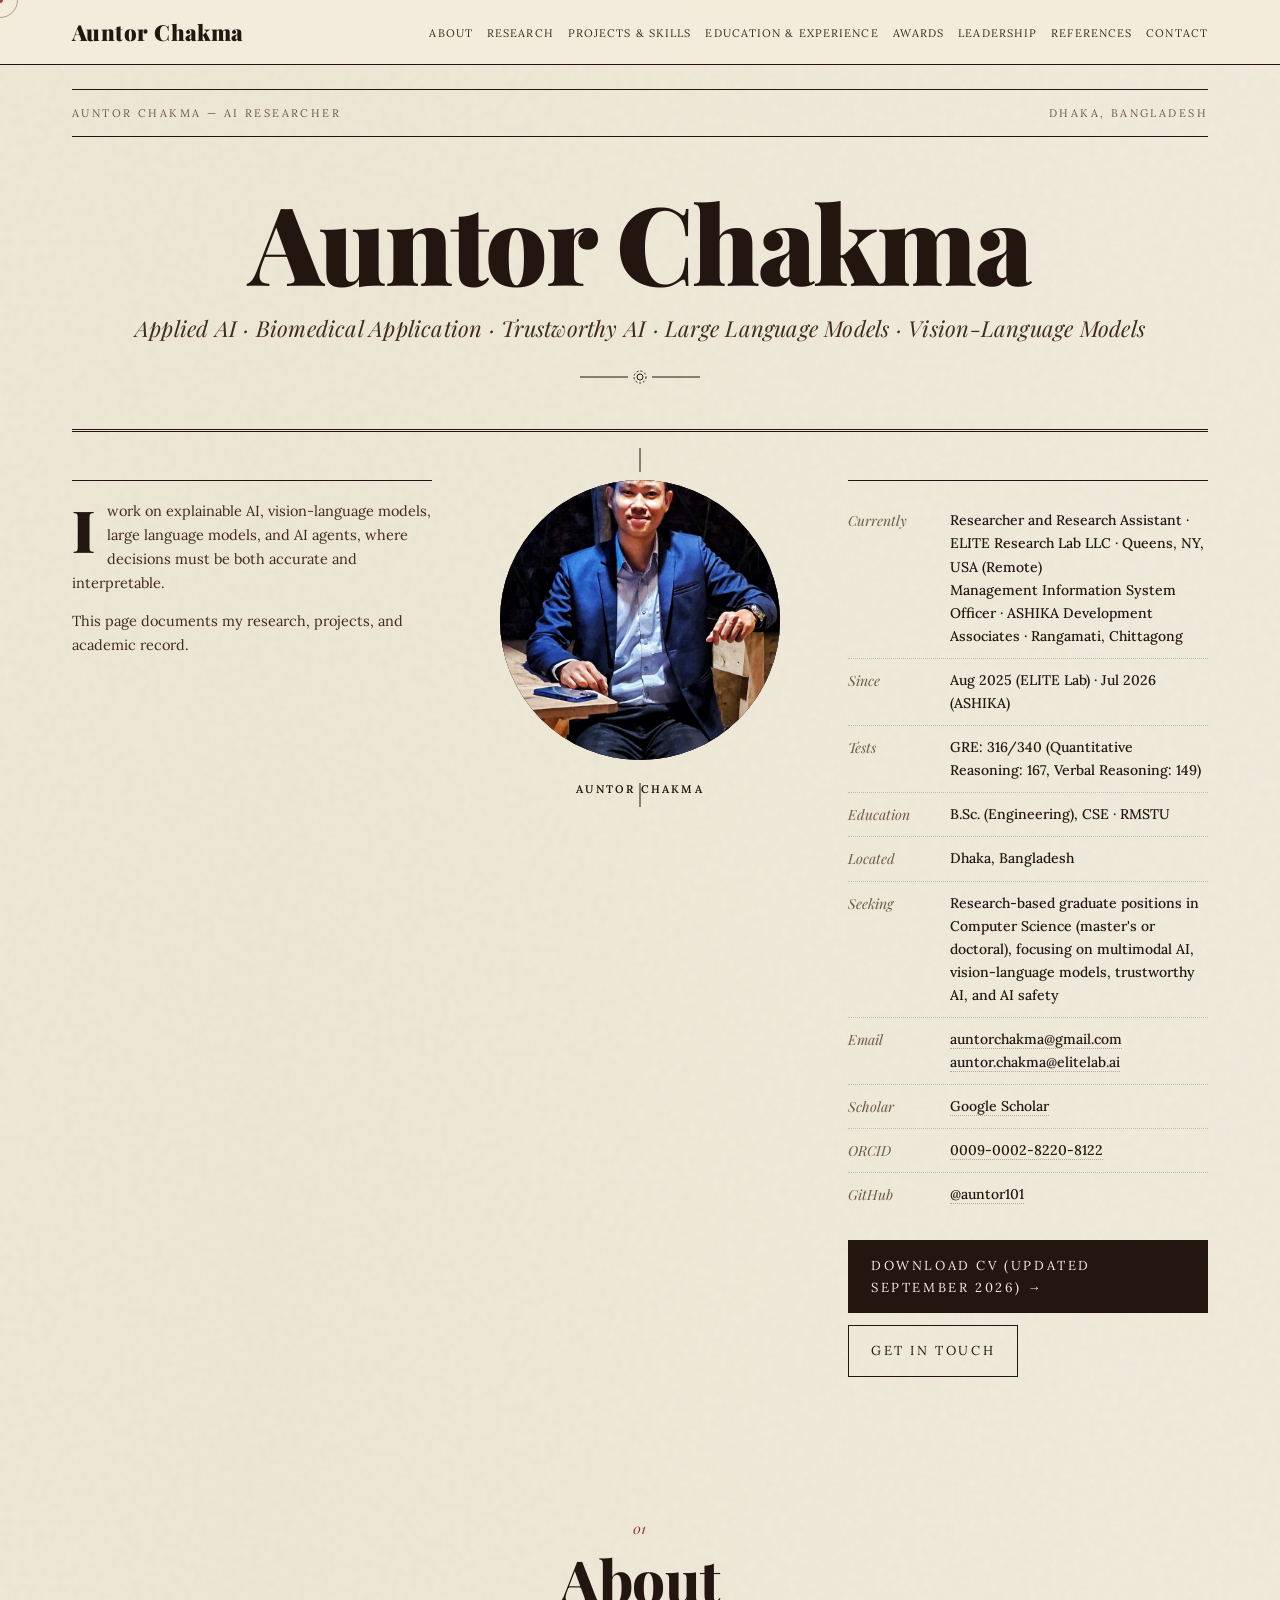
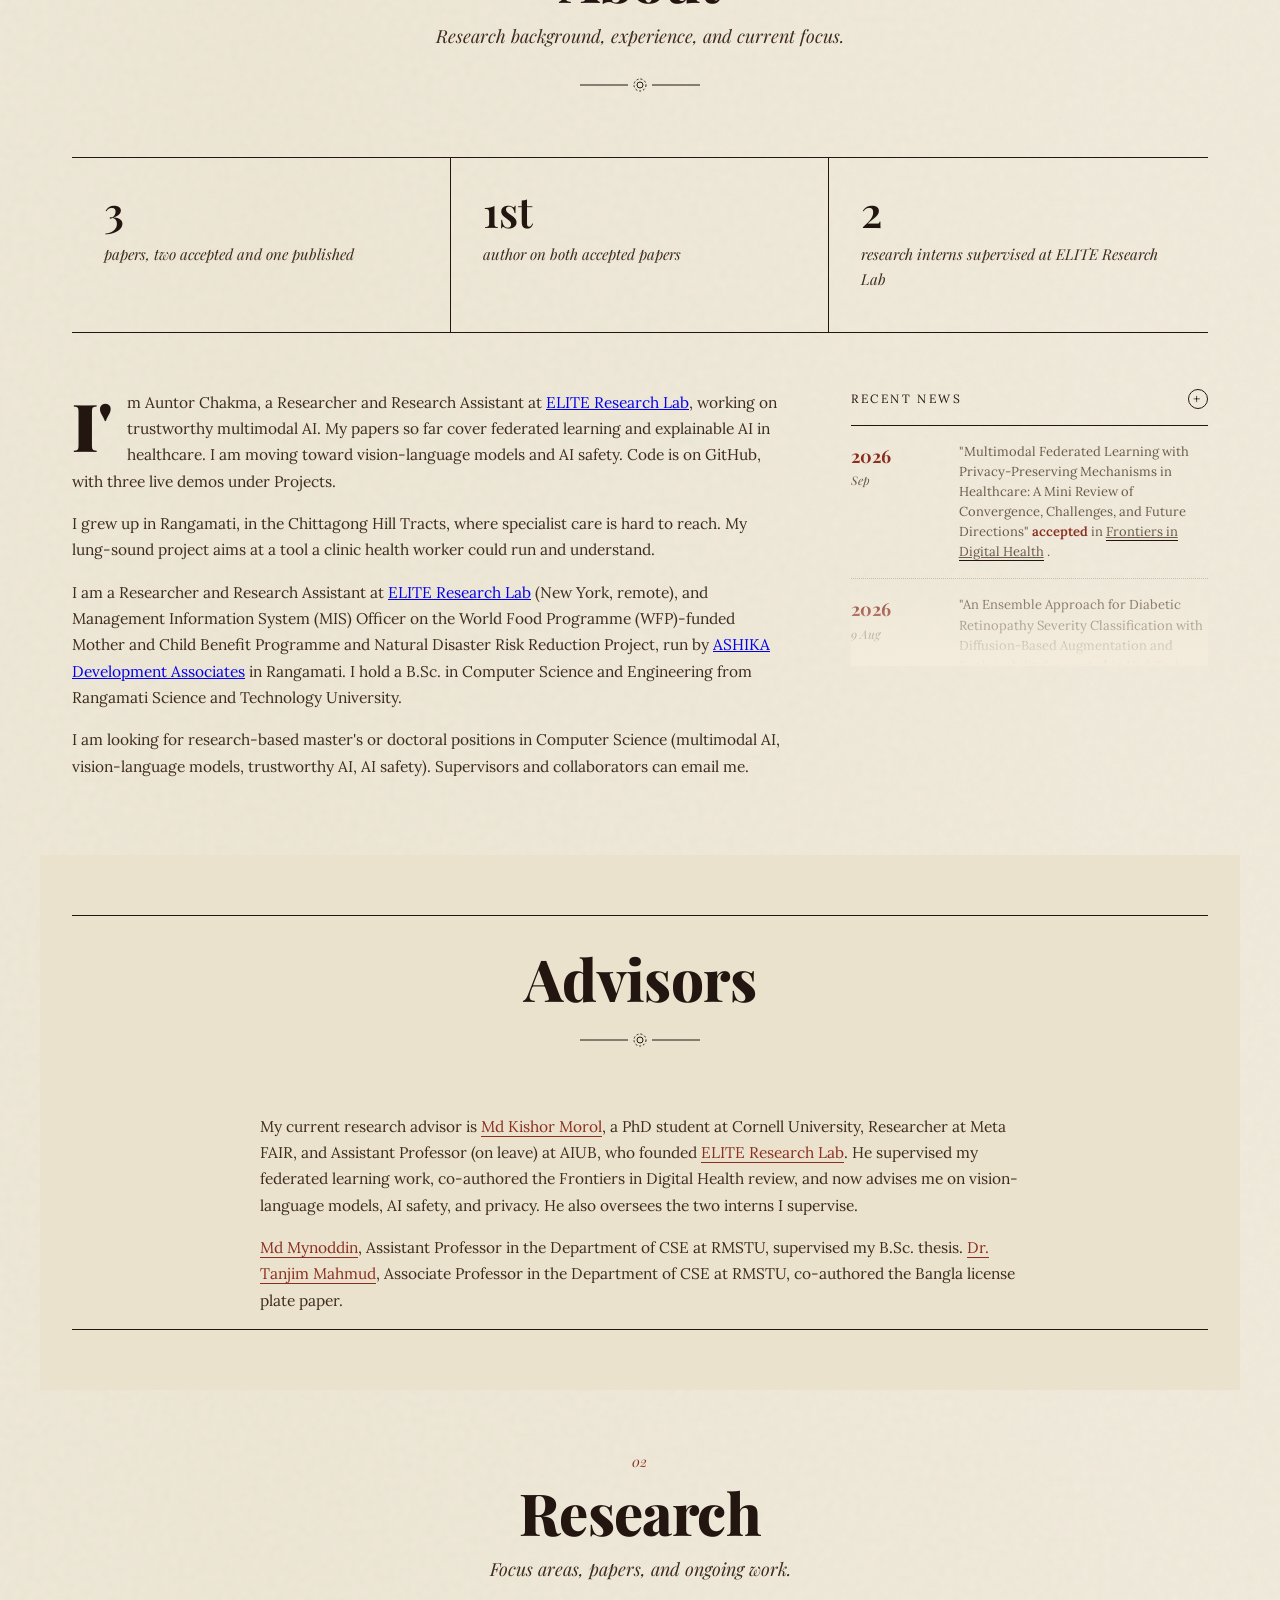
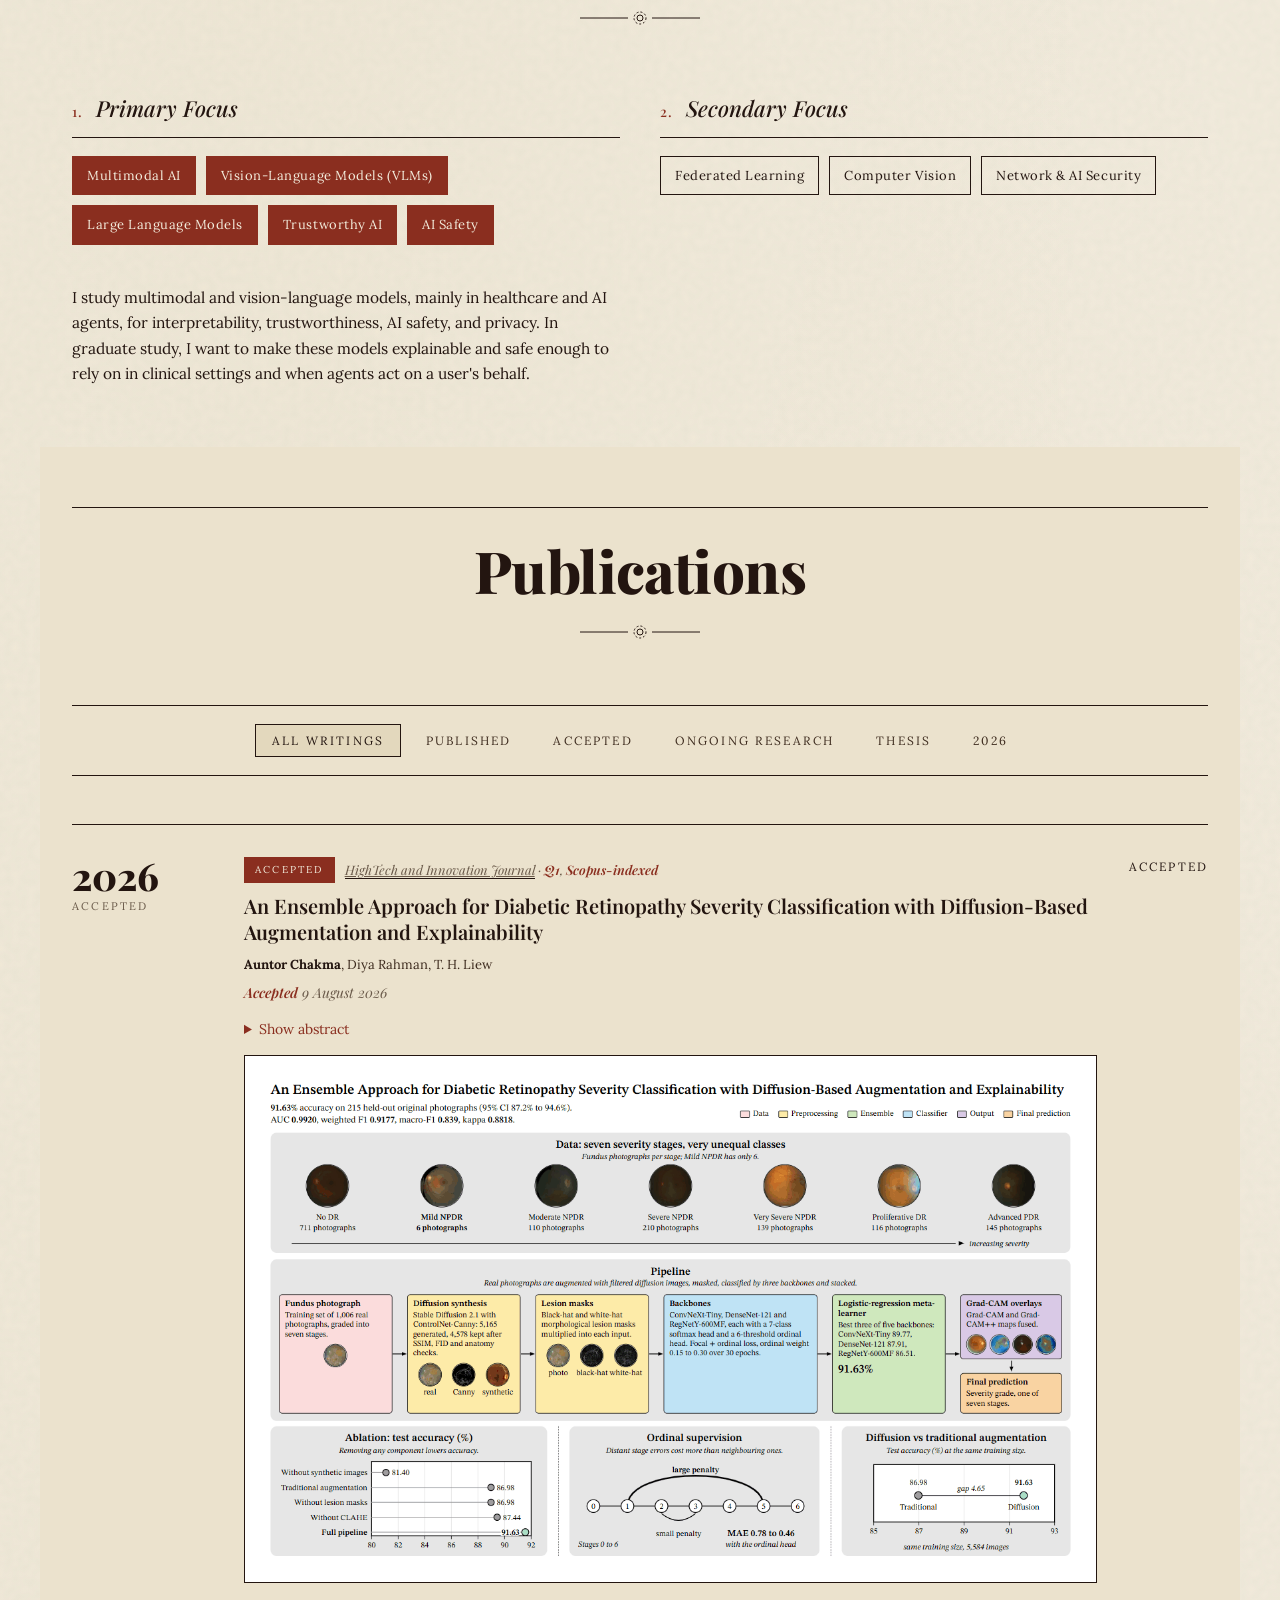
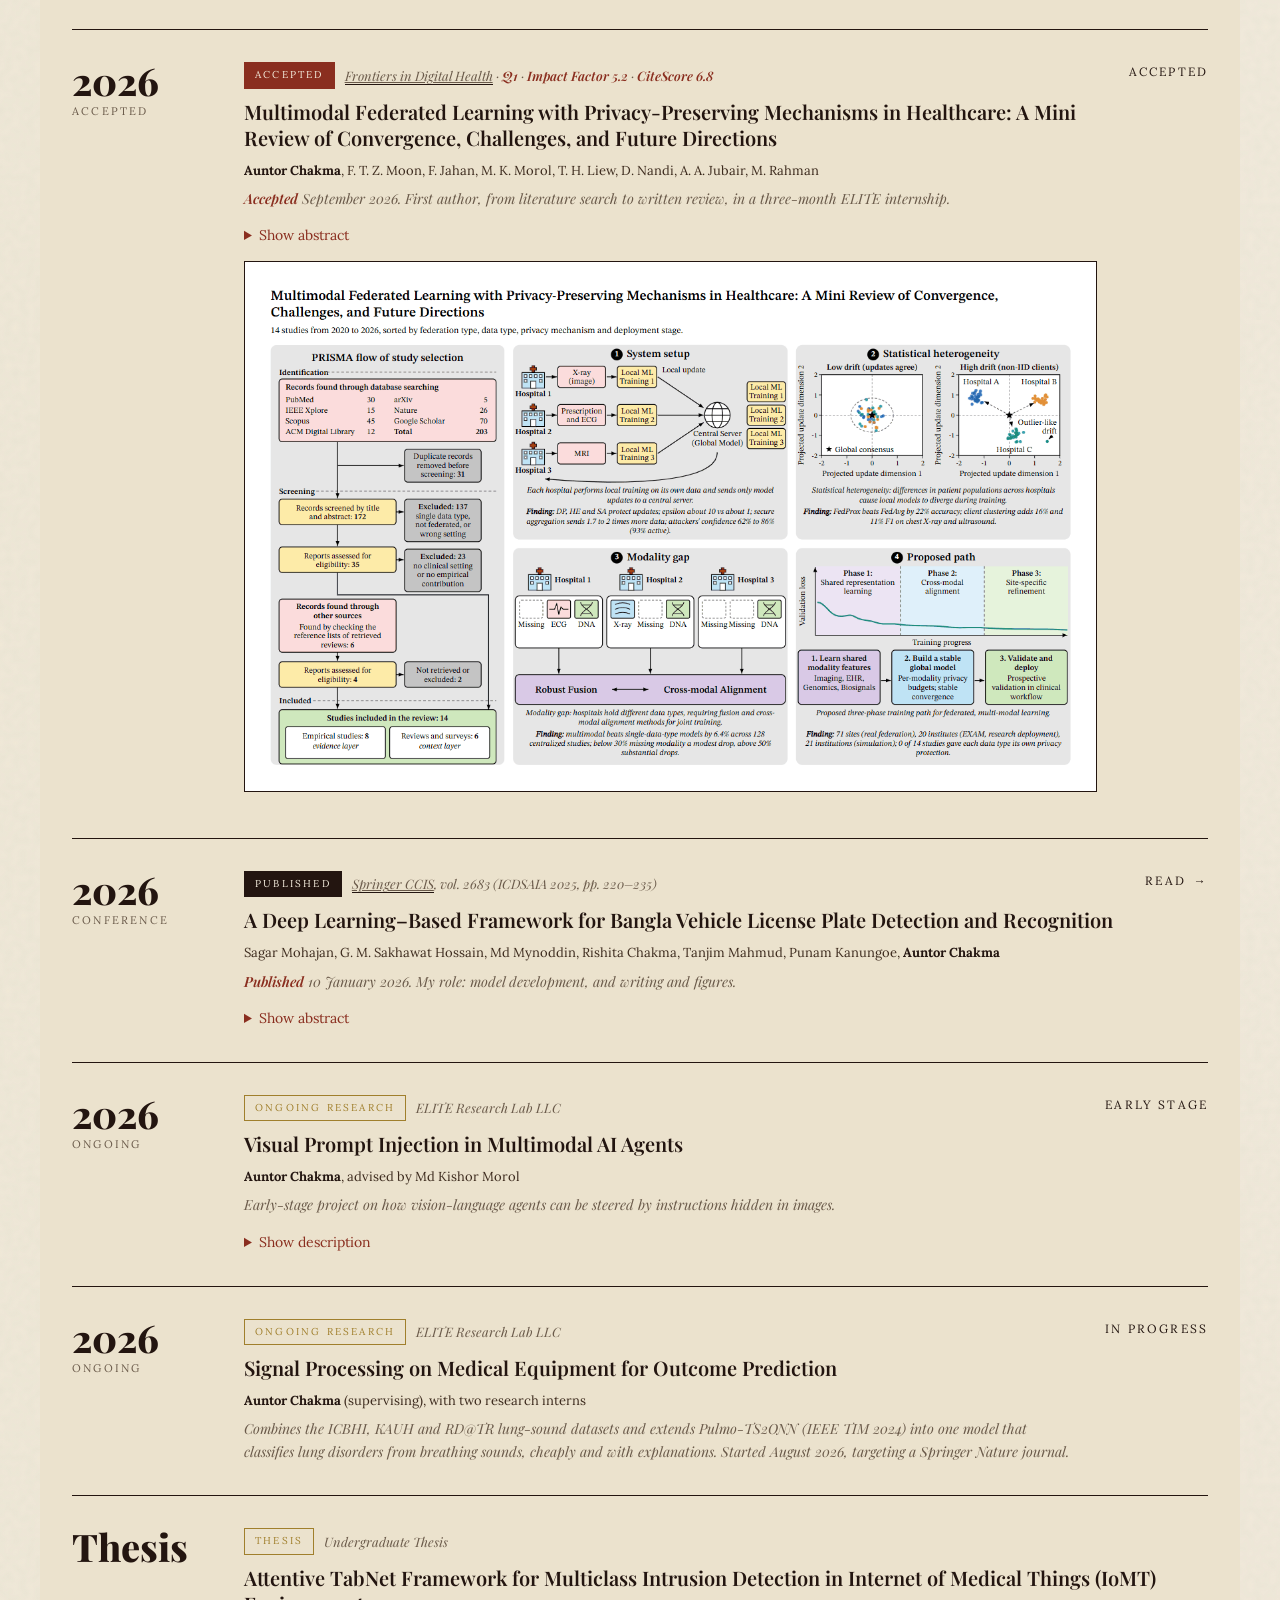
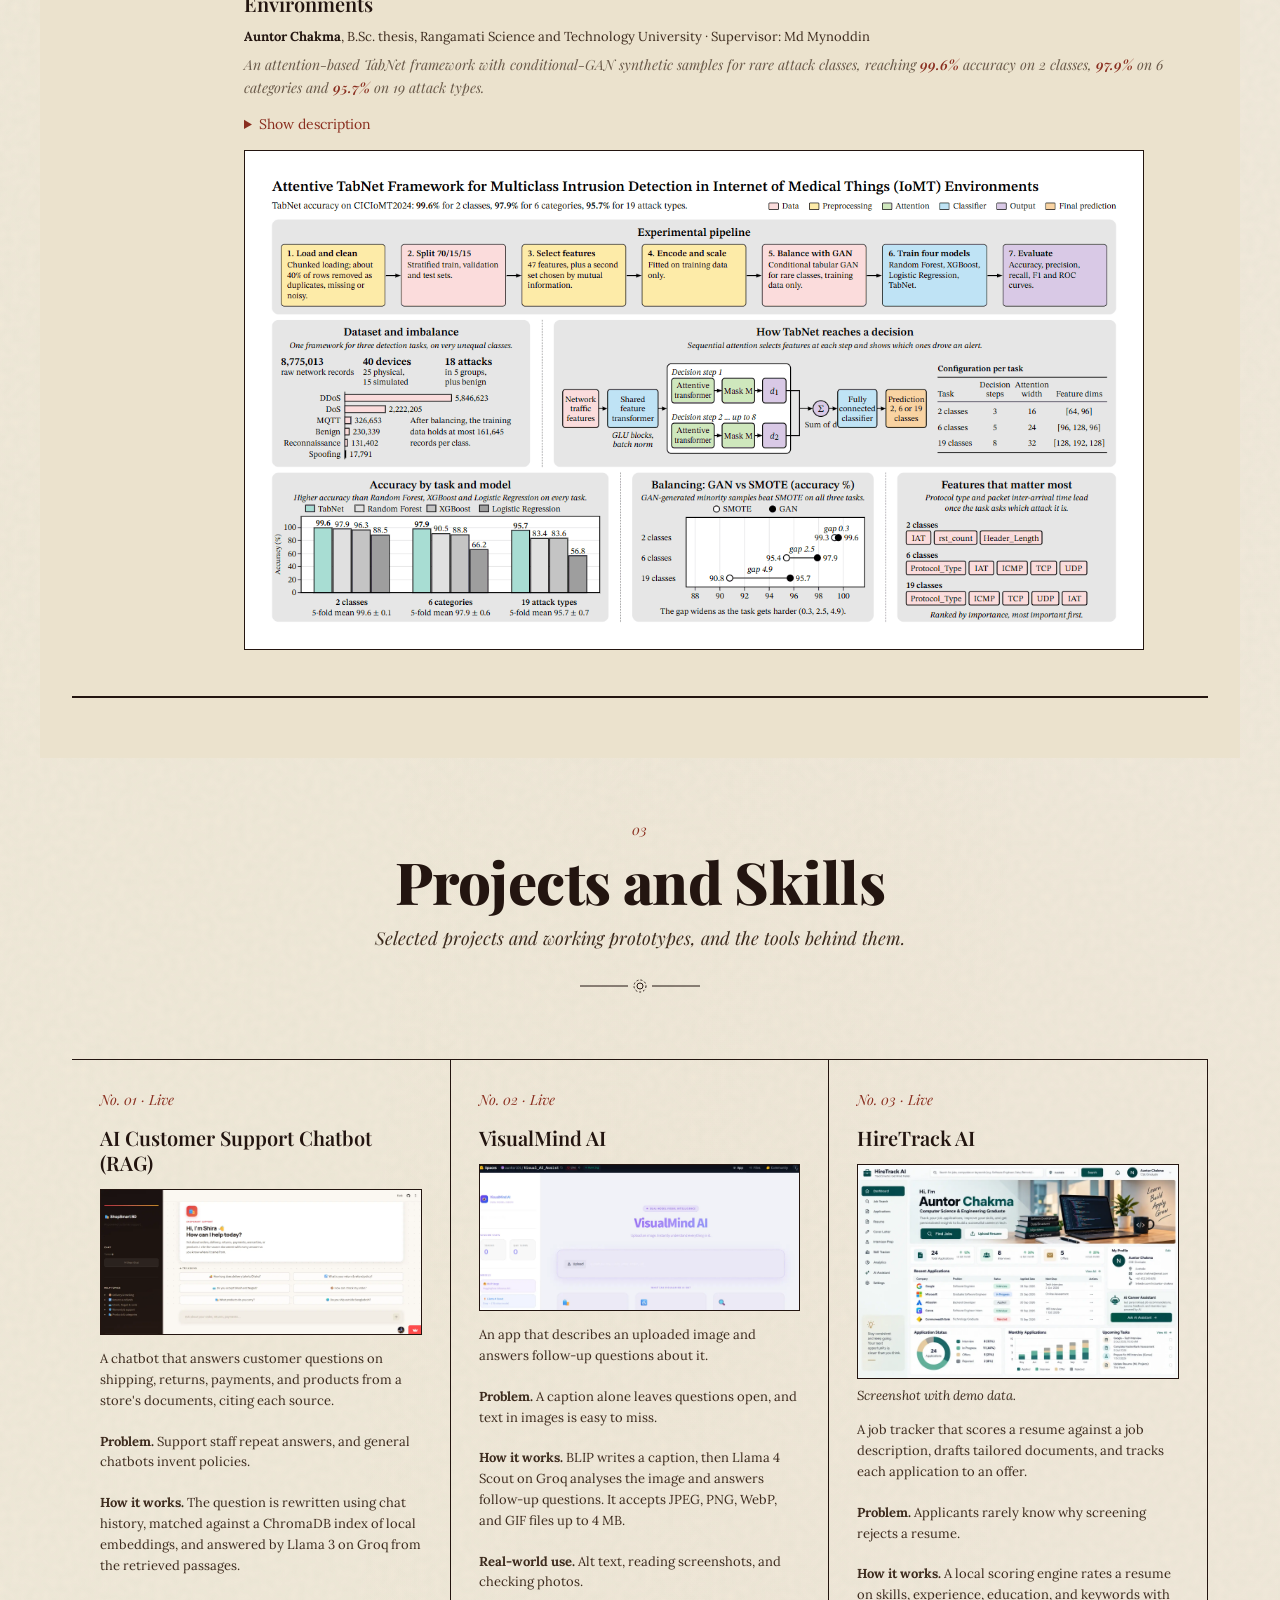
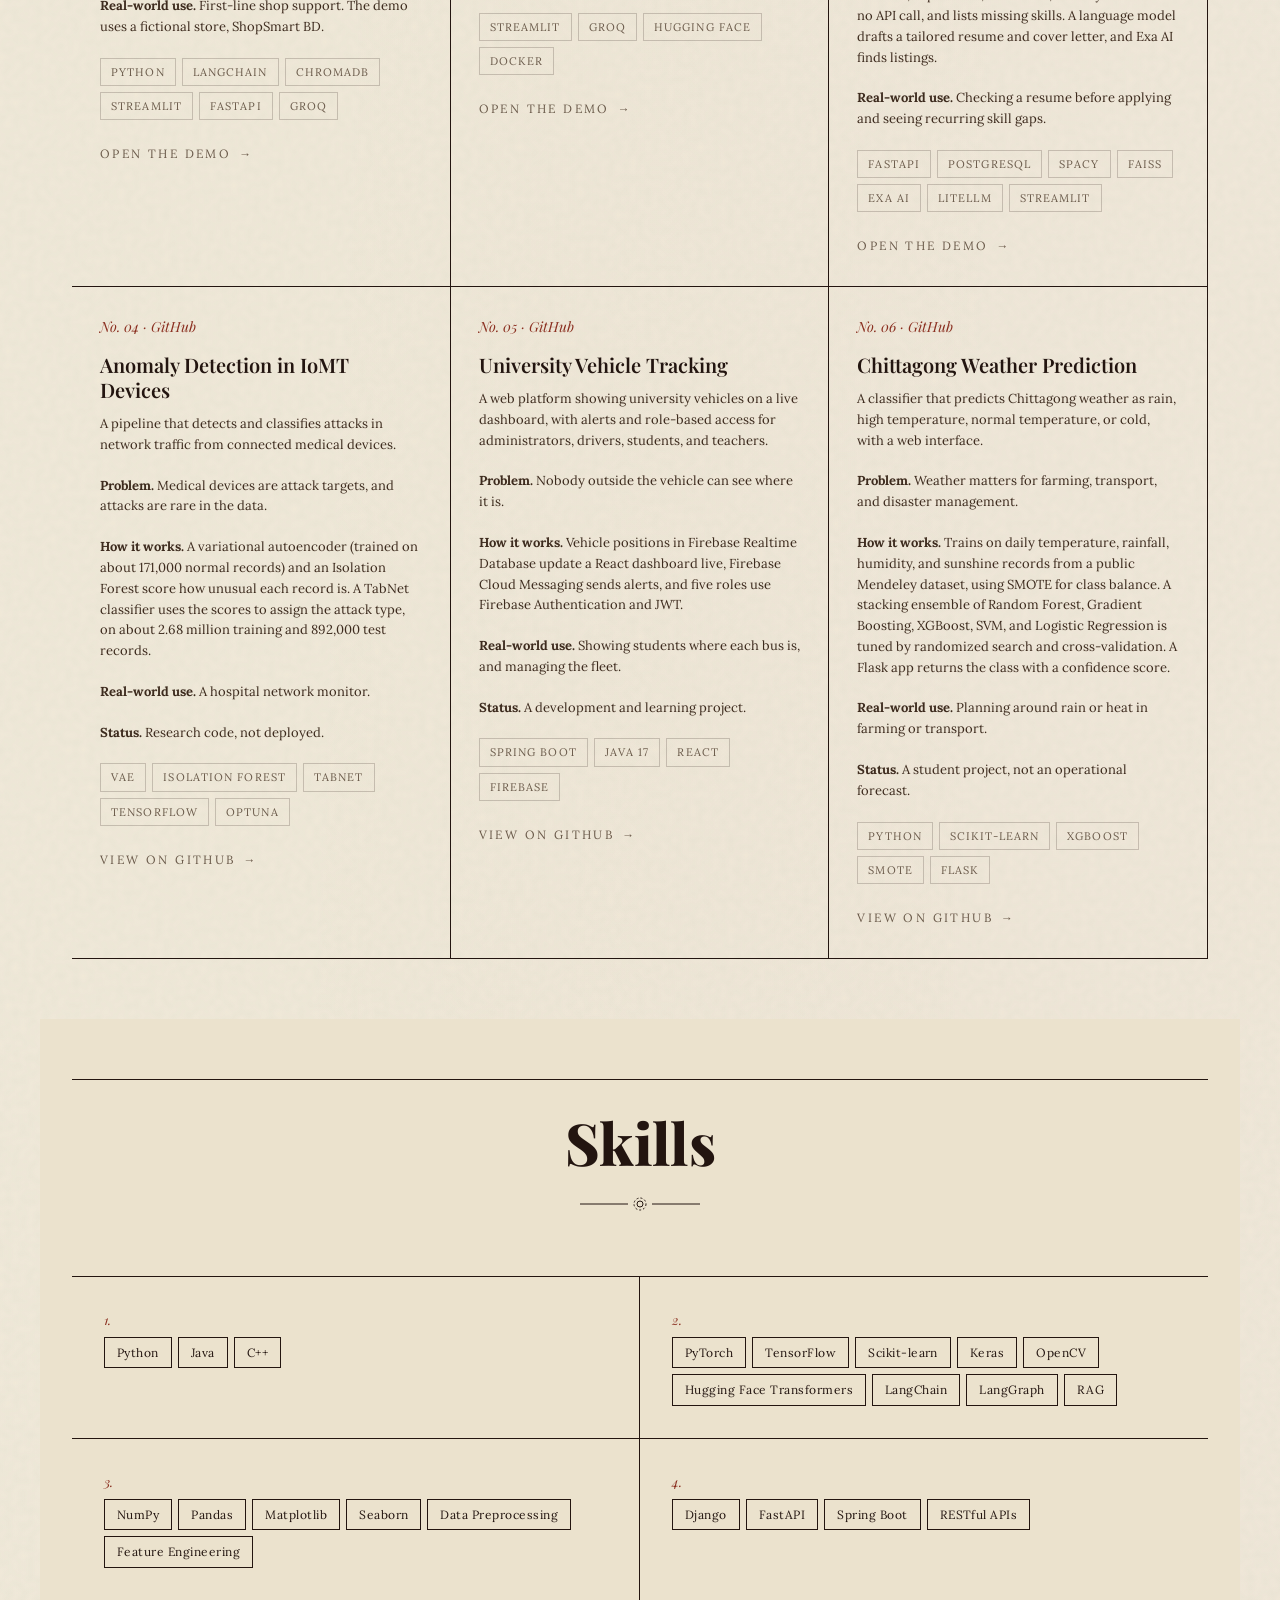
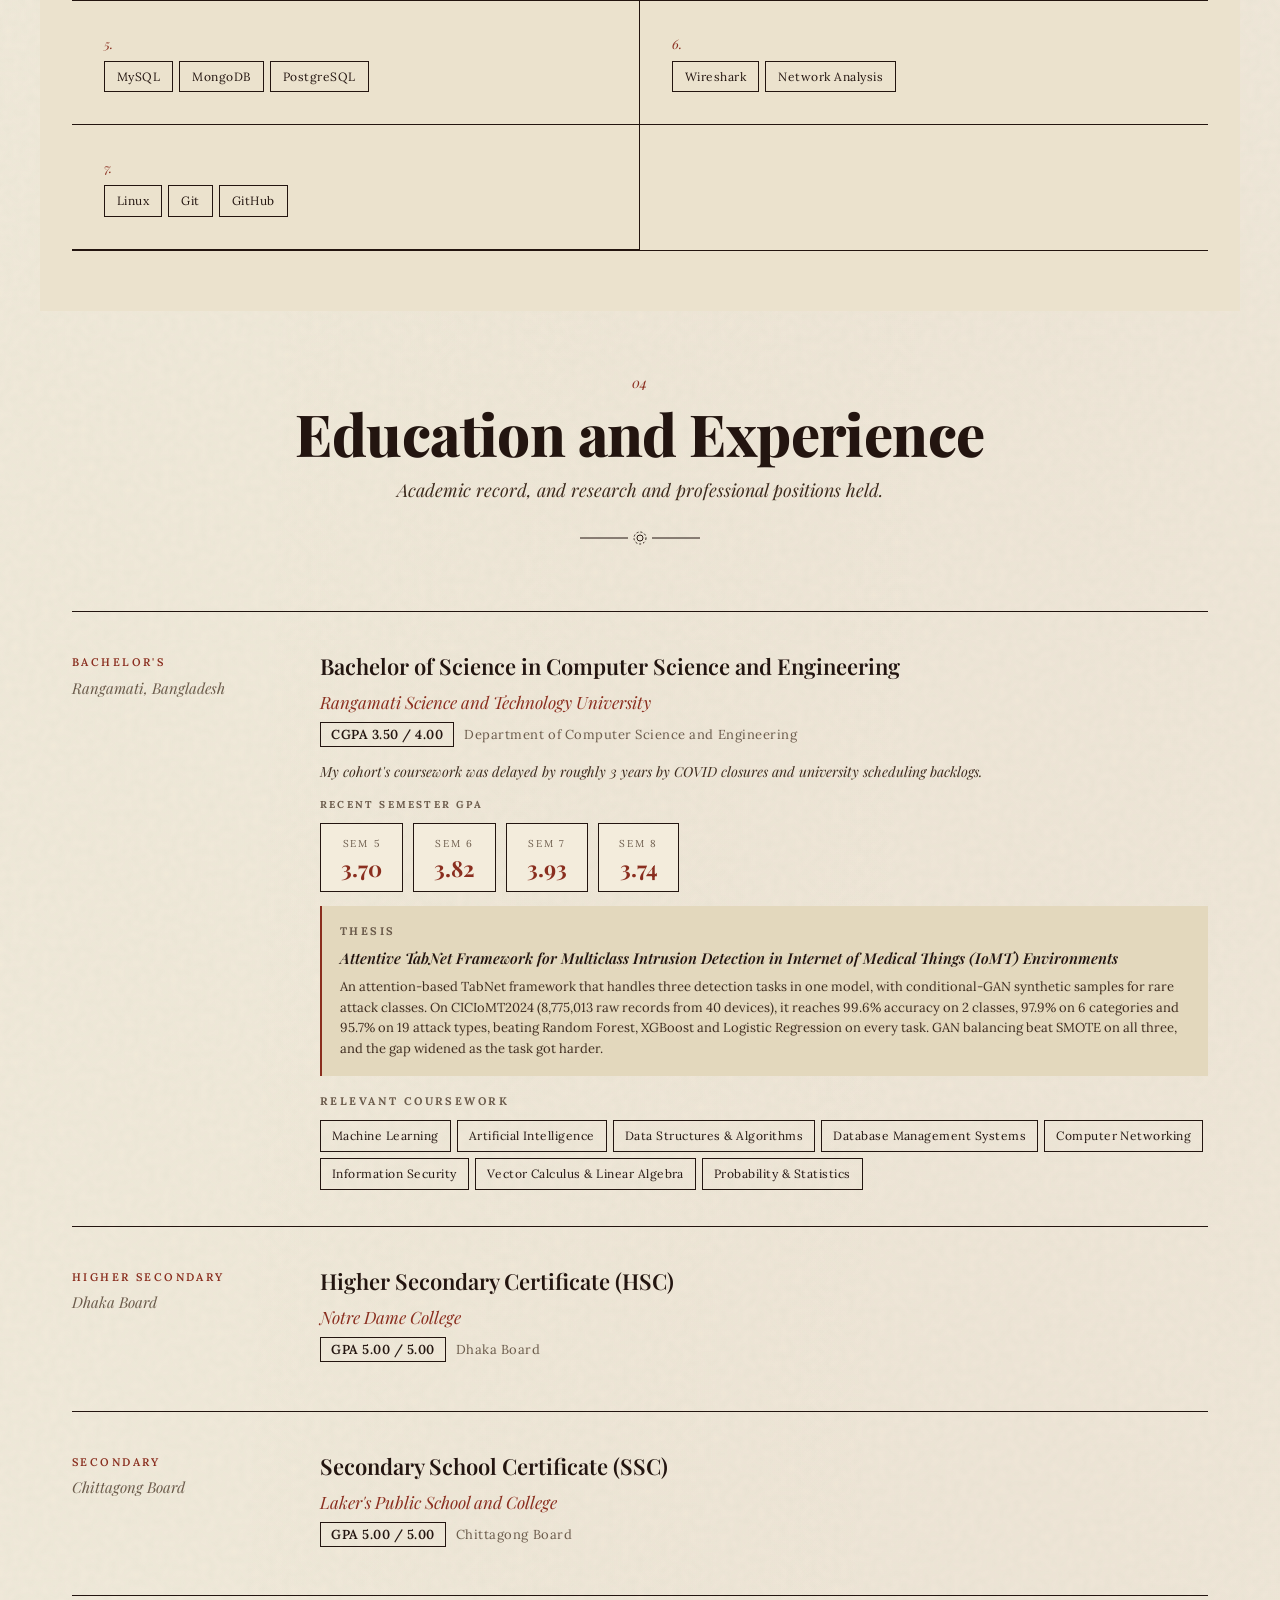
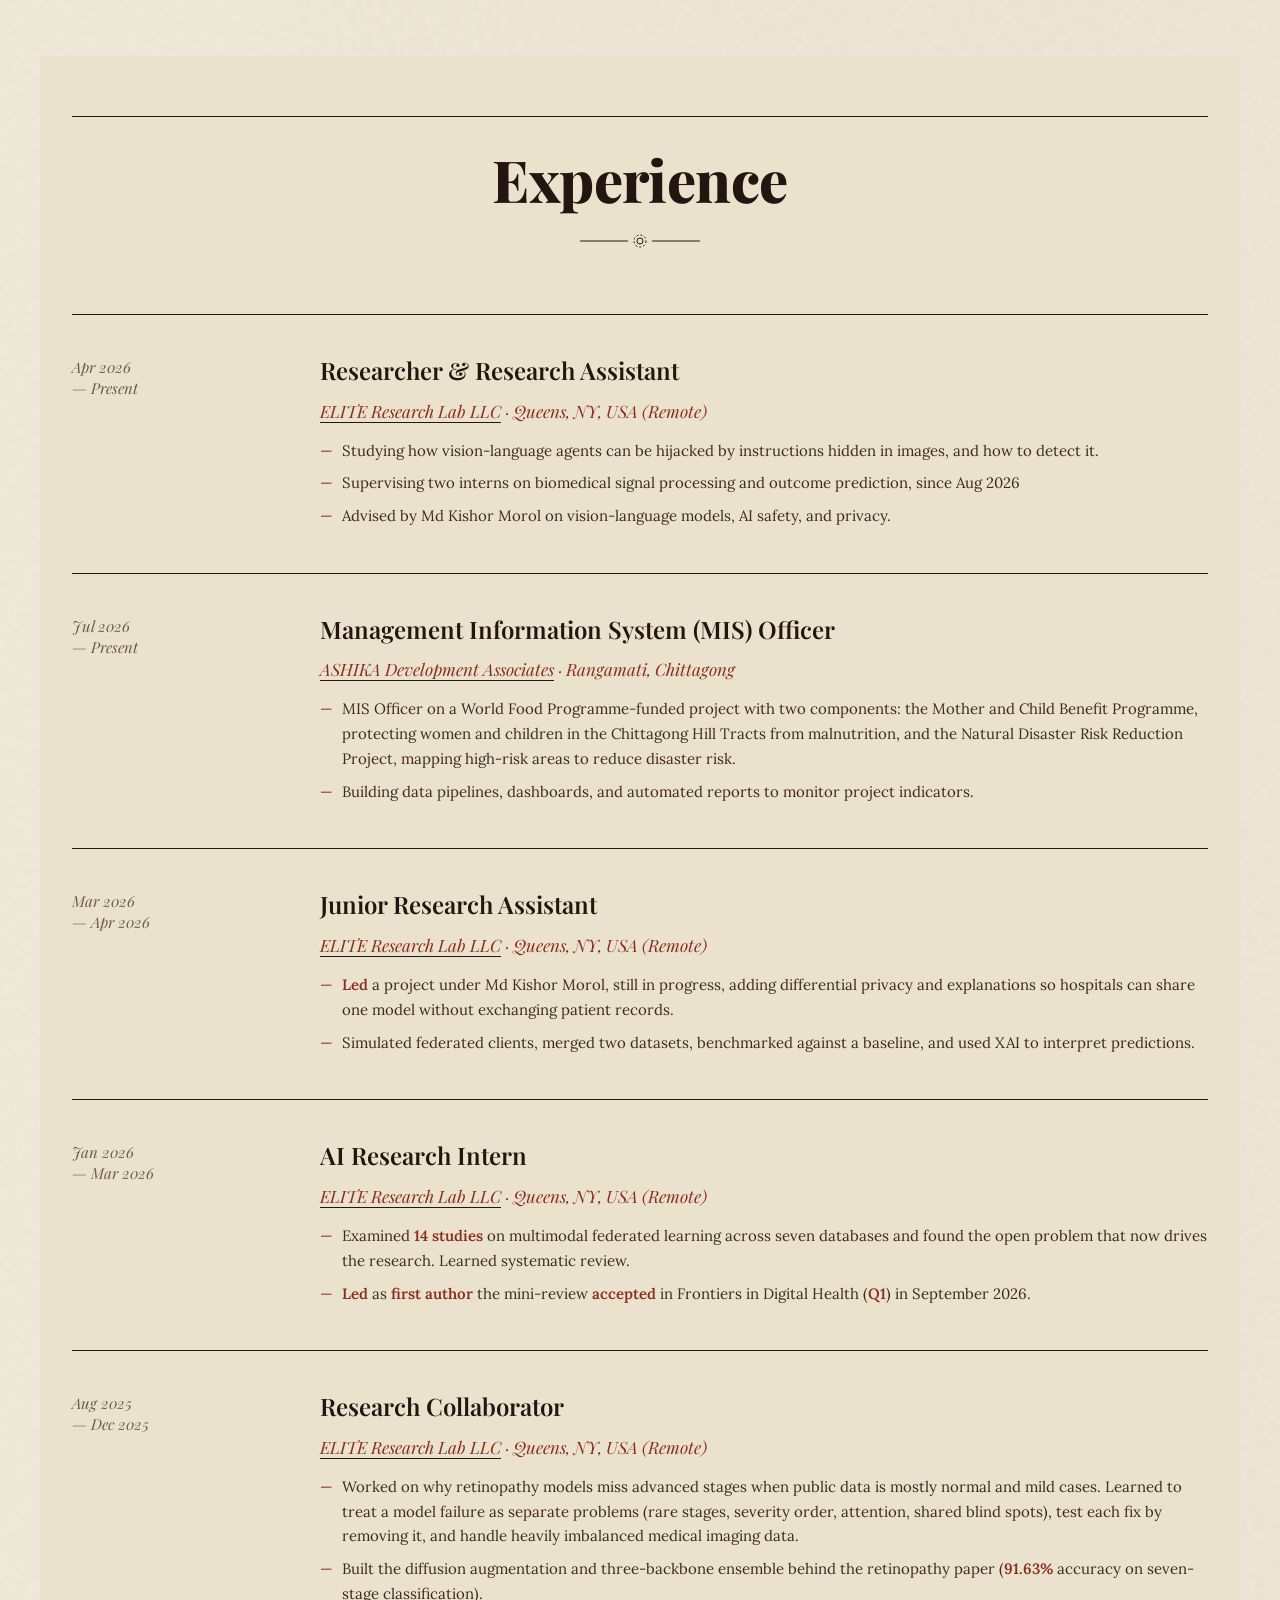
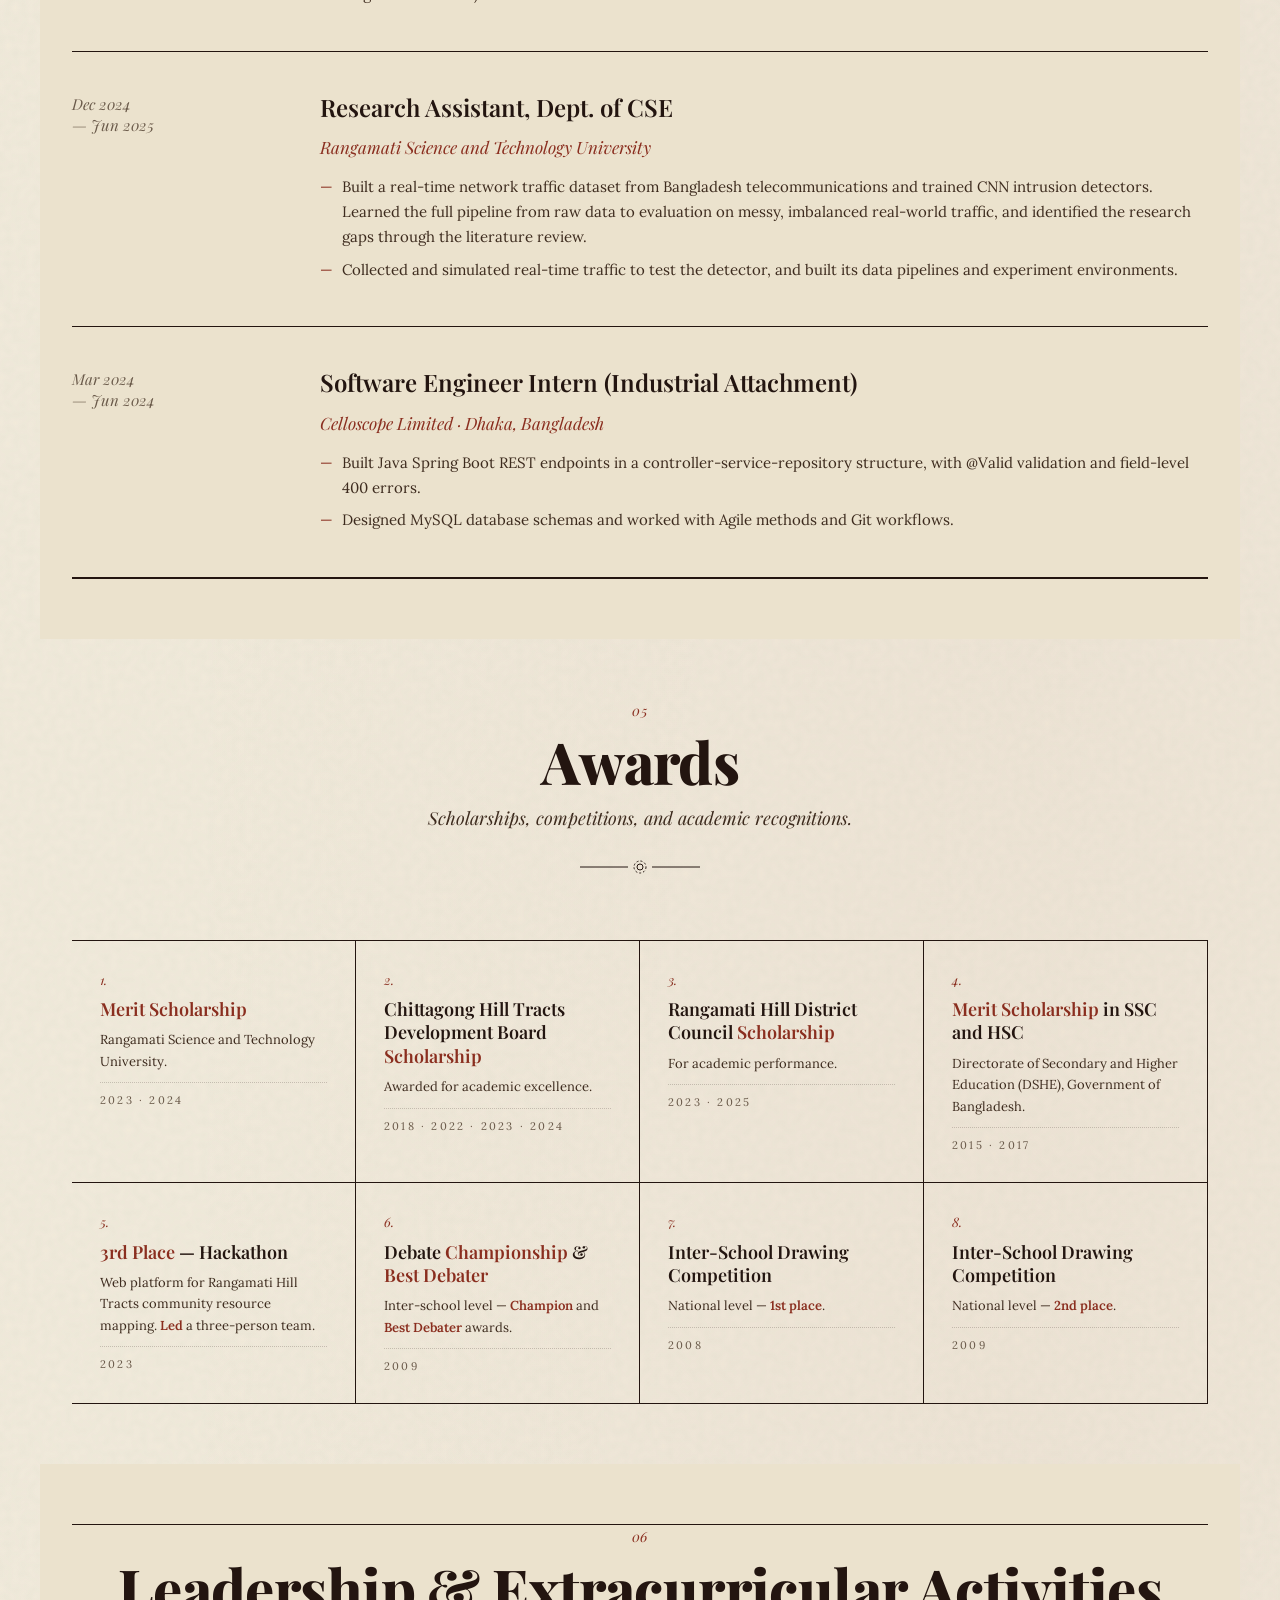
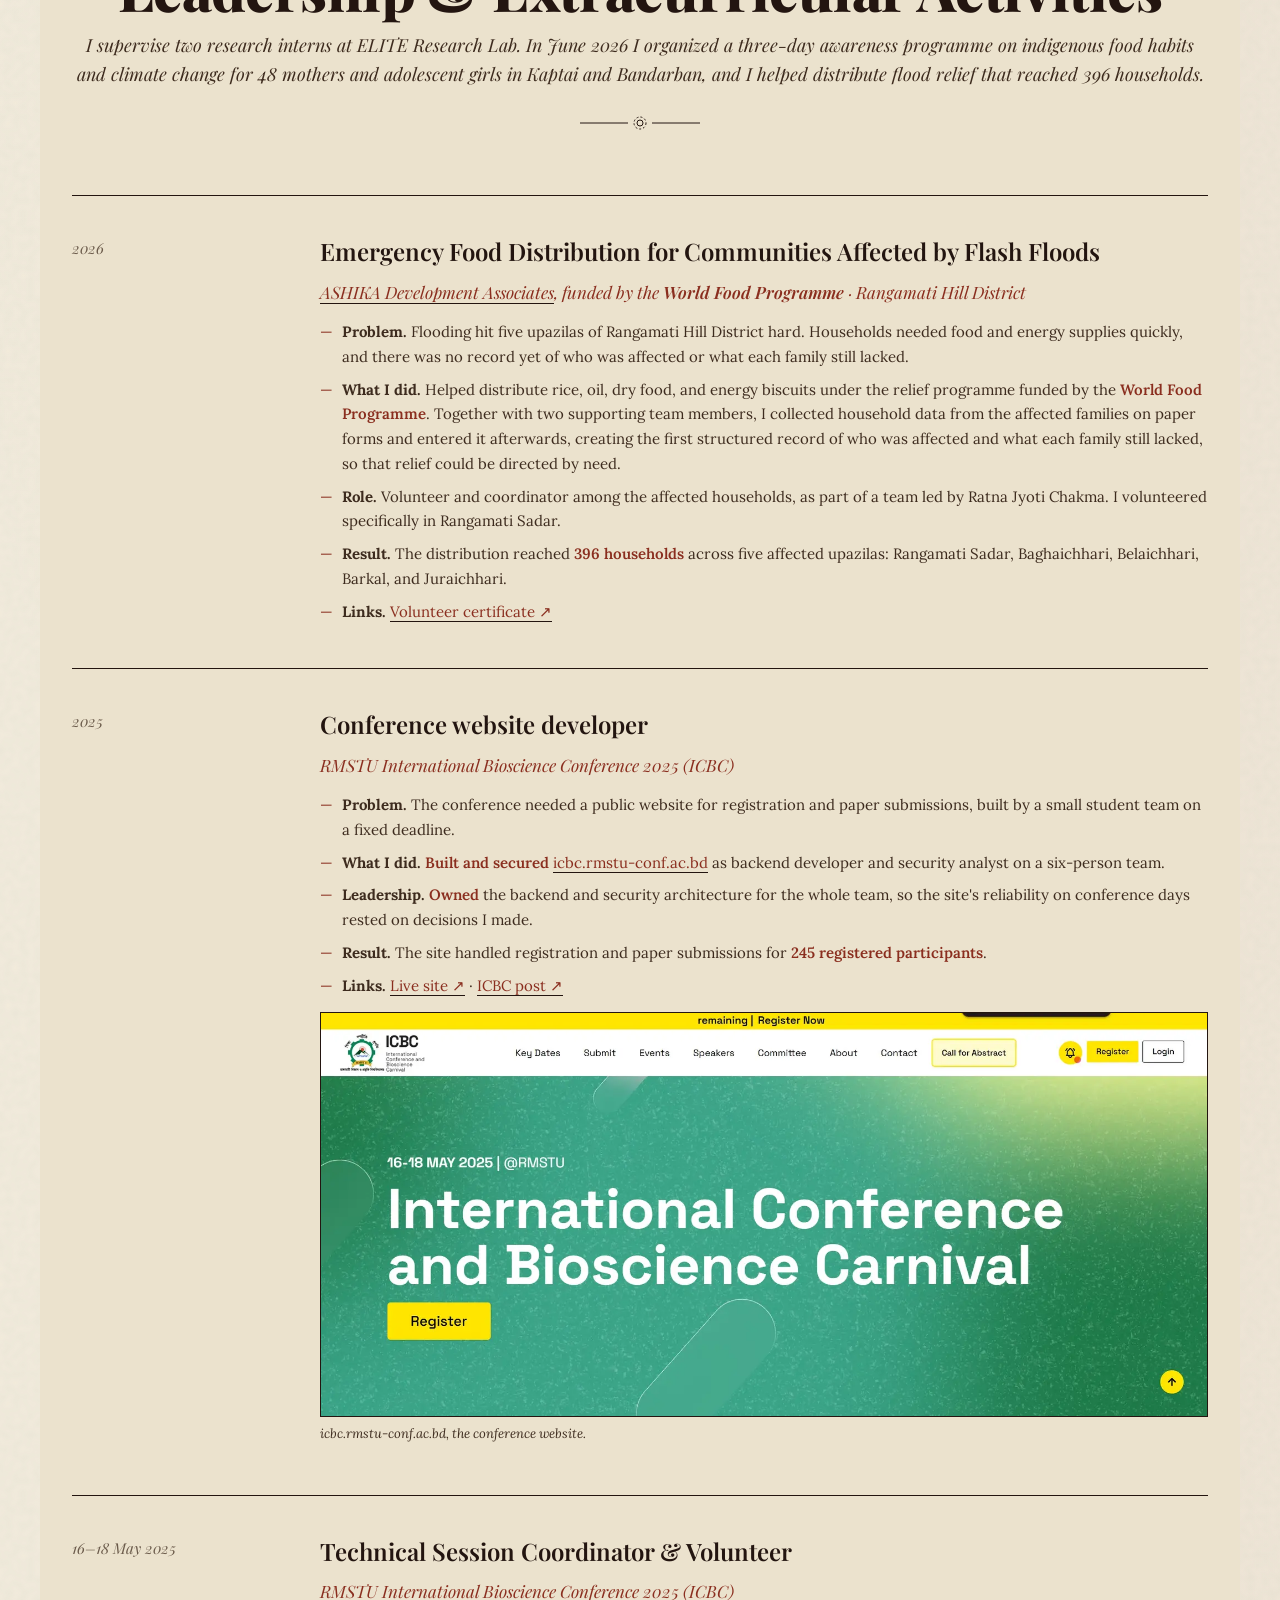
<file: index.html>
<!DOCTYPE html>

<html lang="en"><head>
<meta charset="utf-8"/>
<meta content="width=device-width, initial-scale=1.0" name="viewport"/>
<title>Auntor Chakma · AI Researcher</title>
<link href="https://fonts.googleapis.com" rel="preconnect"/>
<link crossorigin="" href="https://fonts.gstatic.com" rel="preconnect"/>
<link href="https://fonts.googleapis.com/css2?family=Lora:ital,wght@0,400;0,500;0,600;0,700;1,400;1,500;1,600&amp;family=Playfair+Display:ital,wght@0,400;0,500;0,600;0,700;0,800;0,900;1,400;1,700&amp;display=swap" rel="stylesheet"/>
<link href="assets/css/main.css?v=4" rel="stylesheet"/>
</head>
<body>
<!-- Cursor -->
<div class="cursor-ring" id="cursorRing"></div>
<div class="cursor-dot" id="cursorDot"></div>
<!-- Progress -->
<div class="progress" id="progress"></div>
<nav aria-label="Primary" class="masthead">
<div class="masthead-inner">
<a class="brand" href="index.html">Auntor Chakma</a>
<button aria-label="Toggle menu" class="nav-toggle" data-hover="" id="navToggle"><span></span><span></span><span></span></button>
<ul class="nav-links" id="navLinks"><li><a data-nav="" href="#about">About</a></li><li><a data-nav="" href="#research">Research</a></li><li><a data-nav="" href="#projects">Projects &amp; Skills</a></li><li><a data-nav="" href="#education">Education &amp; Experience</a></li><li><a data-nav="" href="#awards">Awards</a></li><li><a data-nav="" href="#leadership">Leadership</a></li><li><a data-nav="" href="#references">References</a></li><li><a data-nav="" href="#contact">Contact</a></li></ul>
</div>
</nav>
<header class="hero" id="top">
<div class="dateline">
<span>Auntor Chakma — AI Researcher</span>
<span>Dhaka, Bangladesh</span>
</div>
<div class="nameplate">
<h1>Auntor Chakma</h1>
<div class="subhead">Applied AI · Biomedical Application · Trustworthy AI · Large Language Models · Vision-Language Models</div>
<svg class="ornament" fill="none" stroke="currentColor" stroke-width="1" viewbox="0 0 120 18">
<line x1="0" x2="48" y1="9" y2="9"></line>
<circle cx="60" cy="9" r="3"></circle>
<circle cx="60" cy="9" r="6" stroke-dasharray="2 2"></circle>
<line x1="72" x2="120" y1="9" y2="9"></line>
</svg>
</div>
<div class="hero-grid">
<div class="lede">
<p>I work on explainable AI, vision-language models, large language models, and AI agents, where decisions must be both accurate and interpretable.</p>
<p>This page documents my research, projects, and academic record.</p>
</div>
<div class="portrait" data-hover="">
<div class="portrait-frame">
<img alt="Auntor Chakma" src="assets/uploads/Auntor.PNG.jpeg"/>
</div>
<div class="portrait-cap">
<strong>Auntor Chakma</strong>
</div>
</div>
<div class="details">
<dl>
<div class="detail-row"><dt>Currently</dt><dd>Researcher and Research Assistant · ELITE Research Lab LLC · Queens, NY, USA (Remote)<br/>Management Information System Officer · ASHIKA Development Associates · Rangamati, Chittagong</dd></div>
<div class="detail-row"><dt>Since</dt><dd>Aug 2025 (ELITE Lab) · Jul 2026 (ASHIKA)</dd></div>
<div class="detail-row"><dt>Tests</dt><dd>GRE: 316/340 (Quantitative Reasoning: 167, Verbal Reasoning: 149)</dd></div>
<div class="detail-row"><dt>Education</dt><dd>B.Sc. (Engineering), CSE · RMSTU</dd></div>
<div class="detail-row"><dt>Located</dt><dd>Dhaka, Bangladesh</dd></div>
<div class="detail-row"><dt>Seeking</dt><dd>Research-based graduate positions in Computer Science (master's or doctoral), focusing on multimodal AI, vision-language models, trustworthy AI, and AI safety</dd></div>
<div class="detail-row"><dt>Email</dt><dd><a href="mailto:auntorchakma@gmail.com">auntorchakma@gmail.com</a><br/><a href="mailto:auntor.chakma@elitelab.ai">auntor.chakma@elitelab.ai</a></dd></div>
<div class="detail-row"><dt>Scholar</dt><dd><a href="https://scholar.google.com/citations?user=zhwU8sUAAAAJ&amp;hl=en" rel="noopener" target="_blank">Google Scholar</a></dd></div>
<div class="detail-row"><dt>ORCID</dt><dd><a href="https://orcid.org/0009-0002-8220-8122" rel="noopener" target="_blank">0009-0002-8220-8122</a></dd></div>
<div class="detail-row"><dt>GitHub</dt><dd><a href="https://github.com/auntor101" rel="noopener" target="_blank">@auntor101</a></dd></div>
</dl>
<div class="hero-cta">
<a class="btn solid" data-hover="" href="assets/uploads/Auntor_Chakma.pdf" rel="noopener" target="_blank"><span>Download CV (Updated September 2026) →</span></a>
<a class="btn" data-hover="" href="#contact"><span>Get in Touch</span></a>
</div>
</div>
</div>
</header>
<section class="chapter" id="about">
<div class="chapter-header reveal">
<div class="chapter-no">01</div>
<h2 class="chapter-title">About</h2>
<div class="chapter-sub">Research background, experience, and current focus.</div>
<svg class="ornament" fill="none" stroke="currentColor" stroke-width="1" viewbox="0 0 120 18">
<line x1="0" x2="48" y1="9" y2="9"></line><circle cx="60" cy="9" r="3"></circle><circle cx="60" cy="9" r="6" stroke-dasharray="2 2"></circle><line x1="72" x2="120" y1="9" y2="9"></line>
</svg>
</div>
<div class="refs-grid stats">
<div class="ref-card reveal"><h4>3</h4><div class="ttl">papers, two accepted and one published</div></div>
<div class="ref-card reveal reveal-delay-1"><h4>1st</h4><div class="ttl">author on both accepted papers</div></div>
<div class="ref-card reveal reveal-delay-2"><h4>2</h4><div class="ttl">research interns supervised at ELITE Research Lab</div></div>
</div>
<div class="about-grid">
<div class="bio-prose reveal">
<p>I'm Auntor Chakma, a Researcher and Research Assistant at <a href="https://elitelab.ai/" rel="noopener" target="_blank">ELITE Research Lab</a>, working on trustworthy multimodal AI. My papers so far cover federated learning and explainable AI in healthcare. I am moving toward vision-language models and AI safety. Code is on GitHub, with three live demos under Projects.</p>
<p>I grew up in Rangamati, in the Chittagong Hill Tracts, where specialist care is hard to reach. My lung-sound project aims at a tool a clinic health worker could run and understand.</p>

<p>I am a Researcher and Research Assistant at <a href="https://elitelab.ai/" rel="noopener" target="_blank">ELITE Research Lab</a> (New York, remote), and Management Information System (MIS) Officer on the World Food Programme (WFP)-funded Mother and Child Benefit Programme and Natural Disaster Risk Reduction Project, run by <a href="https://ashikacht.org/" rel="noopener" target="_blank">ASHIKA Development Associates</a> in Rangamati. I hold a B.Sc. in Computer Science and Engineering from Rangamati Science and Technology University.</p>
<p>I am looking for research-based master's or doctoral positions in Computer Science (multimodal AI, vision-language models, trustworthy AI, AI safety). Supervisors and collaborators can email me.</p>
</div>
<aside class="reveal reveal-delay-1">
<button class="timeline-toggle" data-hover="" id="tlToggle">
<span>Recent News</span>
<span aria-hidden="true" class="plus">+</span>
</button>
<div class="timeline" id="timeline">
<div class="timeline-item"><div class="yr">2026<small>Sep</small></div><div><p>"Multimodal Federated Learning with Privacy-Preserving Mechanisms in Healthcare: A Mini Review of Convergence, Challenges, and Future Directions" <span class="hl">accepted</span> in <a href="https://www.frontiersin.org/journals/digital-health" rel="noopener" style="color:inherit;border-bottom:1px solid var(--rule);" target="_blank">Frontiers in Digital Health</a> .</p></div></div>
<div class="timeline-item"><div class="yr">2026<small>9 Aug</small></div><div><p>"An Ensemble Approach for Diabetic Retinopathy Severity Classification with Diffusion-Based Augmentation and Explainability" <span class="hl">accepted</span> in <a href="https://hightechjournal.org/" rel="noopener" style="color:inherit;border-bottom:1px solid var(--rule);" target="_blank">HighTech and Innovation Journal</a> (<span class="hl">Q1</span>, <span class="hl">Scopus-indexed</span>).</p></div></div>
<div class="timeline-item"><div class="yr">2026<small>Aug</small></div><div><p>Started supervising two research interns on biomedical signal processing at <a href="https://elitelab.ai/" rel="noopener" style="color:inherit;border-bottom:1px solid var(--rule);" target="_blank">ELITE Research Lab</a>.</p></div></div>
<div class="timeline-item"><div class="yr">2026<small>Jul</small></div><div><p>Joined <a href="https://ashikacht.org/" rel="noopener" style="color:inherit;border-bottom:1px solid var(--rule);" target="_blank">ASHIKA Development Associates</a> as MIS Officer on a World Food Programme-funded project with two components, the Mother and Child Benefit Programme and the Natural Disaster Risk Reduction Project, in Rangamati.</p></div></div>
<div class="timeline-item"><div class="yr">2026<small>Apr</small></div><div><p><span class="hl">Promoted</span> to Researcher &amp; Research Assistant at <a href="https://elitelab.ai/" rel="noopener" style="color:inherit;border-bottom:1px solid var(--rule);" target="_blank">ELITE Research Lab</a>.</p></div></div>
<div class="timeline-item"><div class="yr">2026<small>10 Jan</small></div><div><p>"A Deep Learning-Based Framework for Bangla Vehicle License Plate Detection and Recognition" <span class="hl">published</span> in <a href="https://link.springer.com/book/10.1007/978-3-032-11355-9" rel="noopener" style="color:inherit;border-bottom:1px solid var(--rule);" target="_blank">Springer CCIS</a>, vol. 2683.</p></div></div>
<div class="timeline-item"><div class="yr">2026<small>Jan</small></div><div><p>Joined <a href="https://elitelab.ai/" rel="noopener" style="color:inherit;border-bottom:1px solid var(--rule);" target="_blank">ELITE Research Lab</a> as AI Research Intern.</p></div></div>
<div class="timeline-item"><div class="yr">2025<small>Aug – Dec</small></div><div><p>Joined <a href="https://elitelab.ai/" rel="noopener" style="color:inherit;border-bottom:1px solid var(--rule);" target="_blank">ELITE Research Lab</a> as a Research Collaborator.</p></div></div>
<div class="timeline-item"><div class="yr">2025<small>Jun</small></div><div><p>Left my research assistant role at Rangamati Science and Technology University after defending my B.Sc. thesis.</p></div></div>
<div class="timeline-item"><div class="yr">2024<small>Dec</small></div><div><p>Joined Rangamati Science and Technology University as a Research Assistant, building a Bangladeshi telecom traffic dataset to detect malicious traffic.</p></div></div>
</div>
</aside>
</div>
</section>
<section class="chapter alt-bg" id="mentors">
<div class="chapter-header reveal">
<div class="chapter-no"> </div>
<h2 class="chapter-title">Advisors</h2>
<svg class="ornament" fill="none" stroke="currentColor" stroke-width="1" viewbox="0 0 120 18">
<line x1="0" x2="48" y1="9" y2="9"></line><circle cx="60" cy="9" r="3"></circle><circle cx="60" cy="9" r="6" stroke-dasharray="2 2"></circle><line x1="72" x2="120" y1="9" y2="9"></line>
</svg>
</div>
<div class="prose reveal">
<p>My current research advisor is <a href="https://kishormorol.github.io/" rel="noopener" target="_blank">Md Kishor Morol</a>, a PhD student at Cornell University, Researcher at Meta FAIR, and Assistant Professor (on leave) at AIUB, who founded <a href="https://elitelab.ai/" rel="noopener" target="_blank">ELITE Research Lab</a>. He supervised my federated learning work, co-authored the Frontiers in Digital Health review, and now advises me on vision-language models, AI safety, and privacy. He also oversees the two interns I supervise.</p>
<p><a href="https://rmstu.ac.bd/profile/mynoddin" rel="noopener" target="_blank">Md Mynoddin</a>, Assistant Professor in the Department of CSE at RMSTU, supervised my B.Sc. thesis. <a href="https://rmstu.ac.bd/profile/tanjim" rel="noopener" target="_blank">Dr. Tanjim Mahmud</a>, Associate Professor in the Department of CSE at RMSTU, co-authored the Bangla license plate paper.</p>
</div>
</section>
<section class="chapter" id="research">
<div class="chapter-header reveal">
<div class="chapter-no">02</div>
<h2 class="chapter-title">Research</h2>
<div class="chapter-sub">Focus areas, papers, and ongoing work.</div>
<svg class="ornament" fill="none" stroke="currentColor" stroke-width="1" viewbox="0 0 120 18">
<line x1="0" x2="48" y1="9" y2="9"></line><circle cx="60" cy="9" r="3"></circle><circle cx="60" cy="9" r="6" stroke-dasharray="2 2"></circle><line x1="72" x2="120" y1="9" y2="9"></line>
</svg>
</div>
<div class="interests">
<div class="interest-block reveal">
<h3><span class="sn">1.</span> Primary Focus</h3>
<div class="tag-list">
<span class="tag primary" data-hover="">Multimodal AI</span>
<span class="tag primary" data-hover="">Vision-Language Models (VLMs)</span>
<span class="tag primary" data-hover="">Large Language Models</span>
<span class="tag primary" data-hover="">Trustworthy AI</span>
<span class="tag primary" data-hover="">AI Safety</span>
</div>
</div>
<div class="interest-block reveal reveal-delay-1">
<h3><span class="sn">2.</span> Secondary Focus</h3>
<div class="tag-list">
<span class="tag" data-hover="">Federated Learning</span>
<span class="tag" data-hover="">Computer Vision</span>
<span class="tag" data-hover="">Network &amp; AI Security</span>
</div>
</div>
<div class="interest-block reveal">
<p>I study multimodal and vision-language models, mainly in healthcare and AI agents, for interpretability, trustworthiness, AI safety, and privacy. In graduate study, I want to make these models explainable and safe enough to rely on in clinical settings and when agents act on a user's behalf.</p>
</div>
</div>
</section><section class="chapter alt-bg" id="publications">
<div class="chapter-header reveal">
<div class="chapter-no"> </div>
<h2 class="chapter-title">Publications</h2>

<svg class="ornament" fill="none" stroke="currentColor" stroke-width="1" viewbox="0 0 120 18">
<line x1="0" x2="48" y1="9" y2="9"></line><circle cx="60" cy="9" r="3"></circle><circle cx="60" cy="9" r="6" stroke-dasharray="2 2"></circle><line x1="72" x2="120" y1="9" y2="9"></line>
</svg>
</div>
<div class="pub-filters reveal" role="tablist">
<button class="filter-btn active" data-filter="all" data-hover="">All Writings</button>
<button class="filter-btn" data-filter="published" data-hover="">Published</button>
<button class="filter-btn" data-filter="accepted" data-hover="">Accepted</button>
<button class="filter-btn" data-filter="ongoing" data-hover="">Ongoing Research</button>
<button class="filter-btn" data-filter="thesis" data-hover="">Thesis</button>
<button class="filter-btn" data-filter="2026" data-hover="">2026</button>
</div>
<div class="publications" id="pubs">
<article class="pub-card reveal" data-hover="" data-status="accepted" data-year="2026">
<div class="pub-year">2026<small>Accepted</small></div>
<div>
<div class="pub-meta">
<span class="pub-badge accepted">Accepted</span>
<span class="pub-type"><a href="https://hightechjournal.org/" rel="noopener" style="color:inherit;border-bottom:1px solid var(--rule);" target="_blank">HighTech and Innovation Journal</a> · <span class="hl">Q1</span>, <span class="hl">Scopus-indexed</span></span>
</div>
<h3>An Ensemble Approach for Diabetic Retinopathy Severity Classification with Diffusion-Based Augmentation and Explainability</h3>
<p class="pub-authors"><strong>Auntor Chakma</strong>, Diya Rahman, T. H. Liew</p>
<p class="pub-venue"><span class="hl">Accepted</span> 9 August 2026</p>
<details class="writeup">
<summary>Show abstract</summary>
<p>Public fundus-image datasets are dominated by normal and mild cases, so models trained on them read common stages well but miss advanced disease, the stages where a missed reading matters most. This paper treats that failure as four separate problems rather than one: too few examples of rare stages, a severity scale that ordinary classifiers treat as unrelated categories, no way to check where a model is actually looking, and single models that share the same blind spots. Each gets its own fix: Stable Diffusion 2.1 with ControlNet generates additional minority-class images, an ordinal loss teaches the model that stages progress rather than sit as unrelated labels, lesion masks direct attention during training rather than only explaining it afterward, and three architecturally different backbones are combined through a learned meta-learner instead of a fixed voting rule. On 1,437 fundus photographs from Hospital de Clínicas, Paraguay, the combination reaches 91.63% accuracy and an AUC of 0.9920 on held-out images, cuts the ordinal model's mean error from 0.78 to 0.46 stages, and, at matched training-set size, beats standard image augmentation by 4.65% absolute accuracy. To our knowledge, no prior published pipeline combines all four elements for seven-stage classification, and removing any one of them measurably hurt accuracy.</p>
</details>
<figure class="fig"><a href="assets/img/ga-dr-ensemble.webp" rel="noopener" target="_blank"><img alt="Graphical abstract of the diabetic retinopathy ensemble paper" src="assets/img/ga-dr-ensemble.webp"/></a></figure>
</div>
<span class="pub-link" data-hover="">Accepted</span>
</article>
<article class="pub-card reveal" data-hover="" data-status="accepted" data-year="2026">
<div class="pub-year">2026<small>Accepted</small></div>
<div>
<div class="pub-meta">
<span class="pub-badge accepted">Accepted</span>
<span class="pub-type"><a href="https://www.frontiersin.org/journals/digital-health" rel="noopener" style="color:inherit;border-bottom:1px solid var(--rule);" target="_blank">Frontiers in Digital Health</a> · <span class="hl">Q1</span> · <span class="hl">Impact Factor 5.2</span> · <span class="hl">CiteScore 6.8</span></span>
</div>
<h3>Multimodal Federated Learning with Privacy-Preserving Mechanisms in Healthcare: A Mini Review of Convergence, Challenges, and Future Directions</h3>
<p class="pub-authors"><strong>Auntor Chakma</strong>, F. T. Z. Moon, F. Jahan, M. K. Morol, T. H. Liew, D. Nandi, A. A. Jubair, M. Rahman</p>
<p class="pub-venue"><span class="hl">Accepted</span> September 2026. First author, from literature search to written review, in a three-month ELITE internship.</p>
<details class="writeup">
<summary>Show abstract</summary>
<p>Hospitals hold scan images, health records, and genomic data that improve diagnosis when combined, but each data type carries a different amount of patient-identifiable information, and most federated systems protect all of them with a single shared privacy setting. This mini-review searched seven databases and examined 14 studies published between 2020 and early 2026 (eight reporting original results and six providing field-level context) to find out how far the field has actually gone. Federated training proved stable at real scale, with one glioblastoma imaging federation holding steady across 71 hospitals, and multimodal models beat single-modality ones in most direct comparisons reported. Privacy design told a different story. Only 1 of the 8 empirical studies (12.5%) applied a formal privacy mechanism to model updates at all, and none of them gave different data types their own privacy protection, so a scan and a heart-rate reading were treated the same. The review reports this as an open question rather than a proven flaw.</p>
</details>
<figure class="fig"><a href="assets/img/ga-mfl-review.webp" rel="noopener" target="_blank"><img alt="Graphical abstract of the multimodal federated learning mini review" src="assets/img/ga-mfl-review.webp"/></a></figure>
</div>
<span class="pub-link" data-hover="">Accepted</span>
</article>
<article class="pub-card reveal" data-hover="" data-status="published" data-year="2026">
<div class="pub-year">2026<small>Conference</small></div>
<div>
<div class="pub-meta">
<span class="pub-badge published">Published</span>
<span class="pub-type"><a href="https://link.springer.com/book/10.1007/978-3-032-11355-9" rel="noopener" style="color:inherit;border-bottom:1px solid var(--rule);" target="_blank">Springer CCIS</a>, vol. 2683 (ICDSAIA 2025, pp. 220–235)</span>
</div>
<h3>A Deep Learning–Based Framework for Bangla Vehicle License Plate Detection and Recognition</h3>
<p class="pub-authors">Sagar Mohajan, G. M. Sakhawat Hossain, Md Mynoddin, Rishita Chakma, Tanjim Mahmud, Punam Kanungoe, <strong>Auntor Chakma</strong></p>
<p class="pub-venue"><span class="hl">Published</span> 10 January 2026. My role: model development, and writing and figures.</p>
<details class="writeup">
<summary>Show abstract</summary>
<p>Automated license-plate recognition built for Latin scripts performs poorly on Bangla plates, where character shapes, ligatures, and inconsistent plate quality across Bangladeshi vehicles break the assumptions those systems rely on. This work builds an end-to-end pipeline specifically for that script: an image-restoration stage first corrects the blur, low light, and motion artefacts typical of roadside camera captures, and a sequence-recognition model then reads the restored plate as an ordered character sequence rather than a set of isolated glyphs. On a synthetic Bangla license-plate dataset built to reflect that variability, the pipeline reaches 96% character-level accuracy, giving a practical basis for local vehicle-identification systems that existing Latin-script recognizers cannot serve.</p>
</details>
</div>
<a class="pub-link" data-hover="" href="https://link.springer.com/chapter/10.1007/978-3-032-11355-9_16" rel="noopener" target="_blank">Read <span class="arrow">→</span></a>
</article>
<article class="pub-card reveal" data-hover="" data-status="ongoing" data-year="2026">
<div class="pub-year">2026<small>Ongoing</small></div>
<div>
<div class="pub-meta">
<span class="pub-badge ongoing">Ongoing Research</span>
<span class="pub-type">ELITE Research Lab LLC</span>
</div>
<h3>Visual Prompt Injection in Multimodal AI Agents</h3>
<p class="pub-authors"><strong>Auntor Chakma</strong>, advised by Md Kishor Morol</p>
<p class="pub-venue">Early-stage project on how vision-language agents can be steered by instructions hidden in images.</p>
<details class="writeup">
<summary>Show description</summary>
<p>AI agents that read screens through a vision-language model can be steered by instructions hidden in an image. This project measures how often open agents obey such instructions, which kinds succeed, and whether attention flags the injected region before the agent acts. The aim is a benchmark and a check that flags a compromised screen.</p>
</details>
</div>
<span class="pub-link" data-hover="">Early Stage</span>
</article>
<article class="pub-card reveal" data-hover="" data-status="ongoing" data-year="2026">
<div class="pub-year">2026<small>Ongoing</small></div>
<div>
<div class="pub-meta">
<span class="pub-badge ongoing">Ongoing Research</span>
<span class="pub-type">ELITE Research Lab LLC</span>
</div>
<h3>Signal Processing on Medical Equipment for Outcome Prediction</h3>
<p class="pub-authors"><strong>Auntor Chakma</strong> (supervising), with two research interns</p>
<p class="pub-venue">Combines the ICBHI, KAUH and RD@TR lung-sound datasets and extends Pulmo-TS2ONN (IEEE TIM 2024) into one model that classifies lung disorders from breathing sounds, cheaply and with explanations. Started August 2026, targeting a Springer Nature journal.</p>
</div>
<span class="pub-link" data-hover="">In Progress</span>
</article>
<article class="pub-card reveal" data-hover="" data-status="thesis">
<div class="pub-year">Thesis</div>
<div>
<div class="pub-meta">
<span class="pub-badge thesis">Thesis</span>
<span class="pub-type">Undergraduate Thesis</span>
</div>
<h3>Attentive TabNet Framework for Multiclass Intrusion Detection in Internet of Medical Things (IoMT) Environments</h3>
<p class="pub-authors"><strong>Auntor Chakma</strong>, B.Sc. thesis, Rangamati Science and Technology University · Supervisor: Md Mynoddin</p>
<p class="pub-venue">An attention-based TabNet framework with conditional-GAN synthetic samples for rare attack classes, reaching <span class="hl">99.6%</span> accuracy on 2 classes, <span class="hl">97.9%</span> on 6 categories and <span class="hl">95.7%</span> on 19 attack types.</p>
<details class="writeup">
<summary>Show description</summary>
<p>An attention-based TabNet framework that handles three detection tasks in one model, with conditional-GAN synthetic samples for rare attack classes. On CICIoMT2024 (8,775,013 raw records from 40 devices), it reaches 99.6% accuracy on 2 classes, 97.9% on 6 categories and 95.7% on 19 attack types, beating Random Forest, XGBoost and Logistic Regression on every task. GAN balancing beat SMOTE on all three, and the gap widened as the task got harder.</p>
</details>
<figure class="fig"><a href="assets/img/ga-thesis-tabnet.webp" rel="noopener" target="_blank"><img alt="Graphical abstract of the Attentive TabNet thesis" src="assets/img/ga-thesis-tabnet.webp"/></a></figure>
</div>
</article>
</div>
</section><section class="chapter" id="projects">
<div class="chapter-header reveal">
<div class="chapter-no">03</div>
<h2 class="chapter-title">Projects and Skills</h2>
<div class="chapter-sub">Selected projects and working prototypes, and the tools behind them.</div>
<svg class="ornament" fill="none" stroke="currentColor" stroke-width="1" viewbox="0 0 120 18">
<line x1="0" x2="48" y1="9" y2="9"></line><circle cx="60" cy="9" r="3"></circle><circle cx="60" cy="9" r="6" stroke-dasharray="2 2"></circle><line x1="72" x2="120" y1="9" y2="9"></line>
</svg>
</div>
<div class="projects-grid">
<a class="project reveal" data-hover="" href="https://smartshop-rag-chatbot.streamlit.app/" rel="noopener" target="_blank">
<div class="p-num">No. 01 · Live</div>
<h3>AI Customer Support Chatbot (RAG)</h3>
<figure class="fig"><img alt="Screenshot of the ShopSmart BD support chatbot" loading="lazy" src="assets/img/shot-shopsmart.webp"/></figure>
<p>A chatbot that answers customer questions on shipping, returns, payments, and products from a store's documents, citing each source.</p>
<p><strong>Problem.</strong> Support staff repeat answers, and general chatbots invent policies.</p>
<p><strong>How it works.</strong> The question is rewritten using chat history, matched against a ChromaDB index of local embeddings, and answered by Llama 3 on Groq from the retrieved passages.</p>
<p><strong>Real-world use.</strong> First-line shop support. The demo uses a fictional store, ShopSmart BD.</p>
<div class="p-stack"><span>Python</span><span>LangChain</span><span>ChromaDB</span><span>Streamlit</span><span>FastAPI</span><span>Groq</span></div>
<span class="p-link">Open the demo <span class="arrow">→</span></span>
</a>
<a class="project reveal reveal-delay-1" data-hover="" href="https://huggingface.co/spaces/auntor101/Visual_AI_Assist" rel="noopener" target="_blank">
<div class="p-num">No. 02 · Live</div>
<h3>VisualMind AI</h3>
<figure class="fig"><img alt="Screenshot of the VisualMind AI app on Hugging Face Spaces" loading="lazy" src="assets/img/shot-visualmind.webp"/></figure>
<p>An app that describes an uploaded image and answers follow-up questions about it.</p>
<p><strong>Problem.</strong> A caption alone leaves questions open, and text in images is easy to miss.</p>
<p><strong>How it works.</strong> BLIP writes a caption, then Llama 4 Scout on Groq analyses the image and answers follow-up questions. It accepts JPEG, PNG, WebP, and GIF files up to 4 MB.</p>
<p><strong>Real-world use.</strong> Alt text, reading screenshots, and checking photos.</p>
<div class="p-stack"><span>Streamlit</span><span>Groq</span><span>Hugging Face</span><span>Docker</span></div>
<span class="p-link">Open the demo <span class="arrow">→</span></span>
</a>
<a class="project reveal reveal-delay-2" data-hover="" href="https://hiretrack-ai.onrender.com" rel="noopener" target="_blank">
<div class="p-num">No. 03 · Live</div>
<h3>HireTrack AI</h3>
<figure class="fig"><img alt="Screenshot of the HireTrack AI dashboard" loading="lazy" src="assets/img/shot-hiretrack.webp"/><figcaption>Screenshot with demo data.</figcaption></figure>
<p>A job tracker that scores a resume against a job description, drafts tailored documents, and tracks each application to an offer.</p>
<p><strong>Problem.</strong> Applicants rarely know why screening rejects a resume.</p>
<p><strong>How it works.</strong> A local scoring engine rates a resume on skills, experience, education, and keywords with no API call, and lists missing skills. A language model drafts a tailored resume and cover letter, and Exa AI finds listings.</p>
<p><strong>Real-world use.</strong> Checking a resume before applying and seeing recurring skill gaps.</p>
<div class="p-stack"><span>FastAPI</span><span>PostgreSQL</span><span>spaCy</span><span>FAISS</span><span>Exa AI</span><span>LiteLLM</span><span>Streamlit</span></div>
<span class="p-link">Open the demo <span class="arrow">→</span></span>
</a>
<a class="project reveal" data-hover="" href="https://github.com/auntor101/Anomaly--Detections-in-IOMT-devices-" rel="noopener" target="_blank">
<div class="p-num">No. 04 · GitHub</div>
<h3>Anomaly Detection in IoMT Devices</h3>
<p>A pipeline that detects and classifies attacks in network traffic from connected medical devices.</p>
<p><strong>Problem.</strong> Medical devices are attack targets, and attacks are rare in the data.</p>
<p><strong>How it works.</strong> A variational autoencoder (trained on about 171,000 normal records) and an Isolation Forest score how unusual each record is. A TabNet classifier uses the scores to assign the attack type, on about 2.68 million training and 892,000 test records.</p>
<p><strong>Real-world use.</strong> A hospital network monitor.</p>
<p><strong>Status.</strong> Research code, not deployed.</p>
<div class="p-stack"><span>VAE</span><span>Isolation Forest</span><span>TabNet</span><span>TensorFlow</span><span>Optuna</span></div>
<span class="p-link">View on GitHub <span class="arrow">→</span></span>
</a>
<a class="project reveal reveal-delay-1" data-hover="" href="https://github.com/auntor101/Multiple-University-Vehicles-Tracking-in-Real-Time-for-a-Smoother-Transportation" rel="noopener" target="_blank">
<div class="p-num">No. 05 · GitHub</div>
<h3>University Vehicle Tracking</h3>
<p>A web platform showing university vehicles on a live dashboard, with alerts and role-based access for administrators, drivers, students, and teachers.</p>
<p><strong>Problem.</strong> Nobody outside the vehicle can see where it is.</p>
<p><strong>How it works.</strong> Vehicle positions in Firebase Realtime Database update a React dashboard live, Firebase Cloud Messaging sends alerts, and five roles use Firebase Authentication and JWT.</p>
<p><strong>Real-world use.</strong> Showing students where each bus is, and managing the fleet.</p>
<p><strong>Status.</strong> A development and learning project.</p>
<div class="p-stack"><span>Spring Boot</span><span>Java 17</span><span>React</span><span>Firebase</span></div>
<span class="p-link">View on GitHub <span class="arrow">→</span></span>
</a>
<a class="project reveal reveal-delay-2" data-hover="" href="https://github.com/auntor101/Weather-Prediction" rel="noopener" target="_blank">
<div class="p-num">No. 06 · GitHub</div>
<h3>Chittagong Weather Prediction</h3>
<p>A classifier that predicts Chittagong weather as rain, high temperature, normal temperature, or cold, with a web interface.</p>
<p><strong>Problem.</strong> Weather matters for farming, transport, and disaster management.</p>
<p><strong>How it works.</strong> Trains on daily temperature, rainfall, humidity, and sunshine records from a public Mendeley dataset, using SMOTE for class balance. A stacking ensemble of Random Forest, Gradient Boosting, XGBoost, SVM, and Logistic Regression is tuned by randomized search and cross-validation. A Flask app returns the class with a confidence score.</p>
<p><strong>Real-world use.</strong> Planning around rain or heat in farming or transport.</p>
<p><strong>Status.</strong> A student project, not an operational forecast.</p>
<div class="p-stack"><span>Python</span><span>scikit-learn</span><span>XGBoost</span><span>SMOTE</span><span>Flask</span></div>
<span class="p-link">View on GitHub <span class="arrow">→</span></span>
</a>
</div>
</section><section class="chapter alt-bg" id="skills">
<div class="chapter-header reveal">
<div class="chapter-no"> </div>
<h2 class="chapter-title">Skills</h2>

<svg class="ornament" fill="none" stroke="currentColor" stroke-width="1" viewbox="0 0 120 18">
<line x1="0" x2="48" y1="9" y2="9"></line><circle cx="60" cy="9" r="3"></circle><circle cx="60" cy="9" r="6" stroke-dasharray="2 2"></circle><line x1="72" x2="120" y1="9" y2="9"></line>
</svg>
</div>
<div class="skills-grid">
<div class="skill-cat reveal">
<span class="sn">1.</span>
<div class="row"><span>Python</span><span>Java</span><span>C++</span></div>
</div>
<div class="skill-cat reveal">
<span class="sn">2.</span>
<div class="row"><span>PyTorch</span><span>TensorFlow</span><span>Scikit-learn</span><span>Keras</span><span>OpenCV</span><span>Hugging Face Transformers</span><span>LangChain</span><span>LangGraph</span><span>RAG</span></div>
</div>
<div class="skill-cat reveal">
<span class="sn">3.</span>
<div class="row"><span>NumPy</span><span>Pandas</span><span>Matplotlib</span><span>Seaborn</span><span>Data Preprocessing</span><span>Feature Engineering</span></div>
</div>
<div class="skill-cat reveal">
<span class="sn">4.</span>
<div class="row"><span>Django</span><span>FastAPI</span><span>Spring Boot</span><span>RESTful APIs</span></div>
</div>
<div class="skill-cat reveal">
<span class="sn">5.</span>
<div class="row"><span>MySQL</span><span>MongoDB</span><span>PostgreSQL</span></div>
</div>
<div class="skill-cat reveal">
<span class="sn">6.</span>
<div class="row"><span>Wireshark</span><span>Network Analysis</span></div>
</div>
<div class="skill-cat reveal">
<span class="sn">7.</span>
<div class="row"><span>Linux</span><span>Git</span><span>GitHub</span></div>
</div>
</div>
</section><section class="chapter" id="education">
<div class="chapter-header reveal">
<div class="chapter-no">04</div>
<h2 class="chapter-title">Education and Experience</h2>
<div class="chapter-sub">Academic record, and research and professional positions held.</div>
<svg class="ornament" fill="none" stroke="currentColor" stroke-width="1" viewbox="0 0 120 18">
<line x1="0" x2="48" y1="9" y2="9"></line><circle cx="60" cy="9" r="3"></circle><circle cx="60" cy="9" r="6" stroke-dasharray="2 2"></circle><line x1="72" x2="120" y1="9" y2="9"></line>
</svg>
</div>
<div class="edu-list">
<article class="edu-item reveal">
<div class="edu-side"><strong>Bachelor's</strong>Rangamati, Bangladesh</div>
<div class="edu-body">
<h3>Bachelor of Science in Computer Science and Engineering</h3>
<div class="inst">Rangamati Science and Technology University</div>
<div class="meta"><strong>CGPA 3.50 / 4.00</strong>Department of Computer Science and Engineering</div>
<p class="note">My cohort's coursework was delayed by roughly 3 years by COVID closures and university scheduling backlogs.</p>
<div class="sem-grades">
<h5>Recent Semester GPA</h5>
<div class="sem-row">
<div class="sem"><span class="sem-no">Sem 5</span><span class="sem-gpa">3.70</span></div>
<div class="sem"><span class="sem-no">Sem 6</span><span class="sem-gpa">3.82</span></div>
<div class="sem"><span class="sem-no">Sem 7</span><span class="sem-gpa">3.93</span></div>
<div class="sem"><span class="sem-no">Sem 8</span><span class="sem-gpa">3.74</span></div>
</div>
</div>
<div class="thesis">
<h5>Thesis</h5>
<span class="ttl">Attentive TabNet Framework for Multiclass Intrusion Detection in Internet of Medical Things (IoMT) Environments</span>
<p>An attention-based TabNet framework that handles three detection tasks in one model, with conditional-GAN synthetic samples for rare attack classes. On CICIoMT2024 (8,775,013 raw records from 40 devices), it reaches 99.6% accuracy on 2 classes, 97.9% on 6 categories and 95.7% on 19 attack types, beating Random Forest, XGBoost and Logistic Regression on every task. GAN balancing beat SMOTE on all three, and the gap widened as the task got harder.</p>
</div>
<div class="coursework">
<h5>Relevant Coursework</h5>
<div class="row">
<span>Machine Learning</span>
<span>Artificial Intelligence</span>
<span>Data Structures &amp; Algorithms</span>
<span>Database Management Systems</span>
<span>Computer Networking</span>
<span>Information Security</span>
<span>Vector Calculus &amp; Linear Algebra</span>
<span>Probability &amp; Statistics</span>
</div>
</div>
</div>
</article>
<article class="edu-item reveal">
<div class="edu-side"><strong>Higher Secondary</strong>Dhaka Board</div>
<div class="edu-body">
<h3>Higher Secondary Certificate (HSC)</h3>
<div class="inst">Notre Dame College</div>
<div class="meta"><strong>GPA 5.00 / 5.00</strong>Dhaka Board</div>
</div>
</article>
<article class="edu-item reveal">
<div class="edu-side"><strong>Secondary</strong>Chittagong Board</div>
<div class="edu-body">
<h3>Secondary School Certificate (SSC)</h3>
<div class="inst">Laker's Public School and College</div>
<div class="meta"><strong>GPA 5.00 / 5.00</strong>Chittagong Board</div>
</div>
</article>
</div>
</section><section class="chapter alt-bg" id="experience">
<div class="chapter-header reveal">
<div class="chapter-no"> </div>
<h2 class="chapter-title">Experience</h2>

<svg class="ornament" fill="none" stroke="currentColor" stroke-width="1" viewbox="0 0 120 18">
<line x1="0" x2="48" y1="9" y2="9"></line><circle cx="60" cy="9" r="3"></circle><circle cx="60" cy="9" r="6" stroke-dasharray="2 2"></circle><line x1="72" x2="120" y1="9" y2="9"></line>
</svg>
</div>
<div class="experience">
<article class="exp-item reveal">
<div class="exp-date">Apr 2026<br/>— Present</div>
<div class="exp-content">
<h3>Researcher &amp; Research Assistant</h3>
<div class="exp-org"><a href="https://elitelab.ai/" rel="noopener" style="color:inherit;border-bottom:1px solid var(--rule);" target="_blank">ELITE Research Lab LLC</a> · Queens, NY, USA (Remote)</div>
<ul>
<li>Studying how vision-language agents can be hijacked by instructions hidden in images, and how to detect it.</li>
<li>Supervising two interns on biomedical signal processing and outcome prediction, since Aug 2026</li>
<li>Advised by Md Kishor Morol on vision-language models, AI safety, and privacy.</li>
</ul>
</div>
</article>
<article class="exp-item reveal">
<div class="exp-date">Jul 2026<br/>— Present</div>
<div class="exp-content">
<h3>Management Information System (MIS) Officer</h3>
<div class="exp-org"><a href="https://ashikacht.org/" rel="noopener" style="color:inherit;border-bottom:1px solid var(--rule);" target="_blank">ASHIKA Development Associates</a> · Rangamati, Chittagong</div>
<ul>
<li>MIS Officer on a World Food Programme-funded project with two components: the Mother and Child Benefit Programme, protecting women and children in the Chittagong Hill Tracts from malnutrition, and the Natural Disaster Risk Reduction Project, mapping high-risk areas to reduce disaster risk.</li>
<li>Building data pipelines, dashboards, and automated reports to monitor project indicators.</li>
</ul>
</div>
</article>
<article class="exp-item reveal">
<div class="exp-date">Mar 2026<br/>— Apr 2026</div>
<div class="exp-content">
<h3>Junior Research Assistant</h3>
<div class="exp-org"><a href="https://elitelab.ai/" rel="noopener" style="color:inherit;border-bottom:1px solid var(--rule);" target="_blank">ELITE Research Lab LLC</a> · Queens, NY, USA (Remote)</div>
<ul>
<li><span class="hl">Led</span> a project under Md Kishor Morol, still in progress, adding differential privacy and explanations so hospitals can share one model without exchanging patient records.</li>
<li>Simulated federated clients, merged two datasets, benchmarked against a baseline, and used XAI to interpret predictions.</li>
</ul>
</div>
</article>
<article class="exp-item reveal">
<div class="exp-date">Jan 2026<br/>— Mar 2026</div>
<div class="exp-content">
<h3>AI Research Intern</h3>
<div class="exp-org"><a href="https://elitelab.ai/" rel="noopener" style="color:inherit;border-bottom:1px solid var(--rule);" target="_blank">ELITE Research Lab LLC</a> · Queens, NY, USA (Remote)</div>
<ul>
<li>Examined <span class="hl">14 studies</span> on multimodal federated learning across seven databases and found the open problem that now drives the research. Learned systematic review.</li>
<li><span class="hl">Led</span> as <span class="hl">first author</span> the mini-review <span class="hl">accepted</span> in Frontiers in Digital Health (<span class="hl">Q1</span>) in September 2026.</li>
</ul>
</div>
</article>
<article class="exp-item reveal">
<div class="exp-date">Aug 2025<br/>— Dec 2025</div>
<div class="exp-content">
<h3>Research Collaborator</h3>
<div class="exp-org"><a href="https://elitelab.ai/" rel="noopener" style="color:inherit;border-bottom:1px solid var(--rule);" target="_blank">ELITE Research Lab LLC</a> · Queens, NY, USA (Remote)</div>
<ul>
<li>Worked on why retinopathy models miss advanced stages when public data is mostly normal and mild cases. Learned to treat a model failure as separate problems (rare stages, severity order, attention, shared blind spots), test each fix by removing it, and handle heavily imbalanced medical imaging data.</li>
<li>Built the diffusion augmentation and three-backbone ensemble behind the retinopathy paper (<span class="hl">91.63%</span> accuracy on seven-stage classification).</li>
</ul>
</div>
</article>
<article class="exp-item reveal">
<div class="exp-date">Dec 2024<br/>— Jun 2025</div>
<div class="exp-content">
<h3>Research Assistant, Dept. of CSE</h3>
<div class="exp-org">Rangamati Science and Technology University</div>
<ul>
<li>Built a real-time network traffic dataset from Bangladesh telecommunications and trained CNN intrusion detectors. Learned the full pipeline from raw data to evaluation on messy, imbalanced real-world traffic, and identified the research gaps through the literature review.</li>
<li>Collected and simulated real-time traffic to test the detector, and built its data pipelines and experiment environments.</li>
</ul>
</div>
</article>
<article class="exp-item reveal">
<div class="exp-date">Mar 2024<br/>— Jun 2024</div>
<div class="exp-content">
<h3>Software Engineer Intern (Industrial Attachment)</h3>
<div class="exp-org">Celloscope Limited · Dhaka, Bangladesh</div>
<ul>
<li>Built Java Spring Boot REST endpoints in a controller-service-repository structure, with @Valid validation and field-level 400 errors.</li>
<li>Designed MySQL database schemas and worked with Agile methods and Git workflows.</li>
</ul>
</div>
</article>
</div>
</section><section class="chapter" id="awards">
<div class="chapter-header reveal">
<div class="chapter-no">05</div>
<h2 class="chapter-title">Awards</h2>
<div class="chapter-sub">Scholarships, competitions, and academic recognitions.</div>
<svg class="ornament" fill="none" stroke="currentColor" stroke-width="1" viewbox="0 0 120 18">
<line x1="0" x2="48" y1="9" y2="9"></line><circle cx="60" cy="9" r="3"></circle><circle cx="60" cy="9" r="6" stroke-dasharray="2 2"></circle><line x1="72" x2="120" y1="9" y2="9"></line>
</svg>
</div>
<div class="awards-grid">
<div class="award reveal" data-hover="">
<div class="ord">1.</div>
<h4><span class="hl">Merit Scholarship</span></h4>
<p>Rangamati Science and Technology University.</p>
<div class="year">2023 · 2024</div>
</div>
<div class="award reveal reveal-delay-1" data-hover="">
<div class="ord">2.</div>
<h4>Chittagong Hill Tracts Development Board <span class="hl">Scholarship</span></h4>
<p>Awarded for academic excellence.</p>
<div class="year">2018 · 2022 · 2023 · 2024</div>
</div>
<div class="award reveal reveal-delay-2" data-hover="">
<div class="ord">3.</div>
<h4>Rangamati Hill District Council <span class="hl">Scholarship</span></h4>
<p>For academic performance.</p>
<div class="year">2023 · 2025</div>
</div>
<div class="award reveal" data-hover="">
<div class="ord">4.</div>
<h4><span class="hl">Merit Scholarship</span> in SSC and HSC</h4>
<p>Directorate of Secondary and Higher Education (DSHE), Government of Bangladesh.</p>
<div class="year">2015 · 2017</div>
</div>
<div class="award reveal" data-hover="">
<div class="ord">5.</div>
<h4><span class="hl">3rd Place</span> — Hackathon</h4>
<p>Web platform for Rangamati Hill Tracts community resource mapping. <span class="hl">Led</span> a three-person team.</p>
<div class="year">2023</div>
</div>
<div class="award reveal reveal-delay-2" data-hover="">
<div class="ord">6.</div>
<h4>Debate <span class="hl">Championship</span> &amp; <span class="hl">Best Debater</span></h4>
<p>Inter-school level — <span class="hl">Champion</span> and <span class="hl">Best Debater</span> awards.</p>
<div class="year">2009</div>
</div>
<div class="award reveal" data-hover="">
<div class="ord">7.</div>
<h4>Inter-School Drawing Competition</h4>
<p>National level — <span class="hl">1st place</span>.</p>
<div class="year">2008</div>
</div>
<div class="award reveal reveal-delay-1" data-hover="">
<div class="ord">8.</div>
<h4>Inter-School Drawing Competition</h4>
<p>National level — <span class="hl">2nd place</span>.</p>
<div class="year">2009</div>
</div>
</div>
</section><section class="chapter alt-bg" id="leadership">
<div class="chapter-header reveal">
<div class="chapter-no">06</div>
<h2 class="chapter-title">Leadership &amp; Extracurricular Activities</h2>
<div class="chapter-sub">I supervise two research interns at ELITE Research Lab. In June 2026 I organized a three-day awareness programme on indigenous food habits and climate change for 48 mothers and adolescent girls in Kaptai and Bandarban, and I helped distribute flood relief that reached 396 households.</div>
<svg class="ornament" fill="none" stroke="currentColor" stroke-width="1" viewbox="0 0 120 18">
<line x1="0" x2="48" y1="9" y2="9"></line><circle cx="60" cy="9" r="3"></circle><circle cx="60" cy="9" r="6" stroke-dasharray="2 2"></circle><line x1="72" x2="120" y1="9" y2="9"></line>
</svg>
</div>
<div class="experience">
<article class="exp-item reveal">
<div class="exp-date">2026</div>
<div class="exp-content">
<h3>Emergency Food Distribution for Communities Affected by Flash Floods</h3>
<div class="exp-org"><a href="https://ashikacht.org" rel="noopener" target="_blank">ASHIKA Development Associates</a>, funded by the <span class="hl">World Food Programme</span> · Rangamati Hill District</div>
<ul>
<li><strong>Problem.</strong> Flooding hit five upazilas of Rangamati Hill District hard. Households needed food and energy supplies quickly, and there was no record yet of who was affected or what each family still lacked.</li>
<li><strong>What I did.</strong> Helped distribute rice, oil, dry food, and energy biscuits under the relief programme funded by the <span class="hl">World Food Programme</span>. Together with two supporting team members, I collected household data from the affected families on paper forms and entered it afterwards, creating the first structured record of who was affected and what each family still lacked, so that relief could be directed by need.</li>
<li><strong>Role.</strong> Volunteer and coordinator among the affected households, as part of a team led by Ratna Jyoti Chakma. I volunteered specifically in Rangamati Sadar.</li>
<li><strong>Result.</strong> The distribution reached <span class="hl">396 households</span> across five affected upazilas: Rangamati Sadar, Baghaichhari, Belaichhari, Barkal, and Juraichhari.</li>
<li><strong>Links.</strong> <a href="assets/img/ashika-volunteer-cert.webp" rel="noopener" target="_blank">Volunteer certificate ↗</a></li>
</ul>
</div>
</article>
<article class="exp-item reveal">
<div class="exp-date">2025</div>
<div class="exp-content">
<h3>Conference website developer</h3>
<div class="exp-org">RMSTU International Bioscience Conference 2025 (ICBC)</div>
<ul>
<li><strong>Problem.</strong> The conference needed a public website for registration and paper submissions, built by a small student team on a fixed deadline.</li>
<li><strong>What I did.</strong> <span class="hl">Built and secured</span> <a href="https://icbc.rmstu-conf.ac.bd/" rel="noopener" target="_blank">icbc.rmstu-conf.ac.bd</a> as backend developer and security analyst on a six-person team.</li>
<li><strong>Leadership.</strong> <span class="hl">Owned</span> the backend and security architecture for the whole team, so the site's reliability on conference days rested on decisions I made.</li>
<li><strong>Result.</strong> The site handled registration and paper submissions for <span class="hl">245 registered participants</span>.</li>
<li><strong>Links.</strong> <a href="https://icbc.rmstu-conf.ac.bd" rel="noopener" target="_blank">Live site ↗</a> · <a href="https://www.facebook.com/share/p/18PXWp41YY/" rel="noopener" target="_blank">ICBC post ↗</a></li>
</ul>
<figure class="fig"><a href="assets/img/shot-icbc-site.webp" rel="noopener" target="_blank"><img alt="Screenshot of the ICBC 2025 conference website" loading="lazy" src="assets/img/shot-icbc-site.webp"/></a><figcaption>icbc.rmstu-conf.ac.bd, the conference website.</figcaption></figure>
</div>
</article>
<article class="exp-item reveal">
<div class="exp-date">16–18 May 2025</div>
<div class="exp-content">
<h3>Technical Session Coordinator &amp; Volunteer</h3>
<div class="exp-org">RMSTU International Bioscience Conference 2025 (ICBC)</div>
<ul>
<li><strong>Problem.</strong> Technical sessions over three days needed a fixed schedule that presenters and moderators kept to, alongside general on-the-ground conference support.</li>
<li><strong>What I did.</strong> <span class="hl">Coordinated</span> the technical sessions and managed the presentation schedule. I also worked the registration desk and delegate check-in, informally, wherever help was needed.</li>
<li><strong>Leadership.</strong> Kept presenters and moderators on schedule directly, rather than escalating delays to someone else.</li>
<li><strong>Result.</strong> I coordinated three technical sessions across the three days.</li>
<li><strong>Links.</strong> <a href="https://www.facebook.com/share/p/18PXWp41YY/" rel="noopener" target="_blank">ICBC post ↗</a> · <a href="assets/uploads/icbc-2025-certificate.pdf" rel="noopener" target="_blank">ICBC certificate ↗</a></li>
</ul>
<figure class="fig"><a href="assets/img/icbc-2025-team.webp" rel="noopener" target="_blank"><img alt="ICBC Volunteer 2025 team" loading="lazy" src="assets/img/icbc-2025-team.webp"/></a><figcaption>ICBC Volunteer 2025 team, Rangamati Science and Technology University, 16–18 May 2025.</figcaption></figure>
</div>
</article>
<article class="exp-item reveal">
<div class="exp-date">11–13 June 2026</div>
<div class="exp-content">
<h3>Indigenous Food Habits &amp; Climate Change Awareness</h3>
<div class="exp-org">Self-organized, with support from <a href="https://ashikacht.org" rel="noopener" target="_blank">ASHIKA Development Associates</a> · Kaptai Upazila (Rangamati) and Bandarban Sadar Upazila (Bandarban)</div>
<ul>
<li><strong>Programme.</strong> Awareness Programme on Indigenous Peoples' Food Habits and Climate-Driven Change in Food Habits.</li>
<li><strong>Problem.</strong> Mothers and adolescent girls (kishories) in the Chittagong Hill Tracts had few structured sessions on how local food habits relate to nutrition and to climate change.</li>
<li><strong>What I did.</strong> <span class="hl">Organized</span> and led a group of <span class="hl">15 volunteers</span>, and went out to communities in Kaptai and Bandarban Sadar upazilas to meet mothers and adolescent girls (kishories). We held meetings and awareness sessions with them, including at UNICEF-supported Para Centres and a monthly cluster meeting of Para Centre workers. The sessions covered what the region's indigenous food habits offer for nutrition, and how climate change affects food and jhum cultivation. Printed material was produced from the sessions.</li>
<li><strong>Leadership.</strong> Assembled and led the 15-person team myself, rather than joining one someone else had organized.</li>
<li><strong>Result.</strong> The programme ran from 11 to 13 June 2026 and reached <span class="hl">48 mothers and kishories</span>.</li>
</ul>
<details class="writeup">
<summary>Show full write-up</summary>
<p>The Chittagong Hill Tracts differ from the plains districts of Bangladesh in what people eat and how they farm. A published review of traditional food plants in the region describes indigenous livelihoods as still dominated by subsistence agriculture that combines jhum (shifting cultivation), plough cultivation, and mixed fruit gardens. The programme asked what this local food base offers for the nutrition of mothers and adolescent girls.</p>
<p>Climate change bears on the same food base. An ethnographic study in Kutukchhari and Sapchhari unions of Rangamati Sadar found that climate change and human causes together threaten food security and disrupt farming, and that people are being pushed to change their traditional jhum cultivation. In work reported by UNESCO, a youth-led study of 72 Tripura women in Simana Para, Khagrachari found that erratic weather disrupts jhum cultivation, water access, health, and food security.</p>
<p>Kaptai was chosen because it shows how loss of land changes food. The Kaptai Dam flooded about 22,000 ha, around 40% of the cultivable land in the Chittagong Hill Tracts, displaced about 100,000 people, most of them Chakma, and shortened jhum cycles from 7–10 years to 3–5.</p>
<p>Para Centres are neighbourhood centres set up by UNICEF with the Chittagong Hill Tracts Development Board under the Integrated Community Development Project, and now run under the Board's Sustainable Social Services Delivery Project. They deliver health, nutrition, education, and water and sanitation services to mothers and children in remote villages.</p>
<p>Participants discussed how food and climate change are linked, and how changes in jhum affect what is grown and eaten.</p>
<p class="sources">Sources: <a href="https://doi.org/10.3390/wild2020013" rel="noopener" target="_blank">Garai (2025), Wild 2(2):13</a>; <a href="https://www.unesco.org/en/articles/indigenous-youth-led-climate-research-across-chittagong-hill-tracts-bangladesh" rel="noopener" target="_blank">UNESCO, youth-led climate research in the Chittagong Hill Tracts</a>; <a href="https://www.researchgate.net/publication/352729165_Traditional_Food_Plants_and_Agro-biodiversity_in_Chittagong_Hill_Tracts_Bangladesh_Food_Security_Nutrition_and_Conservation_Strategy" rel="noopener" target="_blank">Traditional food plants and agro-biodiversity in the Chittagong Hill Tracts</a>; <a href="https://www.unicef.org/bangladesh/sites/unicef.org.bangladesh/files/2019-09/CHT-report-LR-August20-website.pdf" rel="noopener" target="_blank">UNICEF, Many Tracts One Community</a>; <a href="https://evaluationreports.unicef.org/GetDocument?documentID=203&amp;fileID=24857" rel="noopener" target="_blank">UNICEF, evaluation of the Integrated Community Development Project</a>; <a href="https://www.researchgate.net/publication/335701834_Involuntary_Displacement_and_Human_Security_A_Study_of_the_Kaptai_Dam_in_Bangladesh" rel="noopener" target="_blank">Involuntary displacement and human security: the Kaptai Dam</a>.</p>
</details>
</div>
</article>
</div>
</section><section class="chapter" id="references">
<div class="chapter-header reveal">
<div class="chapter-no">07</div>
<h2 class="chapter-title">Advisors &amp; References</h2>
<div class="chapter-sub">Academic and professional references, available upon request.</div>
<svg class="ornament" fill="none" stroke="currentColor" stroke-width="1" viewbox="0 0 120 18">
<line x1="0" x2="48" y1="9" y2="9"></line><circle cx="60" cy="9" r="3"></circle><circle cx="60" cy="9" r="6" stroke-dasharray="2 2"></circle><line x1="72" x2="120" y1="9" y2="9"></line>
</svg>
</div>
<div class="refs-grid">
<div class="ref-card reveal" data-hover="">
<div class="ord">1.</div>
<h4>Md Kishor Morol</h4>
<div class="ttl">Current Research Advisor &amp; Principal Investigator, ELITE Research Lab</div>
<div class="org">CEO, ELITE Research Lab LLC · Assistant Professor (on leave), American International University-Bangladesh<br/><a href="https://elitelab.ai/" rel="noopener" target="_blank">ELITE Research Lab LLC</a>, Queens, NY, USA</div>
<div class="lines">
<a href="mailto:kishor@elitelab.ai"><span class="lbl">Email</span>kishor@elitelab.ai</a>
<a href="https://kishormorol.github.io/" rel="noopener" target="_blank"><span class="lbl">Website</span>kishormorol.github.io</a>
<a href="https://scholar.google.com/citations?hl=en&amp;user=pjn3jg4AAAAJ" rel="noopener" target="_blank"><span class="lbl">Scholar</span>Google Scholar</a>
</div>
</div>
<div class="ref-card reveal reveal-delay-1" data-hover="">
<div class="ord">2.</div>
<h4>Dr. Tanjim Mahmud</h4>
<div class="ttl">Reference · Associate Professor · World's Top 2% Scientist</div>
<div class="org">Dept. of Computer Science and Engineering, Rangamati Science and Technology University</div>
<div class="lines">
<a href="mailto:tanjim.cse@rmstu.ac.bd"><span class="lbl">Email</span>tanjim.cse@rmstu.ac.bd</a>
<a href="https://rmstu.ac.bd/profile/tanjim" rel="noopener" target="_blank"><span class="lbl">Profile</span>RMSTU profile</a>
<a href="https://scholar.google.com/citations?hl=en&amp;user=MmuzMOoAAAAJ" rel="noopener" target="_blank"><span class="lbl">Scholar</span>Google Scholar</a>
</div>
</div>
<div class="ref-card reveal reveal-delay-2" data-hover="">
<div class="ord">3.</div>
<h4>Md Mynoddin</h4>
<div class="ttl">B.Sc. Thesis Supervisor · Assistant Professor</div>
<div class="org">Dept. of Computer Science and Engineering, Rangamati Science and Technology University</div>
<div class="lines">
<a href="mailto:mynoddin@rmstu.ac.bd"><span class="lbl">Email</span>mynoddin@rmstu.ac.bd</a>
<a href="https://rmstu.ac.bd/profile/mynoddin" rel="noopener" target="_blank"><span class="lbl">Profile</span>RMSTU profile</a>
<a href="https://scholar.google.com/citations?hl=en&amp;user=GJdr1I0AAAAJ" rel="noopener" target="_blank"><span class="lbl">Scholar</span>Google Scholar</a>
</div>
</div>
</div>
</section><footer class="colophon" id="contact">
<div class="colophon-inner">
<div class="chapter-header reveal">
<div class="chapter-no" style="color:var(--paper);opacity:.7">Contact</div>
<h2 class="chapter-title">Get in Touch</h2>
<div class="chapter-sub" style="color:rgba(243,236,220,.75)">Open to research collaboration and graduate study inquiries.</div>
<svg class="ornament" fill="none" stroke="#f3ecdc" stroke-width="1" viewbox="0 0 120 18">
<line x1="0" x2="48" y1="9" y2="9"></line><circle cx="60" cy="9" r="3"></circle><circle cx="60" cy="9" r="6" stroke-dasharray="2 2"></circle><line x1="72" x2="120" y1="9" y2="9"></line>
</svg>
</div>
<div class="colophon-grid">
<div class="colophon-col reveal">
<h5>By Post</h5>
<p>Dhaka, Bangladesh</p>
<small>Available for remote collaboration with research groups worldwide.</small>
</div>
<div class="colophon-col reveal reveal-delay-1">
<h5>By Wire</h5>
<a data-hover="" href="mailto:auntorchakma@gmail.com">auntorchakma@gmail.com</a>
<a data-hover="" href="mailto:auntor.chakma@elitelab.ai">auntor.chakma@elitelab.ai</a>
<a data-hover="" href="tel:+8801759859159">(+880) 1759 859 159</a>
<button class="copy-btn" data-copy="auntorchakma@gmail.com" data-hover="" style="margin-right:8px">Copy Gmail</button>
<button class="copy-btn" data-copy="auntor.chakma@elitelab.ai" data-hover="">Copy ELITE email</button>
</div>
<div class="colophon-col reveal reveal-delay-2">
<h5>Elsewhere</h5>
<a data-hover="" href="https://github.com/auntor101" rel="noopener" target="_blank">GitHub</a>
<a data-hover="" href="https://linkedin.com/in/auntor101" rel="noopener" target="_blank">LinkedIn</a>
<a data-hover="" href="https://scholar.google.com/citations?user=zhwU8sUAAAAJ&amp;hl=en" rel="noopener" target="_blank">Google Scholar</a>
</div>
</div>
<div class="colophon-foot">
<span>© 2026 · Auntor Chakma</span>
</div>
</div>
</footer>
<button class="to-top" id="toTop" aria-label="Back to top" data-hover="">&#8593;</button>
<script src="assets/js/main.js?v=3"></script>
</body></html>
</file>
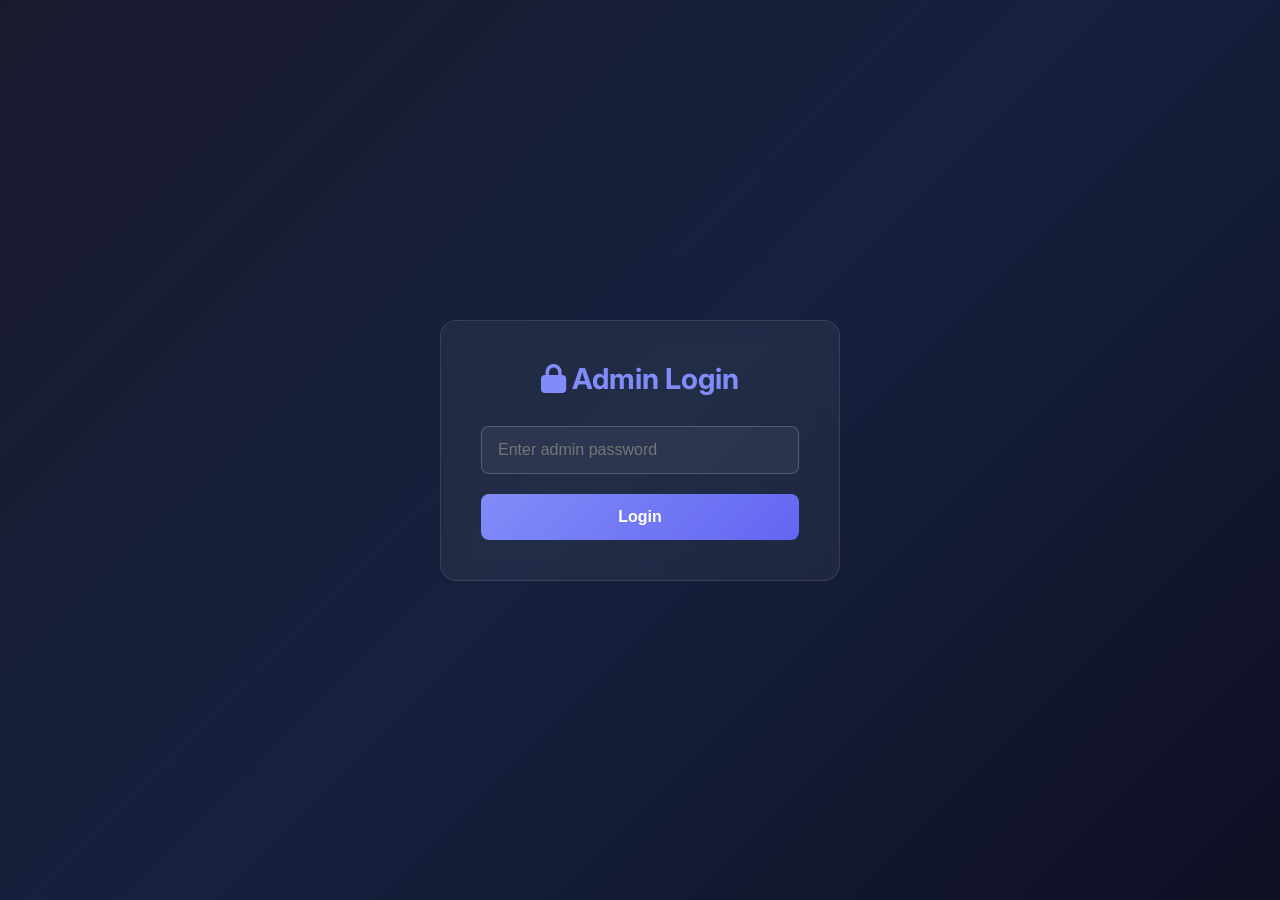
<file: admin/index.html>
<!DOCTYPE html>
<html lang="en">
<head>
    <meta charset="UTF-8">
    <meta name="viewport" content="width=device-width, initial-scale=1.0">
    <meta name="robots" content="noindex, nofollow">
    <title>Admin Panel | Auntor Chakma</title>
    <link rel="stylesheet" href="https://cdnjs.cloudflare.com/ajax/libs/font-awesome/6.4.0/css/all.min.css">
    <link href="https://fonts.googleapis.com/css2?family=Inter:wght@300;400;500;600;700&display=swap" rel="stylesheet">
    <style>
        * {
            margin: 0;
            padding: 0;
            box-sizing: border-box;
        }

        body {
            font-family: 'Inter', sans-serif;
            background: linear-gradient(135deg, #1a1a2e 0%, #16213e 50%, #0f0f23 100%);
            min-height: 100vh;
            color: #e4e4e7;
        }

        .login-container {
            display: flex;
            justify-content: center;
            align-items: center;
            min-height: 100vh;
            padding: 20px;
        }

        .login-box {
            background: rgba(255, 255, 255, 0.05);
            backdrop-filter: blur(10px);
            border: 1px solid rgba(255, 255, 255, 0.1);
            border-radius: 16px;
            padding: 40px;
            width: 100%;
            max-width: 400px;
        }

        .login-box h1 {
            text-align: center;
            margin-bottom: 30px;
            font-size: 1.8rem;
            color: #818cf8;
        }

        .login-box input {
            width: 100%;
            padding: 14px 16px;
            border: 1px solid rgba(255, 255, 255, 0.2);
            border-radius: 8px;
            background: rgba(255, 255, 255, 0.05);
            color: #fff;
            font-size: 1rem;
            margin-bottom: 20px;
        }

        .login-box input:focus {
            outline: none;
            border-color: #818cf8;
        }

        .login-box button {
            width: 100%;
            padding: 14px;
            background: linear-gradient(135deg, #818cf8, #6366f1);
            border: none;
            border-radius: 8px;
            color: white;
            font-size: 1rem;
            font-weight: 600;
            cursor: pointer;
            transition: transform 0.2s, box-shadow 0.2s;
        }

        .login-box button:hover {
            transform: translateY(-2px);
            box-shadow: 0 10px 30px rgba(129, 140, 248, 0.3);
        }

        .error-msg {
            color: #f87171;
            text-align: center;
            margin-bottom: 15px;
            display: none;
        }

        /* Admin Panel Styles */
        .admin-container {
            display: none;
            max-width: 1200px;
            margin: 0 auto;
            padding: 30px 20px;
        }

        .admin-header {
            display: flex;
            justify-content: space-between;
            align-items: center;
            margin-bottom: 40px;
            padding-bottom: 20px;
            border-bottom: 1px solid rgba(255, 255, 255, 0.1);
        }

        .admin-header h1 {
            font-size: 1.8rem;
            color: #818cf8;
        }

        .logout-btn {
            padding: 10px 20px;
            background: rgba(248, 113, 113, 0.2);
            border: 1px solid #f87171;
            border-radius: 8px;
            color: #f87171;
            cursor: pointer;
            transition: all 0.2s;
        }

        .logout-btn:hover {
            background: #f87171;
            color: white;
        }

        .admin-grid {
            display: grid;
            grid-template-columns: repeat(auto-fit, minmax(350px, 1fr));
            gap: 25px;
        }

        .admin-card {
            background: rgba(255, 255, 255, 0.05);
            backdrop-filter: blur(10px);
            border: 1px solid rgba(255, 255, 255, 0.1);
            border-radius: 16px;
            padding: 25px;
        }

        .admin-card h2 {
            font-size: 1.2rem;
            margin-bottom: 20px;
            color: #818cf8;
            display: flex;
            align-items: center;
            gap: 10px;
        }

        .form-group {
            margin-bottom: 18px;
        }

        .form-group label {
            display: block;
            margin-bottom: 8px;
            font-size: 0.9rem;
            color: #a1a1aa;
        }

        .form-group input, .form-group textarea {
            width: 100%;
            padding: 12px 14px;
            border: 1px solid rgba(255, 255, 255, 0.15);
            border-radius: 8px;
            background: rgba(0, 0, 0, 0.2);
            color: #fff;
            font-size: 0.95rem;
            font-family: inherit;
        }

        .form-group input:focus, .form-group textarea:focus {
            outline: none;
            border-color: #818cf8;
        }

        .form-group textarea {
            resize: vertical;
            min-height: 80px;
        }

        .save-btn {
            width: 100%;
            padding: 12px;
            background: linear-gradient(135deg, #10b981, #059669);
            border: none;
            border-radius: 8px;
            color: white;
            font-size: 0.95rem;
            font-weight: 600;
            cursor: pointer;
            transition: all 0.2s;
            margin-top: 10px;
        }

        .save-btn:hover {
            transform: translateY(-2px);
            box-shadow: 0 10px 30px rgba(16, 185, 129, 0.3);
        }

        .github-link {
            display: inline-flex;
            align-items: center;
            gap: 8px;
            margin-top: 15px;
            padding: 10px 16px;
            background: rgba(255, 255, 255, 0.05);
            border: 1px solid rgba(255, 255, 255, 0.15);
            border-radius: 8px;
            color: #a1a1aa;
            text-decoration: none;
            font-size: 0.85rem;
            transition: all 0.2s;
        }

        .github-link:hover {
            background: rgba(255, 255, 255, 0.1);
            color: #fff;
        }

        .success-msg {
            background: rgba(16, 185, 129, 0.2);
            border: 1px solid #10b981;
            color: #10b981;
            padding: 12px;
            border-radius: 8px;
            margin-bottom: 15px;
            text-align: center;
            display: none;
        }

        .preview-img {
            width: 80px;
            height: 80px;
            border-radius: 50%;
            object-fit: cover;
            margin-top: 10px;
            border: 2px solid #818cf8;
        }

        .pub-item {
            background: rgba(0, 0, 0, 0.2);
            border-radius: 8px;
            padding: 15px;
            margin-bottom: 15px;
        }

        .pub-item h4 {
            font-size: 0.95rem;
            margin-bottom: 10px;
            color: #e4e4e7;
        }

        .pub-item .form-group {
            margin-bottom: 12px;
        }

        .section-divider {
            border: none;
            border-top: 1px solid rgba(255, 255, 255, 0.1);
            margin: 20px 0;
        }

        .instructions {
            background: rgba(129, 140, 248, 0.1);
            border: 1px solid rgba(129, 140, 248, 0.3);
            border-radius: 8px;
            padding: 15px;
            margin-bottom: 20px;
            font-size: 0.85rem;
            color: #a1a1aa;
        }

        .instructions strong {
            color: #818cf8;
        }

        @media (max-width: 768px) {
            .admin-grid {
                grid-template-columns: 1fr;
            }
        }
    </style>
</head>
<body>
    <!-- Login Screen -->
    <div class="login-container" id="loginScreen">
        <div class="login-box">
            <h1><i class="fas fa-lock"></i> Admin Login</h1>
            <p class="error-msg" id="errorMsg">Incorrect password</p>
            <input type="password" id="passwordInput" placeholder="Enter admin password" onkeypress="if(event.key==='Enter')login()">
            <button onclick="login()">Login</button>
        </div>
    </div>

    <!-- Admin Panel -->
    <div class="admin-container" id="adminPanel">
        <div class="admin-header">
            <h1><i class="fas fa-cog"></i> Admin Panel</h1>
            <button class="logout-btn" onclick="logout()"><i class="fas fa-sign-out-alt"></i> Logout</button>
        </div>

        <div class="admin-grid">
            <!-- Profile Settings -->
            <div class="admin-card">
                <h2><i class="fas fa-user"></i> Profile Settings</h2>
                <div class="success-msg" id="profileSuccess">Saved successfully!</div>
                
                <div class="form-group">
                    <label>Profile Picture URL</label>
                    <input type="text" id="profilePicUrl" placeholder="https://example.com/your-photo.jpg">
                    <img id="profilePreview" class="preview-img" style="display:none;">
                </div>

                <div class="form-group">
                    <label>CV / Resume PDF URL</label>
                    <input type="text" id="cvUrl" placeholder="https://example.com/your-cv.pdf">
                </div>

                <button class="save-btn" onclick="saveProfile()"><i class="fas fa-save"></i> Save Profile Settings</button>

                <div class="instructions">
                    <strong>How to upload files:</strong><br>
                    1. Go to <a href="https://github.com/auntor101/auntor101.github.io/upload/main/assets/uploads" target="_blank" style="color:#818cf8;">GitHub uploads folder</a><br>
                    2. Upload your image/PDF<br>
                    3. Copy the URL: <code>/assets/uploads/filename.jpg</code>
                </div>
            </div>

            <!-- Publication Links -->
            <div class="admin-card">
                <h2><i class="fas fa-book"></i> Publication Links</h2>
                <div class="success-msg" id="pubSuccess">Saved successfully!</div>

                <div id="publicationsList">
                    <!-- Publications will be loaded here -->
                </div>

                <button class="save-btn" onclick="savePublications()"><i class="fas fa-save"></i> Save Publication Links</button>

                <a href="https://github.com/auntor101/auntor101.github.io/edit/main/_data/publications.json" target="_blank" class="github-link">
                    <i class="fab fa-github"></i> Edit full publication details on GitHub
                </a>
            </div>

            <!-- Quick Edit Links -->
            <div class="admin-card">
                <h2><i class="fas fa-edit"></i> Edit Content on GitHub</h2>
                <p style="color:#a1a1aa; margin-bottom:20px; font-size:0.9rem;">Click any link below to edit the JSON data directly on GitHub:</p>

                <a href="https://github.com/auntor101/auntor101.github.io/edit/main/_data/personal.json" target="_blank" class="github-link">
                    <i class="fas fa-user"></i> Personal Info (name, bio, socials)
                </a>
                <a href="https://github.com/auntor101/auntor101.github.io/edit/main/_data/publications.json" target="_blank" class="github-link">
                    <i class="fas fa-book"></i> Publications
                </a>
                <a href="https://github.com/auntor101/auntor101.github.io/edit/main/_data/experience.json" target="_blank" class="github-link">
                    <i class="fas fa-briefcase"></i> Work Experience
                </a>
                <a href="https://github.com/auntor101/auntor101.github.io/edit/main/_data/projects.json" target="_blank" class="github-link">
                    <i class="fas fa-code"></i> Projects
                </a>
                <a href="https://github.com/auntor101/auntor101.github.io/edit/main/_data/research.json" target="_blank" class="github-link">
                    <i class="fas fa-flask"></i> Research
                </a>
                <a href="https://github.com/auntor101/auntor101.github.io/edit/main/_data/education.json" target="_blank" class="github-link">
                    <i class="fas fa-graduation-cap"></i> Education
                </a>
                <a href="https://github.com/auntor101/auntor101.github.io/edit/main/_data/skills.json" target="_blank" class="github-link">
                    <i class="fas fa-tools"></i> Skills
                </a>
                <a href="https://github.com/auntor101/auntor101.github.io/edit/main/_data/achievements.json" target="_blank" class="github-link">
                    <i class="fas fa-trophy"></i> Achievements
                </a>
                <a href="https://github.com/auntor101/auntor101.github.io/upload/main/assets/uploads" target="_blank" class="github-link">
                    <i class="fas fa-upload"></i> Upload Images/PDFs
                </a>
            </div>
        </div>
    </div>

    <script>
        // Simple password protection (change this password!)
        const ADMIN_PASSWORD = 'auntor2025';
        
        // Check if already logged in
        if (sessionStorage.getItem('adminLoggedIn') === 'true') {
            showAdminPanel();
        }

        function login() {
            const password = document.getElementById('passwordInput').value;
            if (password === ADMIN_PASSWORD) {
                sessionStorage.setItem('adminLoggedIn', 'true');
                showAdminPanel();
            } else {
                document.getElementById('errorMsg').style.display = 'block';
                document.getElementById('passwordInput').value = '';
            }
        }

        function logout() {
            sessionStorage.removeItem('adminLoggedIn');
            location.reload();
        }

        function showAdminPanel() {
            document.getElementById('loginScreen').style.display = 'none';
            document.getElementById('adminPanel').style.display = 'block';
            loadSavedData();
            loadPublications();
        }

        function loadSavedData() {
            // Load profile pic
            const profilePic = localStorage.getItem('profilePic');
            if (profilePic) {
                document.getElementById('profilePicUrl').value = profilePic;
                showProfilePreview(profilePic);
            }

            // Load CV URL
            const cvUrl = localStorage.getItem('cvUrl');
            if (cvUrl) {
                document.getElementById('cvUrl').value = cvUrl;
            }
        }

        function showProfilePreview(url) {
            if (url) {
                const preview = document.getElementById('profilePreview');
                preview.src = url;
                preview.style.display = 'block';
                preview.onerror = () => preview.style.display = 'none';
            }
        }

        // Preview profile pic on input change
        document.getElementById('profilePicUrl').addEventListener('input', function() {
            showProfilePreview(this.value);
        });

        function saveProfile() {
            const profilePic = document.getElementById('profilePicUrl').value.trim();
            const cvUrl = document.getElementById('cvUrl').value.trim();

            if (profilePic) localStorage.setItem('profilePic', profilePic);
            else localStorage.removeItem('profilePic');

            if (cvUrl) localStorage.setItem('cvUrl', cvUrl);
            else localStorage.removeItem('cvUrl');

            // Show success message
            const msg = document.getElementById('profileSuccess');
            msg.style.display = 'block';
            setTimeout(() => msg.style.display = 'none', 3000);
        }

        async function loadPublications() {
            try {
                const response = await fetch('/_data/publications.json');
                const data = await response.json();
                
                const container = document.getElementById('publicationsList');
                container.innerHTML = '';

                if (data.items && data.items.length > 0) {
                    data.items.forEach((pub, index) => {
                        const savedPdf = localStorage.getItem(`pub_${index}_pdf`) || pub.pdf || '';
                        const savedLink = localStorage.getItem(`pub_${index}_link`) || pub.link || '';

                        container.innerHTML += `
                            <div class="pub-item">
                                <h4>${pub.title}</h4>
                                <div class="form-group">
                                    <label>PDF URL</label>
                                    <input type="text" id="pub_${index}_pdf" value="${savedPdf}" placeholder="https://example.com/paper.pdf">
                                </div>
                                <div class="form-group">
                                    <label>External Link</label>
                                    <input type="text" id="pub_${index}_link" value="${savedLink}" placeholder="https://doi.org/...">
                                </div>
                            </div>
                        `;
                    });
                } else {
                    container.innerHTML = '<p style="color:#a1a1aa;">No publications found. Add them via GitHub.</p>';
                }
            } catch (error) {
                document.getElementById('publicationsList').innerHTML = '<p style="color:#a1a1aa;">Could not load publications. Add them via GitHub.</p>';
            }
        }

        function savePublications() {
            const pubItems = document.querySelectorAll('.pub-item');
            pubItems.forEach((item, index) => {
                const pdfInput = document.getElementById(`pub_${index}_pdf`);
                const linkInput = document.getElementById(`pub_${index}_link`);

                if (pdfInput) {
                    const pdfVal = pdfInput.value.trim();
                    if (pdfVal) localStorage.setItem(`pub_${index}_pdf`, pdfVal);
                    else localStorage.removeItem(`pub_${index}_pdf`);
                }

                if (linkInput) {
                    const linkVal = linkInput.value.trim();
                    if (linkVal) localStorage.setItem(`pub_${index}_link`, linkVal);
                    else localStorage.removeItem(`pub_${index}_link`);
                }
            });

            // Show success message
            const msg = document.getElementById('pubSuccess');
            msg.style.display = 'block';
            setTimeout(() => msg.style.display = 'none', 3000);
        }
    </script>
</body>
</html>
</file>
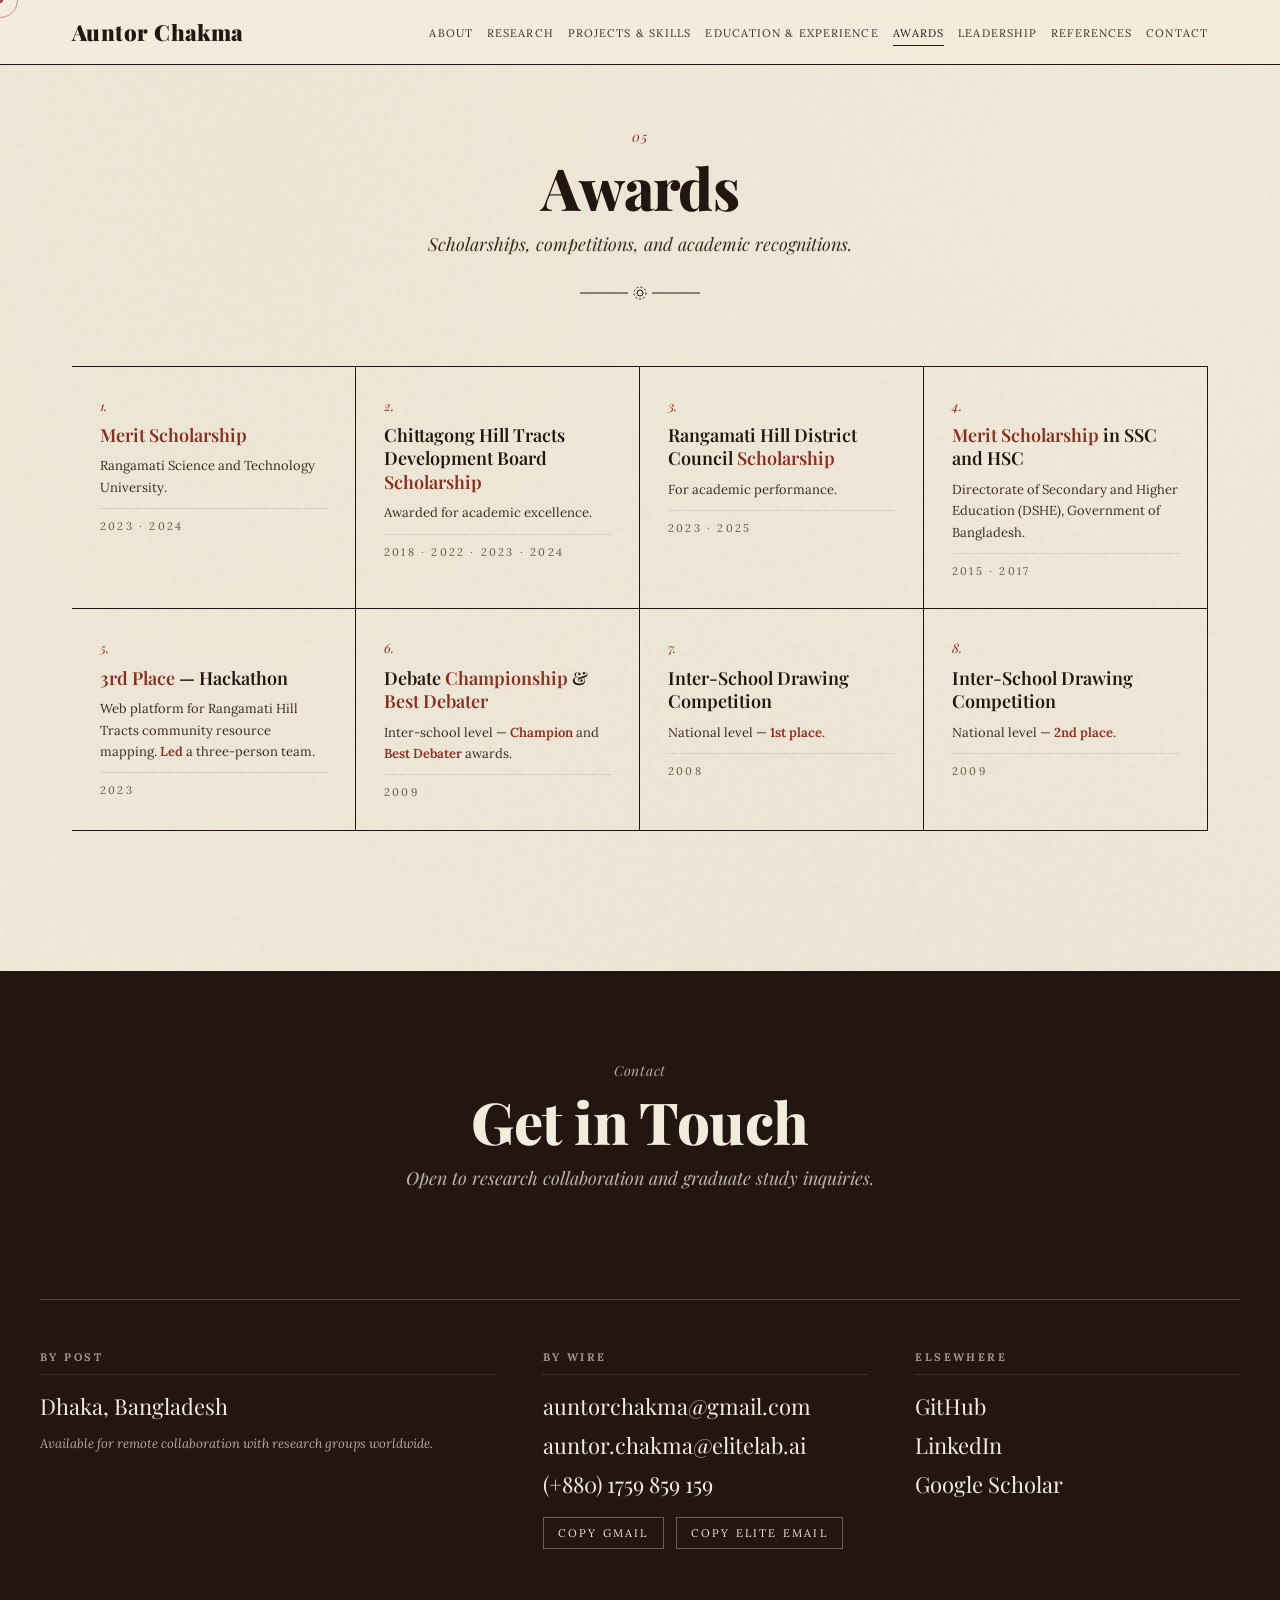
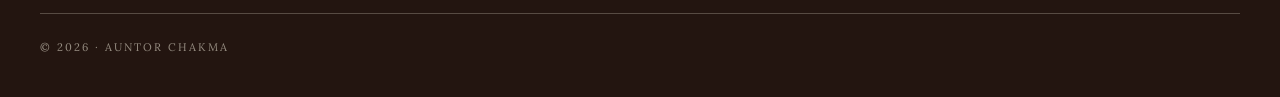
<file: awards.html>
<!DOCTYPE html>

<html lang="en"><head>
<meta charset="utf-8"/>
<meta content="width=device-width, initial-scale=1.0" name="viewport"/>
<title>Awards · Auntor Chakma</title>
<link href="https://fonts.googleapis.com" rel="preconnect"/>
<link crossorigin="" href="https://fonts.gstatic.com" rel="preconnect"/>
<link href="https://fonts.googleapis.com/css2?family=Lora:ital,wght@0,400;0,500;0,600;0,700;1,400;1,500;1,600&amp;family=Playfair+Display:ital,wght@0,400;0,500;0,600;0,700;0,800;0,900;1,400;1,700&amp;display=swap" rel="stylesheet"/>
<link href="assets/css/main.css?v=4" rel="stylesheet"/>
</head>
<body>
<!-- Cursor -->
<div class="cursor-ring" id="cursorRing"></div>
<div class="cursor-dot" id="cursorDot"></div>
<!-- Progress -->
<div class="progress" id="progress"></div>
<nav aria-label="Primary" class="masthead">
<div class="masthead-inner">
<a class="brand" href="index.html">Auntor Chakma</a>
<button aria-label="Toggle menu" class="nav-toggle" data-hover="" id="navToggle"><span></span><span></span><span></span></button>
<ul class="nav-links" id="navLinks"><li><a data-nav="" href="index.html">About</a></li><li><a data-nav="" href="research.html">Research</a></li><li><a data-nav="" href="projects.html">Projects &amp; Skills</a></li><li><a data-nav="" href="experience.html">Education &amp; Experience</a></li><li><a data-nav="" href="awards.html">Awards</a></li><li><a data-nav="" href="leadership.html">Leadership</a></li><li><a data-nav="" href="references.html">References</a></li><li><a data-nav="" href="#contact">Contact</a></li></ul>
</div>
</nav>
<section class="chapter" id="awards">
<div class="chapter-header reveal">
<div class="chapter-no">05</div>
<h2 class="chapter-title">Awards</h2>
<div class="chapter-sub">Scholarships, competitions, and academic recognitions.</div>
<svg class="ornament" fill="none" stroke="currentColor" stroke-width="1" viewbox="0 0 120 18">
<line x1="0" x2="48" y1="9" y2="9"></line><circle cx="60" cy="9" r="3"></circle><circle cx="60" cy="9" r="6" stroke-dasharray="2 2"></circle><line x1="72" x2="120" y1="9" y2="9"></line>
</svg>
</div>
<div class="awards-grid">
<div class="award reveal" data-hover="">
<div class="ord">1.</div>
<h4><span class="hl">Merit Scholarship</span></h4>
<p>Rangamati Science and Technology University.</p>
<div class="year">2023 · 2024</div>
</div>
<div class="award reveal reveal-delay-1" data-hover="">
<div class="ord">2.</div>
<h4>Chittagong Hill Tracts Development Board <span class="hl">Scholarship</span></h4>
<p>Awarded for academic excellence.</p>
<div class="year">2018 · 2022 · 2023 · 2024</div>
</div>
<div class="award reveal reveal-delay-2" data-hover="">
<div class="ord">3.</div>
<h4>Rangamati Hill District Council <span class="hl">Scholarship</span></h4>
<p>For academic performance.</p>
<div class="year">2023 · 2025</div>
</div>
<div class="award reveal" data-hover="">
<div class="ord">4.</div>
<h4><span class="hl">Merit Scholarship</span> in SSC and HSC</h4>
<p>Directorate of Secondary and Higher Education (DSHE), Government of Bangladesh.</p>
<div class="year">2015 · 2017</div>
</div>
<div class="award reveal" data-hover="">
<div class="ord">5.</div>
<h4><span class="hl">3rd Place</span> — Hackathon</h4>
<p>Web platform for Rangamati Hill Tracts community resource mapping. <span class="hl">Led</span> a three-person team.</p>
<div class="year">2023</div>
</div>
<div class="award reveal reveal-delay-2" data-hover="">
<div class="ord">6.</div>
<h4>Debate <span class="hl">Championship</span> &amp; <span class="hl">Best Debater</span></h4>
<p>Inter-school level — <span class="hl">Champion</span> and <span class="hl">Best Debater</span> awards.</p>
<div class="year">2009</div>
</div>
<div class="award reveal" data-hover="">
<div class="ord">7.</div>
<h4>Inter-School Drawing Competition</h4>
<p>National level — <span class="hl">1st place</span>.</p>
<div class="year">2008</div>
</div>
<div class="award reveal reveal-delay-1" data-hover="">
<div class="ord">8.</div>
<h4>Inter-School Drawing Competition</h4>
<p>National level — <span class="hl">2nd place</span>.</p>
<div class="year">2009</div>
</div>
</div>
</section>
<footer class="colophon" id="contact">
<div class="colophon-inner">
<div class="chapter-header reveal">
<div class="chapter-no" style="color:var(--paper);opacity:.7">Contact</div>
<h2 class="chapter-title">Get in Touch</h2>
<div class="chapter-sub" style="color:rgba(243,236,220,.75)">Open to research collaboration and graduate study inquiries.</div>
<svg class="ornament" fill="none" stroke="#f3ecdc" stroke-width="1" viewbox="0 0 120 18">
<line x1="0" x2="48" y1="9" y2="9"></line><circle cx="60" cy="9" r="3"></circle><circle cx="60" cy="9" r="6" stroke-dasharray="2 2"></circle><line x1="72" x2="120" y1="9" y2="9"></line>
</svg>
</div>
<div class="colophon-grid">
<div class="colophon-col reveal">
<h5>By Post</h5>
<p>Dhaka, Bangladesh</p>
<small>Available for remote collaboration with research groups worldwide.</small>
</div>
<div class="colophon-col reveal reveal-delay-1">
<h5>By Wire</h5>
<a data-hover="" href="mailto:auntorchakma@gmail.com">auntorchakma@gmail.com</a>
<a data-hover="" href="mailto:auntor.chakma@elitelab.ai">auntor.chakma@elitelab.ai</a>
<a data-hover="" href="tel:+8801759859159">(+880) 1759 859 159</a>
<button class="copy-btn" data-copy="auntorchakma@gmail.com" data-hover="" style="margin-right:8px">Copy Gmail</button>
<button class="copy-btn" data-copy="auntor.chakma@elitelab.ai" data-hover="">Copy ELITE email</button>
</div>
<div class="colophon-col reveal reveal-delay-2">
<h5>Elsewhere</h5>
<a data-hover="" href="https://github.com/auntor101" rel="noopener" target="_blank">GitHub</a>
<a data-hover="" href="https://linkedin.com/in/auntor101" rel="noopener" target="_blank">LinkedIn</a>
<a data-hover="" href="https://scholar.google.com/citations?user=zhwU8sUAAAAJ&amp;hl=en" rel="noopener" target="_blank">Google Scholar</a>
</div>
</div>
<div class="colophon-foot">
<span>© 2026 · Auntor Chakma</span>
</div>
</div>
</footer>
<button class="to-top" id="toTop" aria-label="Back to top" data-hover="">&#8593;</button>
<script src="assets/js/main.js?v=3"></script>
</body></html>
</file>
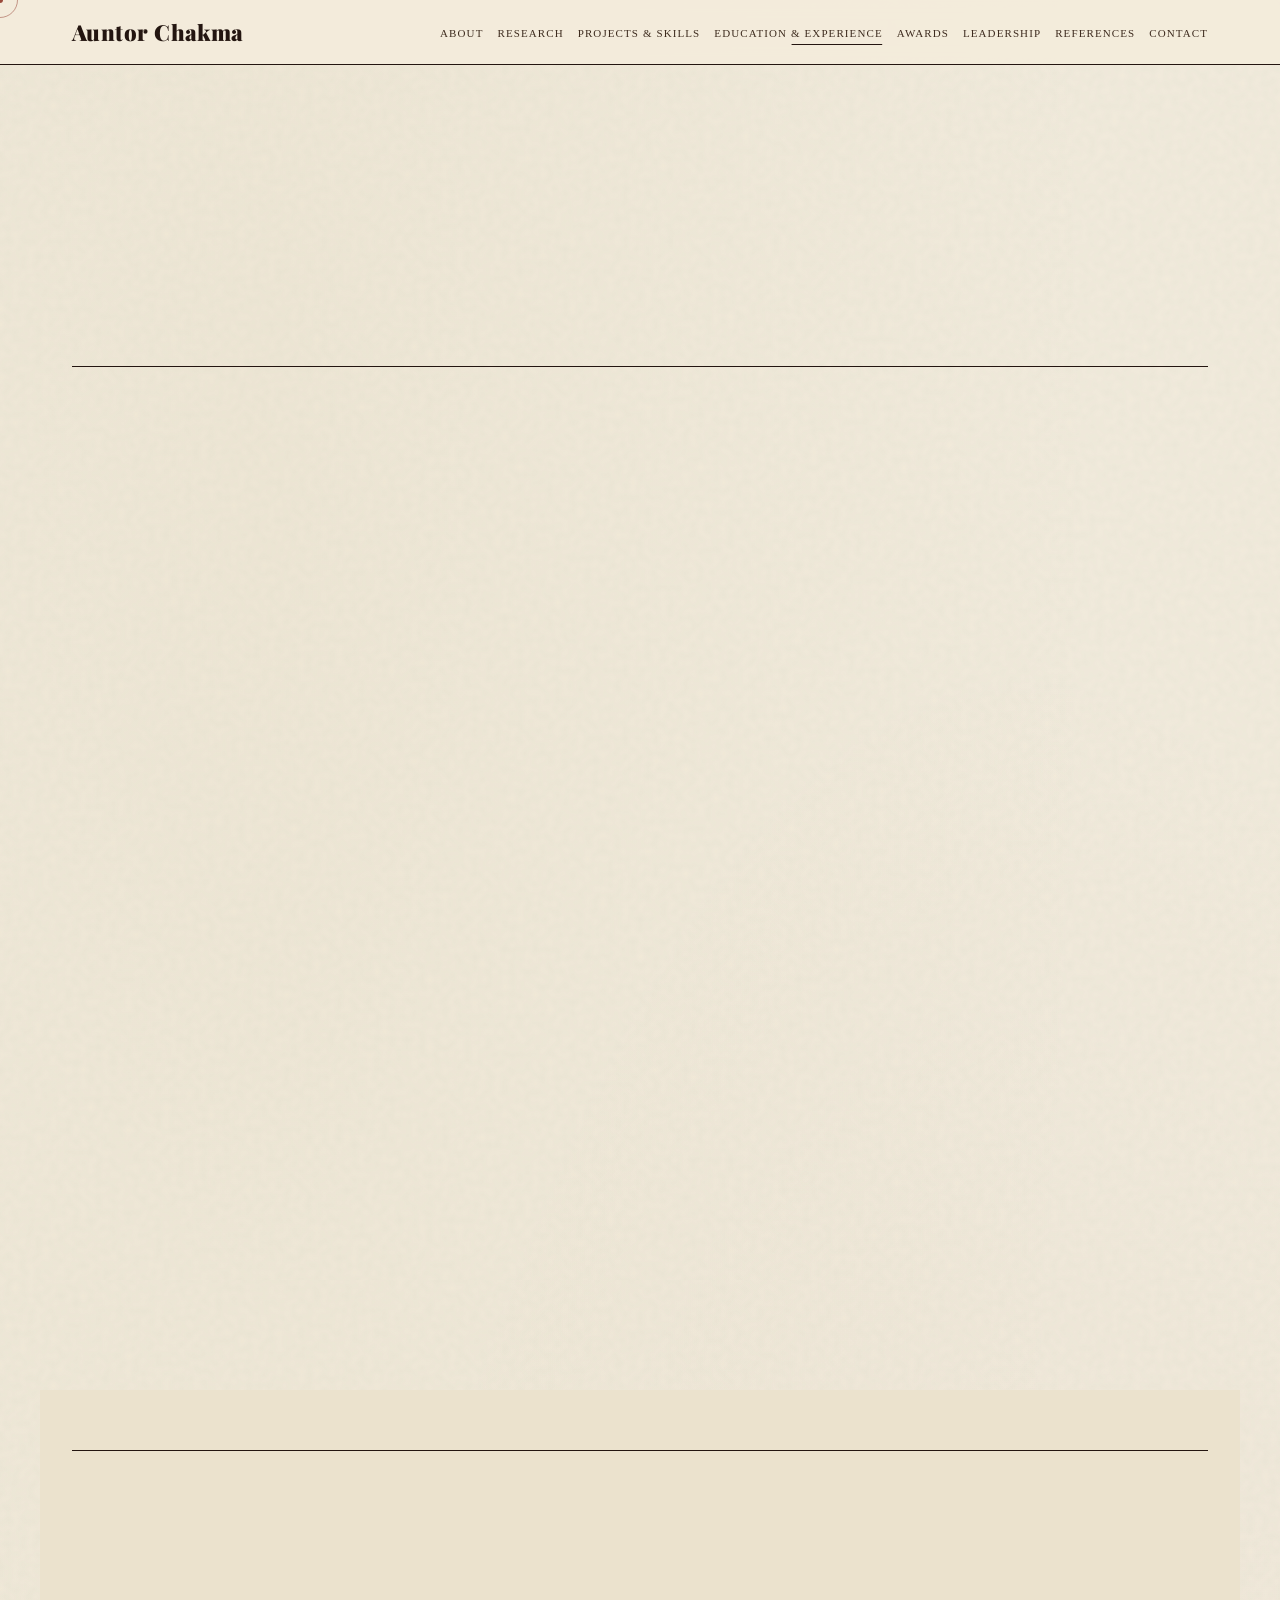
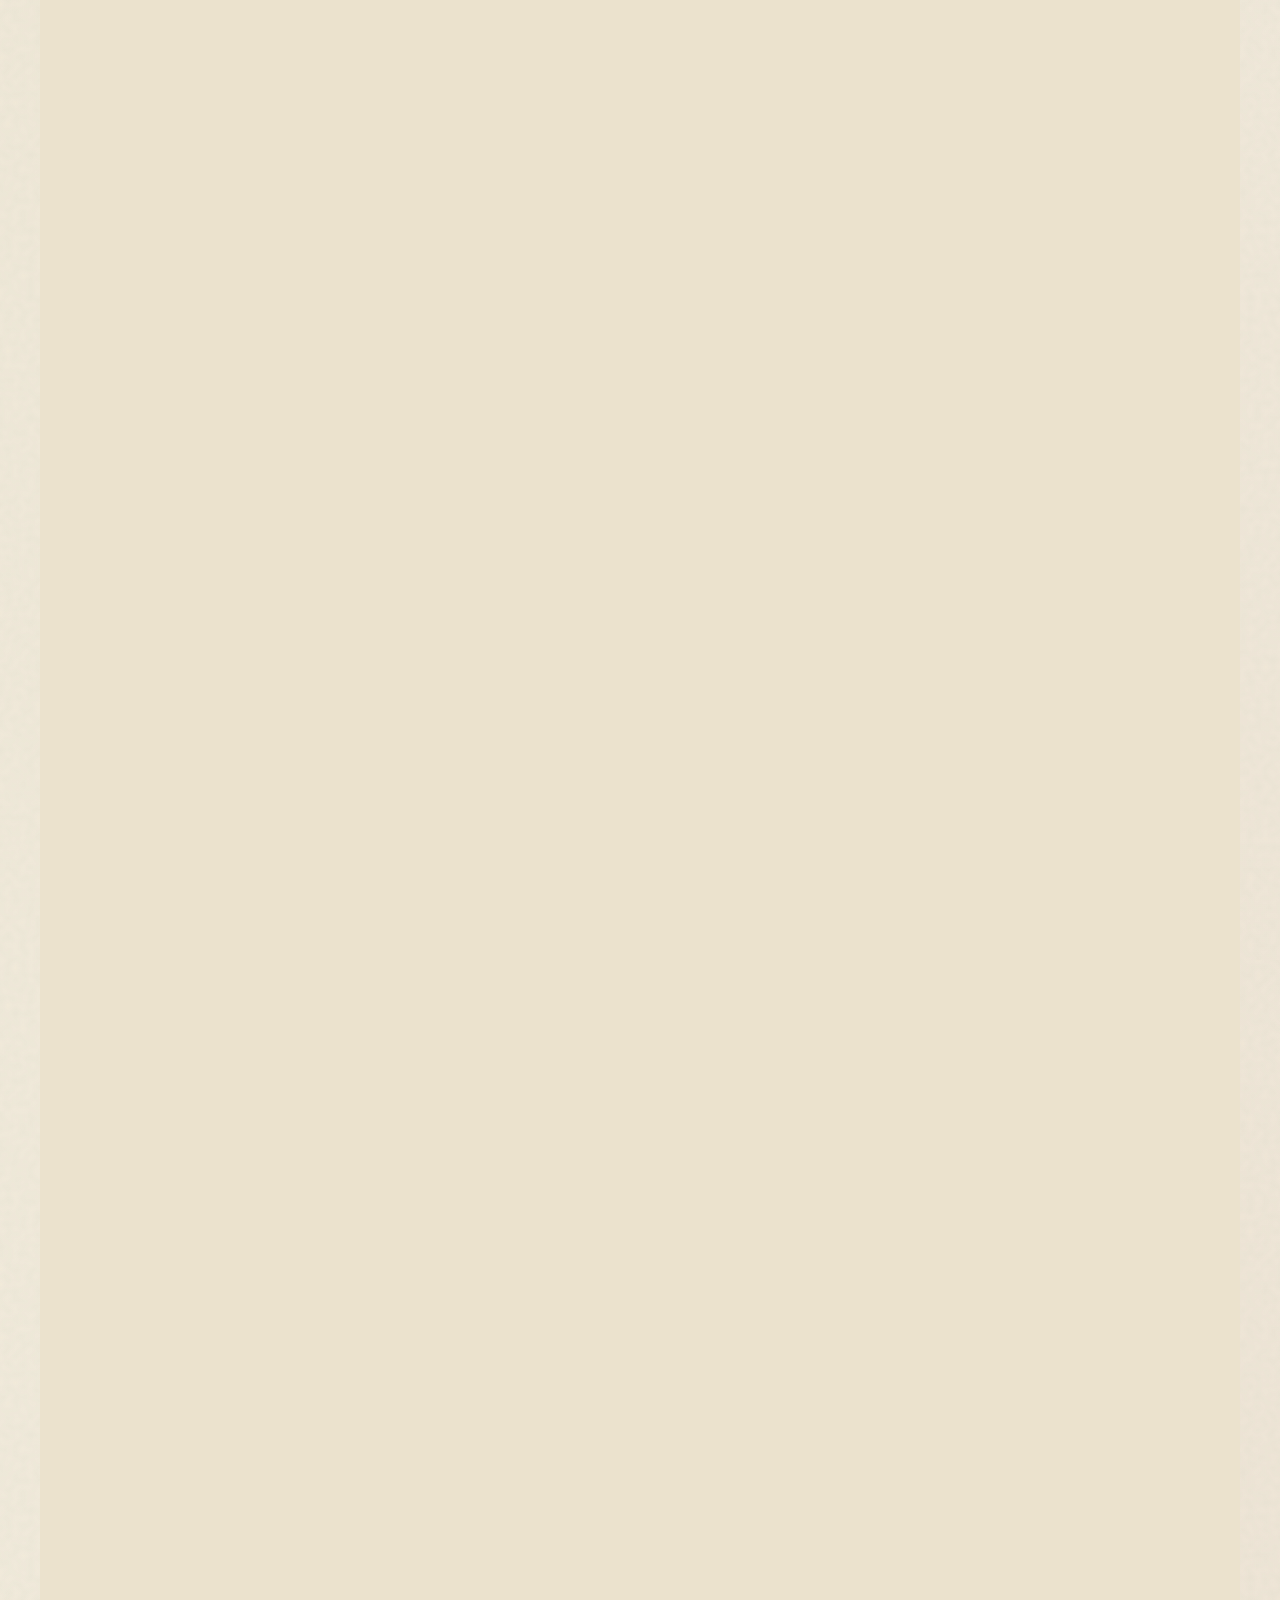
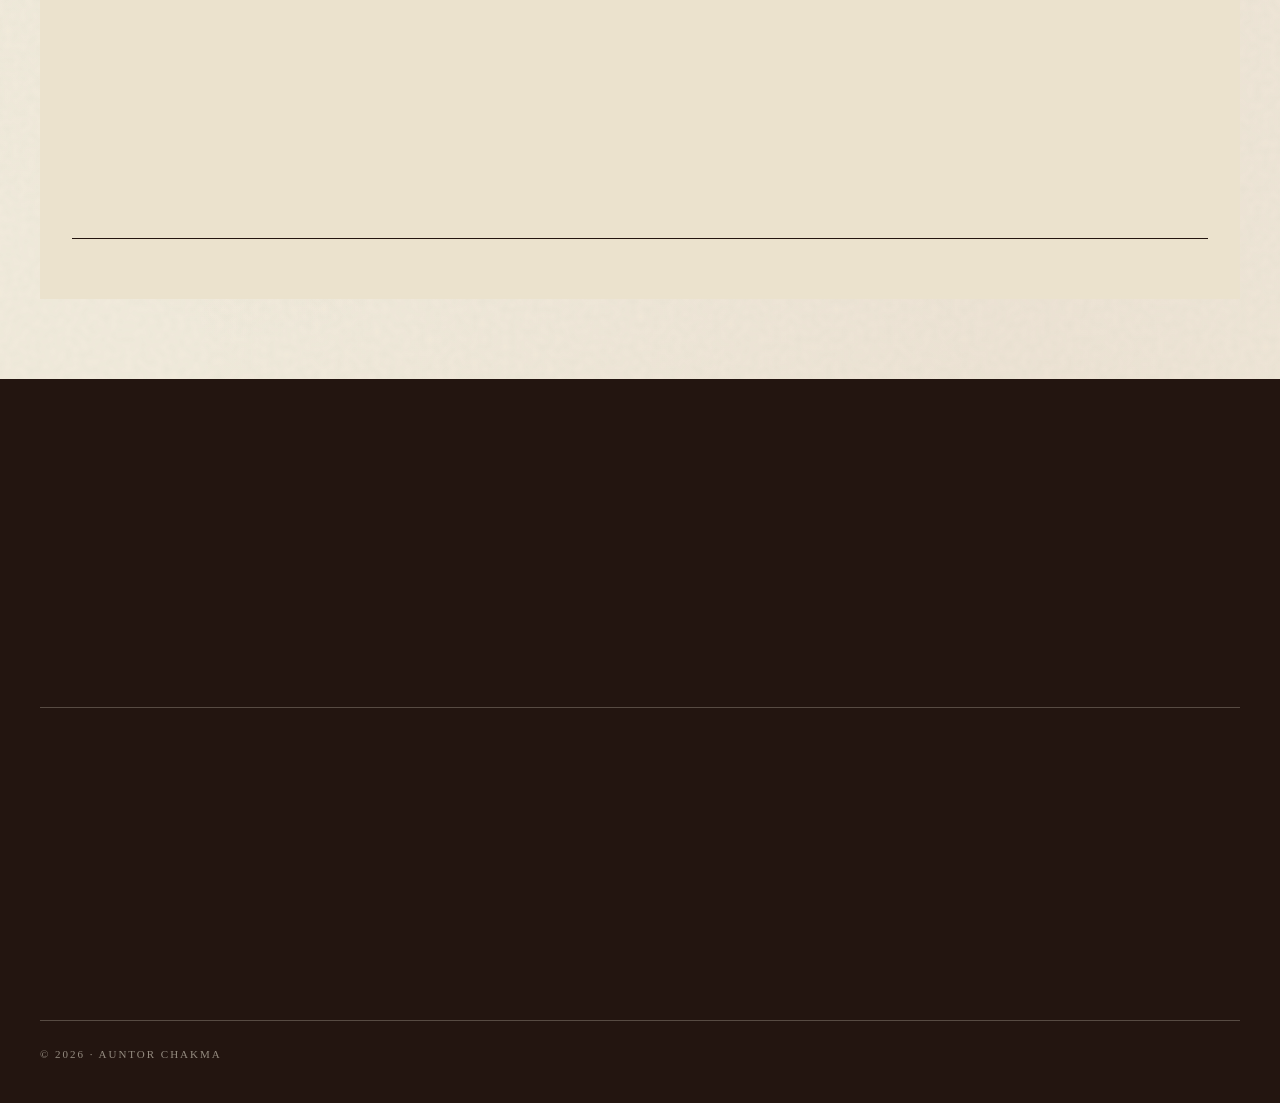
<file: education.html>
<!DOCTYPE html><html lang="en"><head><meta charset="UTF-8"><title>Moved</title><meta http-equiv="refresh" content="0; url=experience.html#education"><link rel="canonical" href="experience.html#education"></head><body><p>This page moved to <a href="experience.html#education">experience.html#education</a>.</p></body></html>
</file>
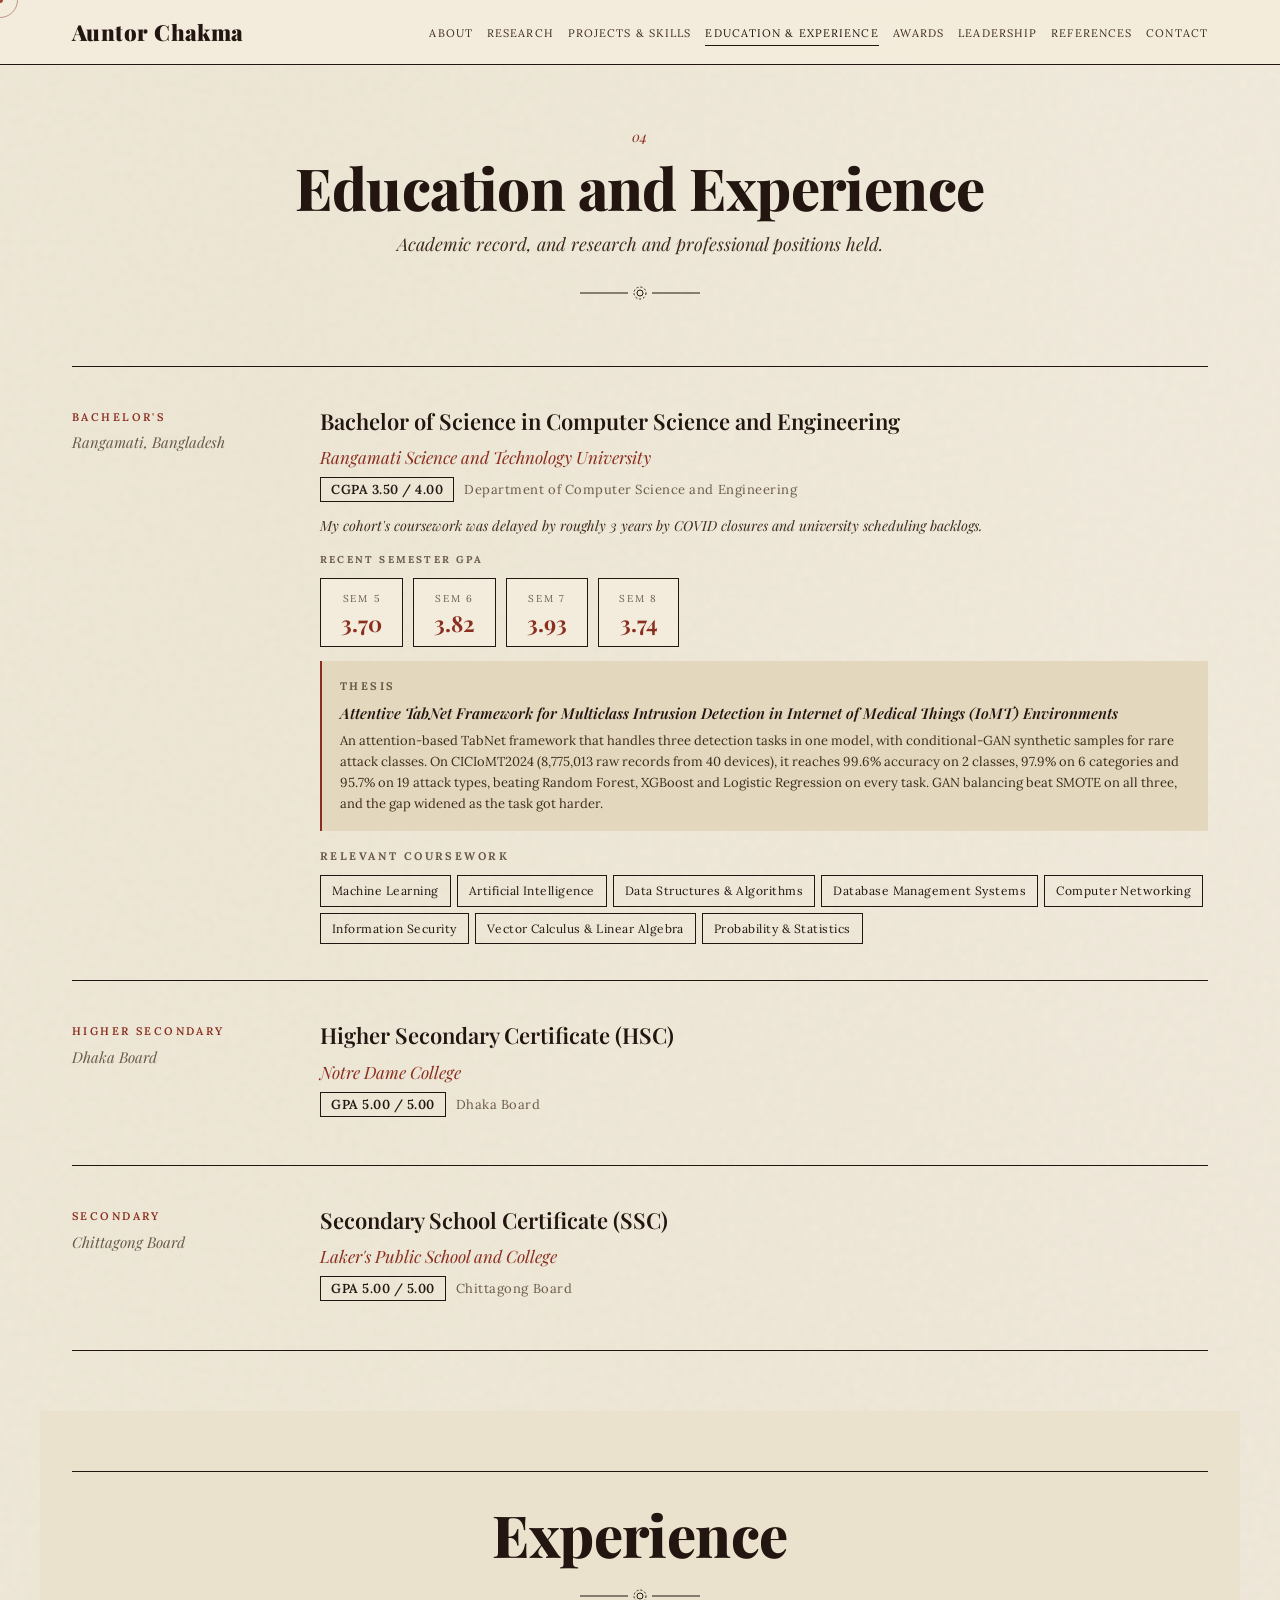
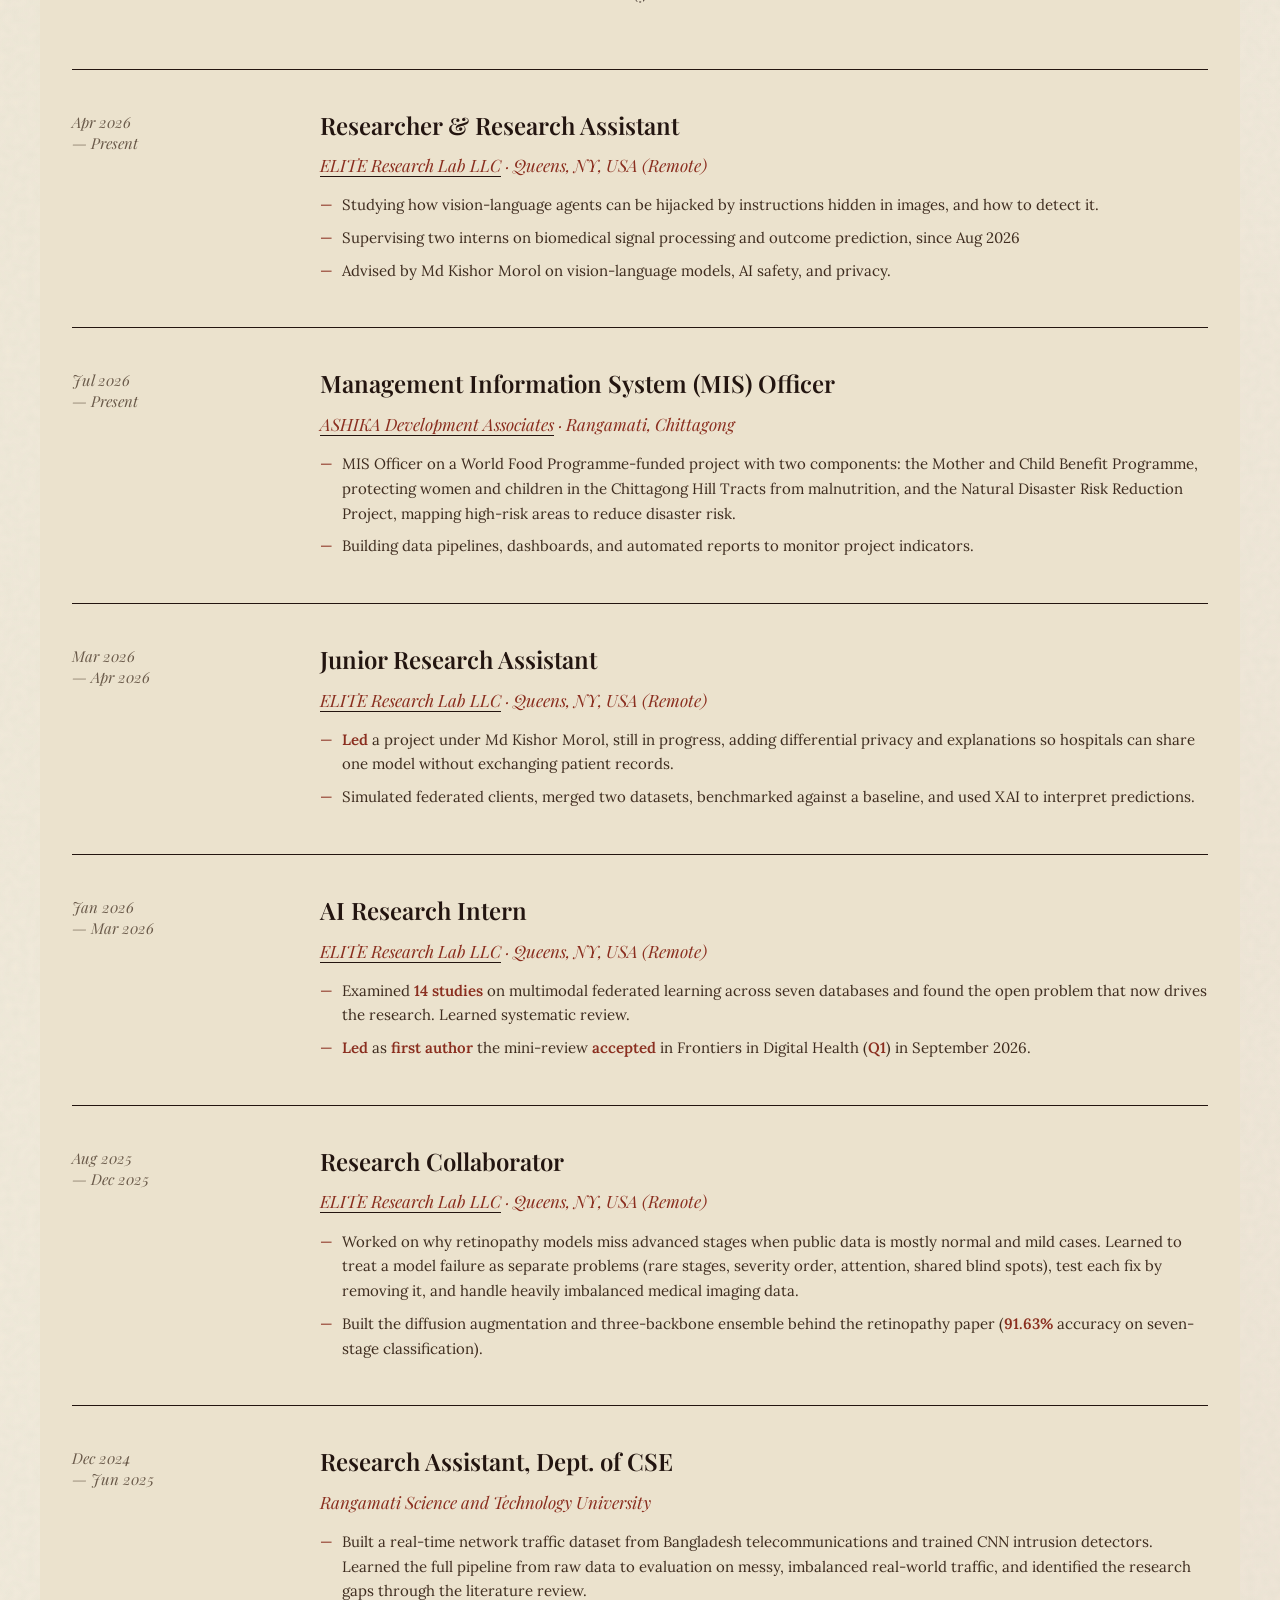
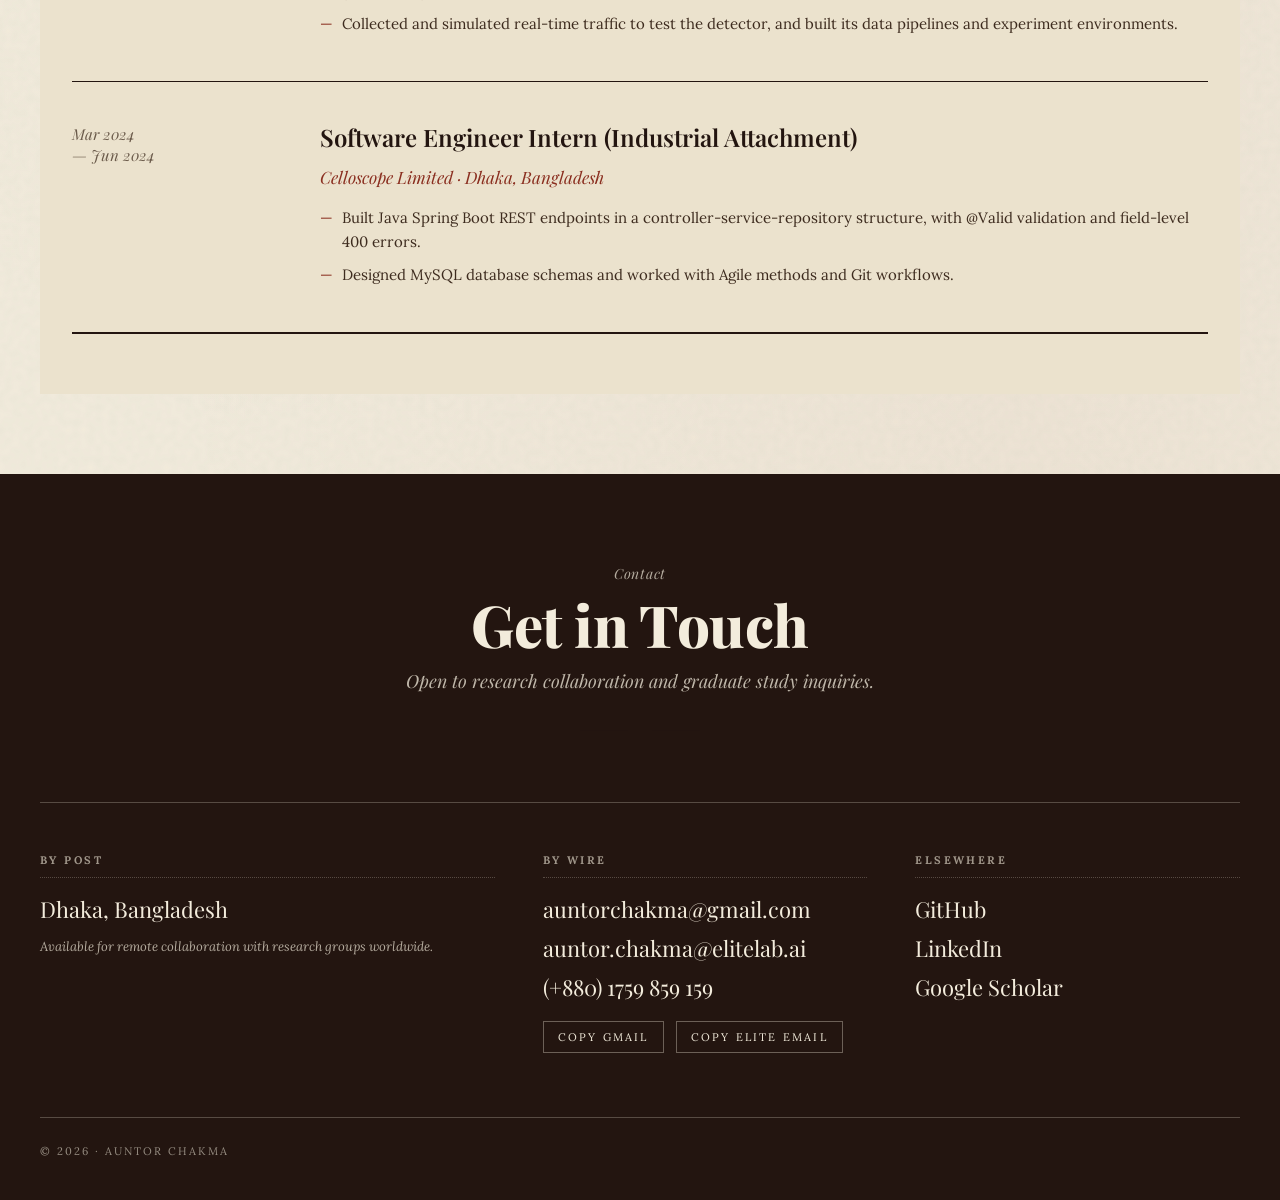
<file: experience.html>
<!DOCTYPE html>

<html lang="en"><head>
<meta charset="utf-8"/>
<meta content="width=device-width, initial-scale=1.0" name="viewport"/>
<title>Education and Experience · Auntor Chakma</title>
<link href="https://fonts.googleapis.com" rel="preconnect"/>
<link crossorigin="" href="https://fonts.gstatic.com" rel="preconnect"/>
<link href="https://fonts.googleapis.com/css2?family=Lora:ital,wght@0,400;0,500;0,600;0,700;1,400;1,500;1,600&amp;family=Playfair+Display:ital,wght@0,400;0,500;0,600;0,700;0,800;0,900;1,400;1,700&amp;display=swap" rel="stylesheet"/>
<link href="assets/css/main.css?v=4" rel="stylesheet"/>
</head>
<body>
<!-- Cursor -->
<div class="cursor-ring" id="cursorRing"></div>
<div class="cursor-dot" id="cursorDot"></div>
<!-- Progress -->
<div class="progress" id="progress"></div>
<nav aria-label="Primary" class="masthead">
<div class="masthead-inner">
<a class="brand" href="index.html">Auntor Chakma</a>
<button aria-label="Toggle menu" class="nav-toggle" data-hover="" id="navToggle"><span></span><span></span><span></span></button>
<ul class="nav-links" id="navLinks"><li><a data-nav="" href="index.html">About</a></li><li><a data-nav="" href="research.html">Research</a></li><li><a data-nav="" href="projects.html">Projects &amp; Skills</a></li><li><a data-nav="" href="experience.html">Education &amp; Experience</a></li><li><a data-nav="" href="awards.html">Awards</a></li><li><a data-nav="" href="leadership.html">Leadership</a></li><li><a data-nav="" href="references.html">References</a></li><li><a data-nav="" href="#contact">Contact</a></li></ul>
</div>
</nav>
<section class="chapter" id="education">
<div class="chapter-header reveal">
<div class="chapter-no">04</div>
<h2 class="chapter-title">Education and Experience</h2>
<div class="chapter-sub">Academic record, and research and professional positions held.</div>
<svg class="ornament" fill="none" stroke="currentColor" stroke-width="1" viewbox="0 0 120 18">
<line x1="0" x2="48" y1="9" y2="9"></line><circle cx="60" cy="9" r="3"></circle><circle cx="60" cy="9" r="6" stroke-dasharray="2 2"></circle><line x1="72" x2="120" y1="9" y2="9"></line>
</svg>
</div>
<div class="edu-list">
<article class="edu-item reveal">
<div class="edu-side"><strong>Bachelor's</strong>Rangamati, Bangladesh</div>
<div class="edu-body">
<h3>Bachelor of Science in Computer Science and Engineering</h3>
<div class="inst">Rangamati Science and Technology University</div>
<div class="meta"><strong>CGPA 3.50 / 4.00</strong>Department of Computer Science and Engineering</div>
<p class="note">My cohort's coursework was delayed by roughly 3 years by COVID closures and university scheduling backlogs.</p>
<div class="sem-grades">
<h5>Recent Semester GPA</h5>
<div class="sem-row">
<div class="sem"><span class="sem-no">Sem 5</span><span class="sem-gpa">3.70</span></div>
<div class="sem"><span class="sem-no">Sem 6</span><span class="sem-gpa">3.82</span></div>
<div class="sem"><span class="sem-no">Sem 7</span><span class="sem-gpa">3.93</span></div>
<div class="sem"><span class="sem-no">Sem 8</span><span class="sem-gpa">3.74</span></div>
</div>
</div>
<div class="thesis">
<h5>Thesis</h5>
<span class="ttl">Attentive TabNet Framework for Multiclass Intrusion Detection in Internet of Medical Things (IoMT) Environments</span>
<p>An attention-based TabNet framework that handles three detection tasks in one model, with conditional-GAN synthetic samples for rare attack classes. On CICIoMT2024 (8,775,013 raw records from 40 devices), it reaches 99.6% accuracy on 2 classes, 97.9% on 6 categories and 95.7% on 19 attack types, beating Random Forest, XGBoost and Logistic Regression on every task. GAN balancing beat SMOTE on all three, and the gap widened as the task got harder.</p>
</div>
<div class="coursework">
<h5>Relevant Coursework</h5>
<div class="row">
<span>Machine Learning</span>
<span>Artificial Intelligence</span>
<span>Data Structures &amp; Algorithms</span>
<span>Database Management Systems</span>
<span>Computer Networking</span>
<span>Information Security</span>
<span>Vector Calculus &amp; Linear Algebra</span>
<span>Probability &amp; Statistics</span>
</div>
</div>
</div>
</article>
<article class="edu-item reveal">
<div class="edu-side"><strong>Higher Secondary</strong>Dhaka Board</div>
<div class="edu-body">
<h3>Higher Secondary Certificate (HSC)</h3>
<div class="inst">Notre Dame College</div>
<div class="meta"><strong>GPA 5.00 / 5.00</strong>Dhaka Board</div>
</div>
</article>
<article class="edu-item reveal">
<div class="edu-side"><strong>Secondary</strong>Chittagong Board</div>
<div class="edu-body">
<h3>Secondary School Certificate (SSC)</h3>
<div class="inst">Laker's Public School and College</div>
<div class="meta"><strong>GPA 5.00 / 5.00</strong>Chittagong Board</div>
</div>
</article>
</div>
</section><section class="chapter alt-bg" id="experience">
<div class="chapter-header reveal">
<div class="chapter-no"> </div>
<h2 class="chapter-title">Experience</h2>

<svg class="ornament" fill="none" stroke="currentColor" stroke-width="1" viewbox="0 0 120 18">
<line x1="0" x2="48" y1="9" y2="9"></line><circle cx="60" cy="9" r="3"></circle><circle cx="60" cy="9" r="6" stroke-dasharray="2 2"></circle><line x1="72" x2="120" y1="9" y2="9"></line>
</svg>
</div>
<div class="experience">
<article class="exp-item reveal">
<div class="exp-date">Apr 2026<br/>— Present</div>
<div class="exp-content">
<h3>Researcher &amp; Research Assistant</h3>
<div class="exp-org"><a href="https://elitelab.ai/" rel="noopener" style="color:inherit;border-bottom:1px solid var(--rule);" target="_blank">ELITE Research Lab LLC</a> · Queens, NY, USA (Remote)</div>
<ul>
<li>Studying how vision-language agents can be hijacked by instructions hidden in images, and how to detect it.</li>
<li>Supervising two interns on biomedical signal processing and outcome prediction, since Aug 2026</li>
<li>Advised by Md Kishor Morol on vision-language models, AI safety, and privacy.</li>
</ul>
</div>
</article>
<article class="exp-item reveal">
<div class="exp-date">Jul 2026<br/>— Present</div>
<div class="exp-content">
<h3>Management Information System (MIS) Officer</h3>
<div class="exp-org"><a href="https://ashikacht.org/" rel="noopener" style="color:inherit;border-bottom:1px solid var(--rule);" target="_blank">ASHIKA Development Associates</a> · Rangamati, Chittagong</div>
<ul>
<li>MIS Officer on a World Food Programme-funded project with two components: the Mother and Child Benefit Programme, protecting women and children in the Chittagong Hill Tracts from malnutrition, and the Natural Disaster Risk Reduction Project, mapping high-risk areas to reduce disaster risk.</li>
<li>Building data pipelines, dashboards, and automated reports to monitor project indicators.</li>
</ul>
</div>
</article>
<article class="exp-item reveal">
<div class="exp-date">Mar 2026<br/>— Apr 2026</div>
<div class="exp-content">
<h3>Junior Research Assistant</h3>
<div class="exp-org"><a href="https://elitelab.ai/" rel="noopener" style="color:inherit;border-bottom:1px solid var(--rule);" target="_blank">ELITE Research Lab LLC</a> · Queens, NY, USA (Remote)</div>
<ul>
<li><span class="hl">Led</span> a project under Md Kishor Morol, still in progress, adding differential privacy and explanations so hospitals can share one model without exchanging patient records.</li>
<li>Simulated federated clients, merged two datasets, benchmarked against a baseline, and used XAI to interpret predictions.</li>
</ul>
</div>
</article>
<article class="exp-item reveal">
<div class="exp-date">Jan 2026<br/>— Mar 2026</div>
<div class="exp-content">
<h3>AI Research Intern</h3>
<div class="exp-org"><a href="https://elitelab.ai/" rel="noopener" style="color:inherit;border-bottom:1px solid var(--rule);" target="_blank">ELITE Research Lab LLC</a> · Queens, NY, USA (Remote)</div>
<ul>
<li>Examined <span class="hl">14 studies</span> on multimodal federated learning across seven databases and found the open problem that now drives the research. Learned systematic review.</li>
<li><span class="hl">Led</span> as <span class="hl">first author</span> the mini-review <span class="hl">accepted</span> in Frontiers in Digital Health (<span class="hl">Q1</span>) in September 2026.</li>
</ul>
</div>
</article>
<article class="exp-item reveal">
<div class="exp-date">Aug 2025<br/>— Dec 2025</div>
<div class="exp-content">
<h3>Research Collaborator</h3>
<div class="exp-org"><a href="https://elitelab.ai/" rel="noopener" style="color:inherit;border-bottom:1px solid var(--rule);" target="_blank">ELITE Research Lab LLC</a> · Queens, NY, USA (Remote)</div>
<ul>
<li>Worked on why retinopathy models miss advanced stages when public data is mostly normal and mild cases. Learned to treat a model failure as separate problems (rare stages, severity order, attention, shared blind spots), test each fix by removing it, and handle heavily imbalanced medical imaging data.</li>
<li>Built the diffusion augmentation and three-backbone ensemble behind the retinopathy paper (<span class="hl">91.63%</span> accuracy on seven-stage classification).</li>
</ul>
</div>
</article>
<article class="exp-item reveal">
<div class="exp-date">Dec 2024<br/>— Jun 2025</div>
<div class="exp-content">
<h3>Research Assistant, Dept. of CSE</h3>
<div class="exp-org">Rangamati Science and Technology University</div>
<ul>
<li>Built a real-time network traffic dataset from Bangladesh telecommunications and trained CNN intrusion detectors. Learned the full pipeline from raw data to evaluation on messy, imbalanced real-world traffic, and identified the research gaps through the literature review.</li>
<li>Collected and simulated real-time traffic to test the detector, and built its data pipelines and experiment environments.</li>
</ul>
</div>
</article>
<article class="exp-item reveal">
<div class="exp-date">Mar 2024<br/>— Jun 2024</div>
<div class="exp-content">
<h3>Software Engineer Intern (Industrial Attachment)</h3>
<div class="exp-org">Celloscope Limited · Dhaka, Bangladesh</div>
<ul>
<li>Built Java Spring Boot REST endpoints in a controller-service-repository structure, with @Valid validation and field-level 400 errors.</li>
<li>Designed MySQL database schemas and worked with Agile methods and Git workflows.</li>
</ul>
</div>
</article>
</div>
</section>
<footer class="colophon" id="contact">
<div class="colophon-inner">
<div class="chapter-header reveal">
<div class="chapter-no" style="color:var(--paper);opacity:.7">Contact</div>
<h2 class="chapter-title">Get in Touch</h2>
<div class="chapter-sub" style="color:rgba(243,236,220,.75)">Open to research collaboration and graduate study inquiries.</div>
<svg class="ornament" fill="none" stroke="#f3ecdc" stroke-width="1" viewbox="0 0 120 18">
<line x1="0" x2="48" y1="9" y2="9"></line><circle cx="60" cy="9" r="3"></circle><circle cx="60" cy="9" r="6" stroke-dasharray="2 2"></circle><line x1="72" x2="120" y1="9" y2="9"></line>
</svg>
</div>
<div class="colophon-grid">
<div class="colophon-col reveal">
<h5>By Post</h5>
<p>Dhaka, Bangladesh</p>
<small>Available for remote collaboration with research groups worldwide.</small>
</div>
<div class="colophon-col reveal reveal-delay-1">
<h5>By Wire</h5>
<a data-hover="" href="mailto:auntorchakma@gmail.com">auntorchakma@gmail.com</a>
<a data-hover="" href="mailto:auntor.chakma@elitelab.ai">auntor.chakma@elitelab.ai</a>
<a data-hover="" href="tel:+8801759859159">(+880) 1759 859 159</a>
<button class="copy-btn" data-copy="auntorchakma@gmail.com" data-hover="" style="margin-right:8px">Copy Gmail</button>
<button class="copy-btn" data-copy="auntor.chakma@elitelab.ai" data-hover="">Copy ELITE email</button>
</div>
<div class="colophon-col reveal reveal-delay-2">
<h5>Elsewhere</h5>
<a data-hover="" href="https://github.com/auntor101" rel="noopener" target="_blank">GitHub</a>
<a data-hover="" href="https://linkedin.com/in/auntor101" rel="noopener" target="_blank">LinkedIn</a>
<a data-hover="" href="https://scholar.google.com/citations?user=zhwU8sUAAAAJ&amp;hl=en" rel="noopener" target="_blank">Google Scholar</a>
</div>
</div>
<div class="colophon-foot">
<span>© 2026 · Auntor Chakma</span>
</div>
</div>
</footer>
<button class="to-top" id="toTop" aria-label="Back to top" data-hover="">&#8593;</button>
<script src="assets/js/main.js?v=3"></script>
</body></html>
</file>
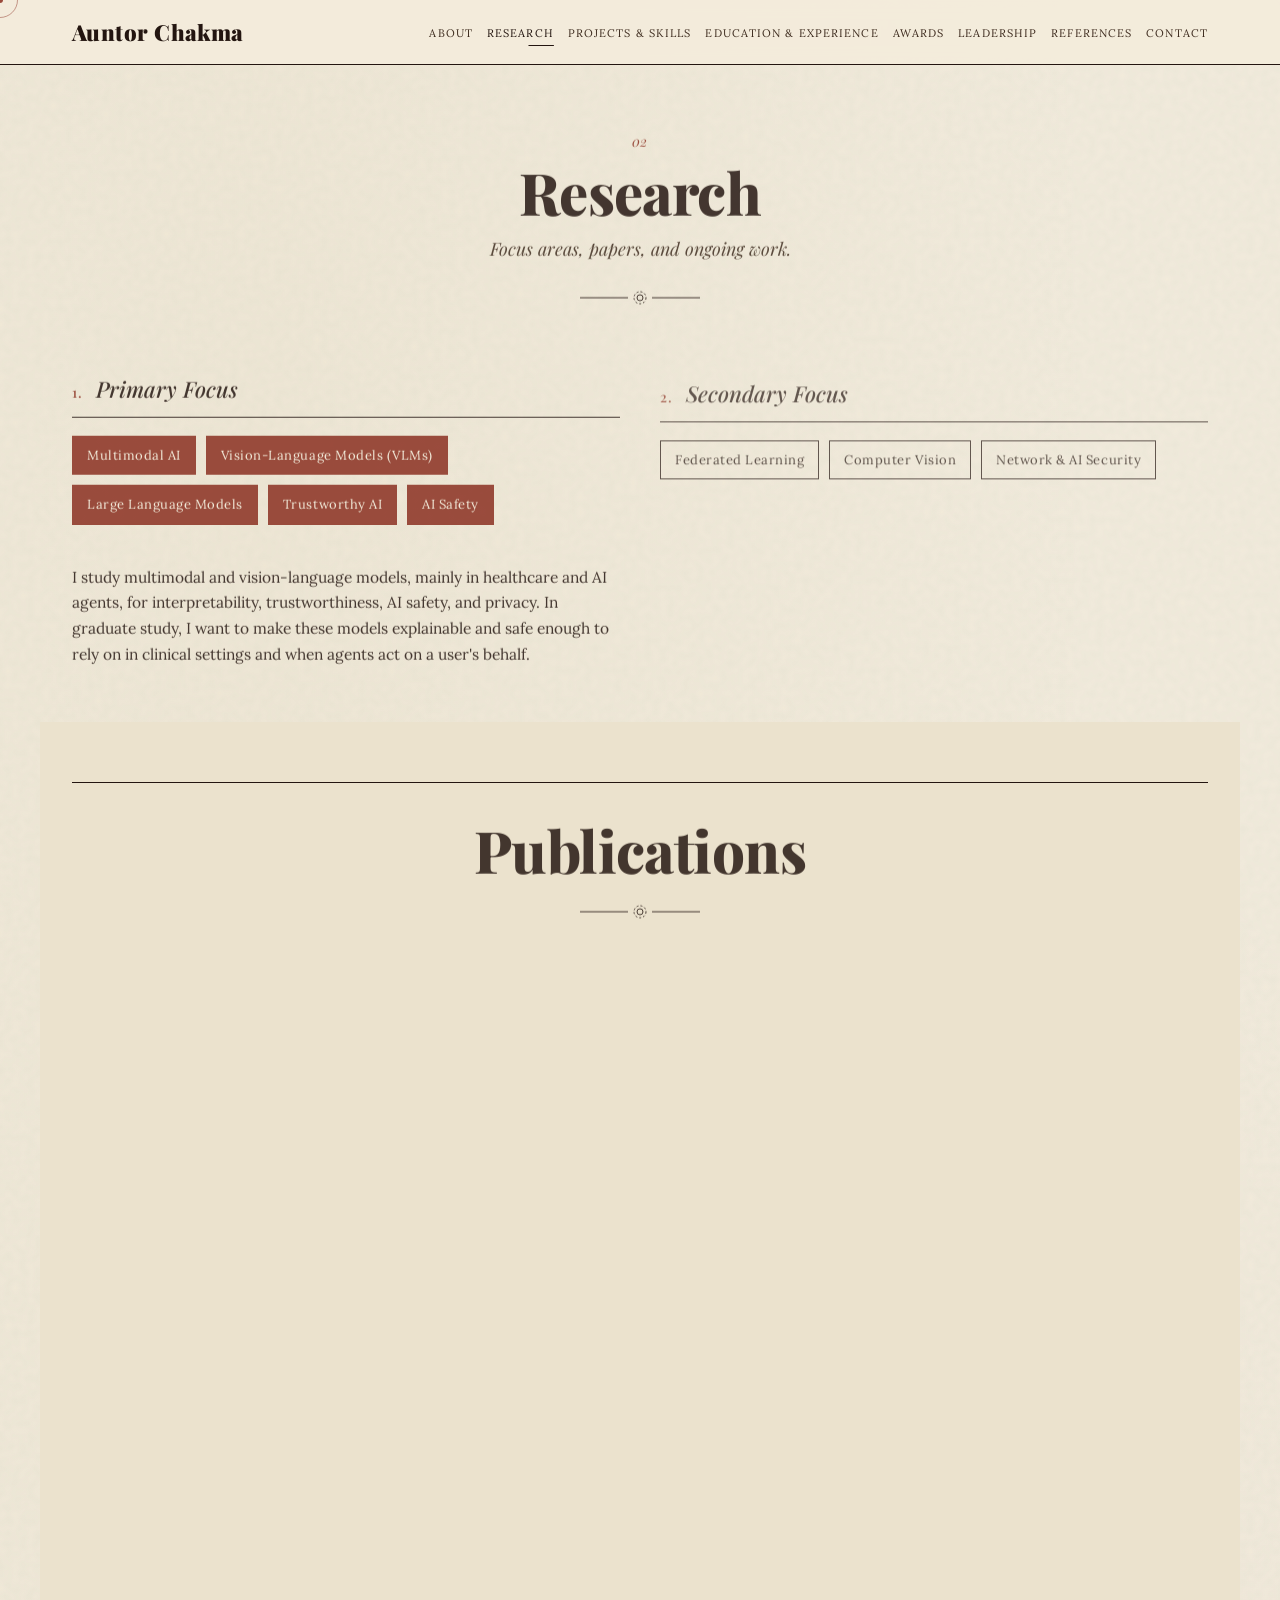
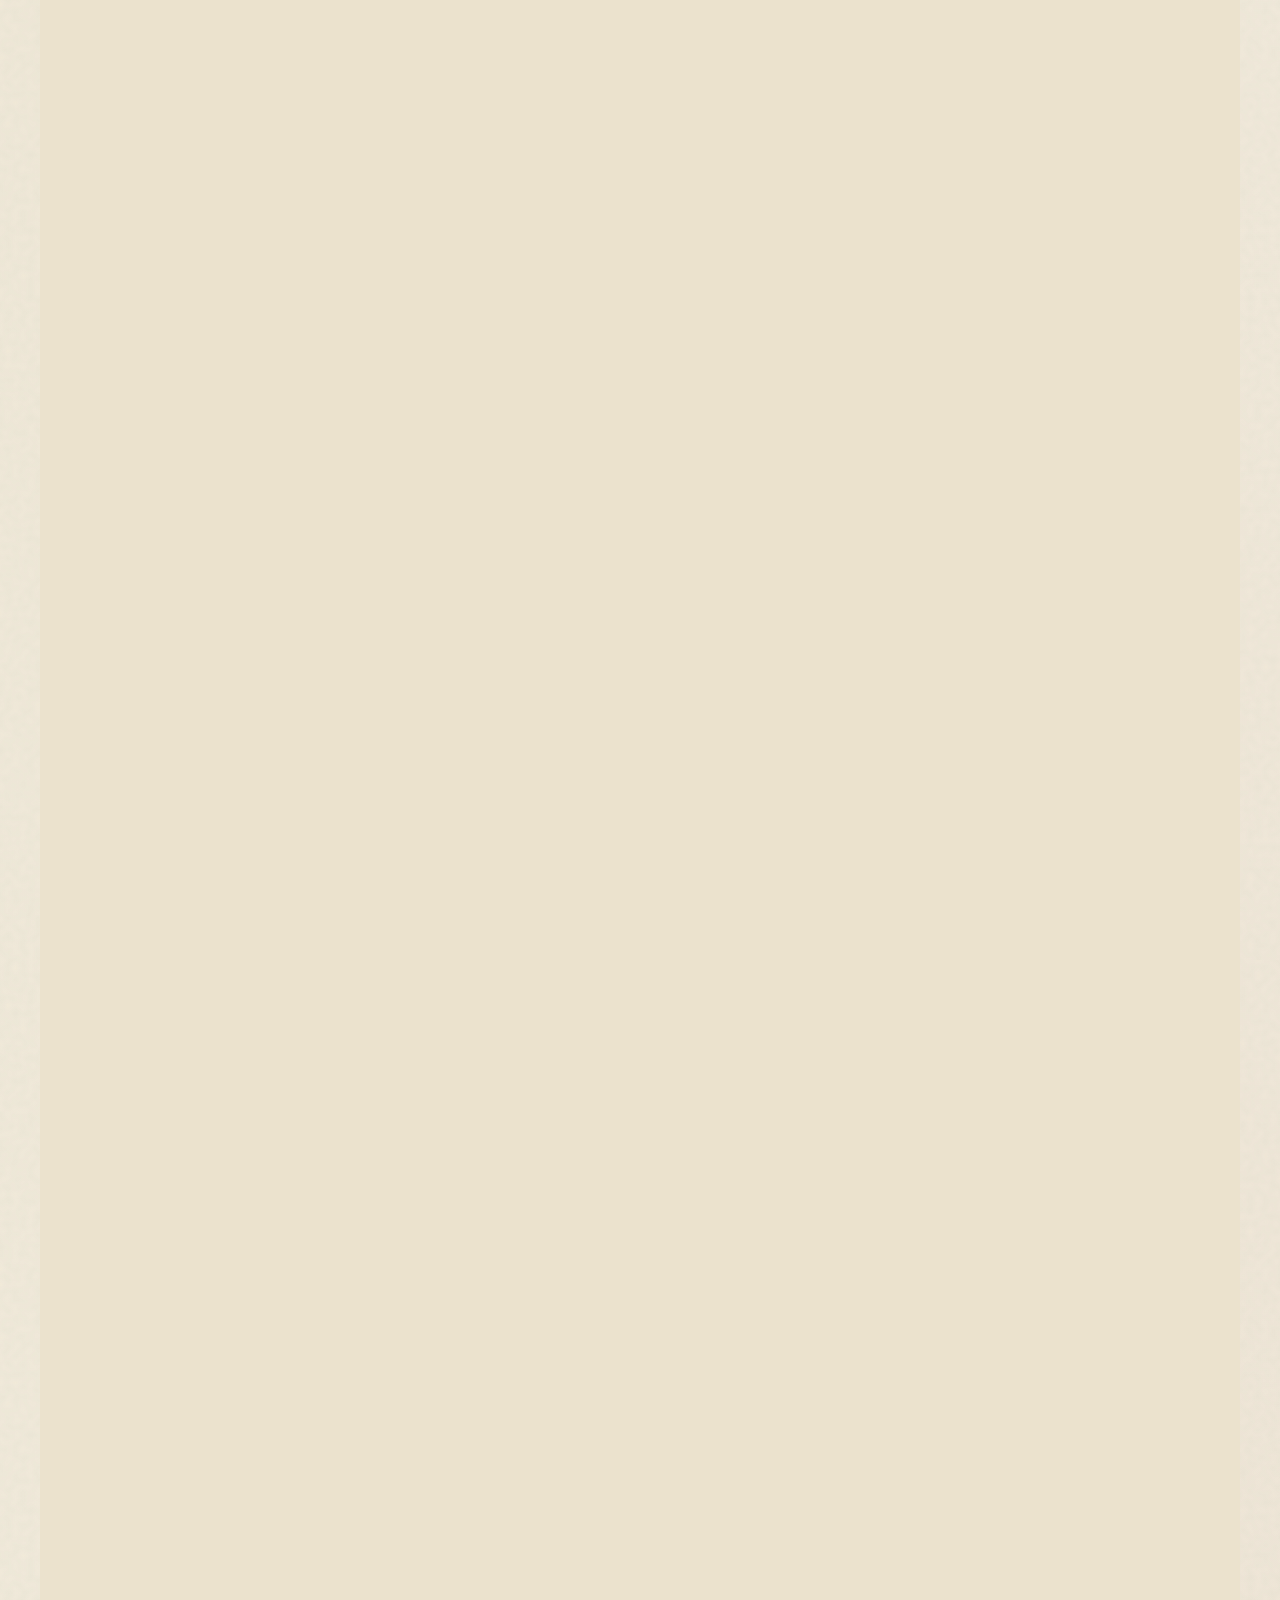
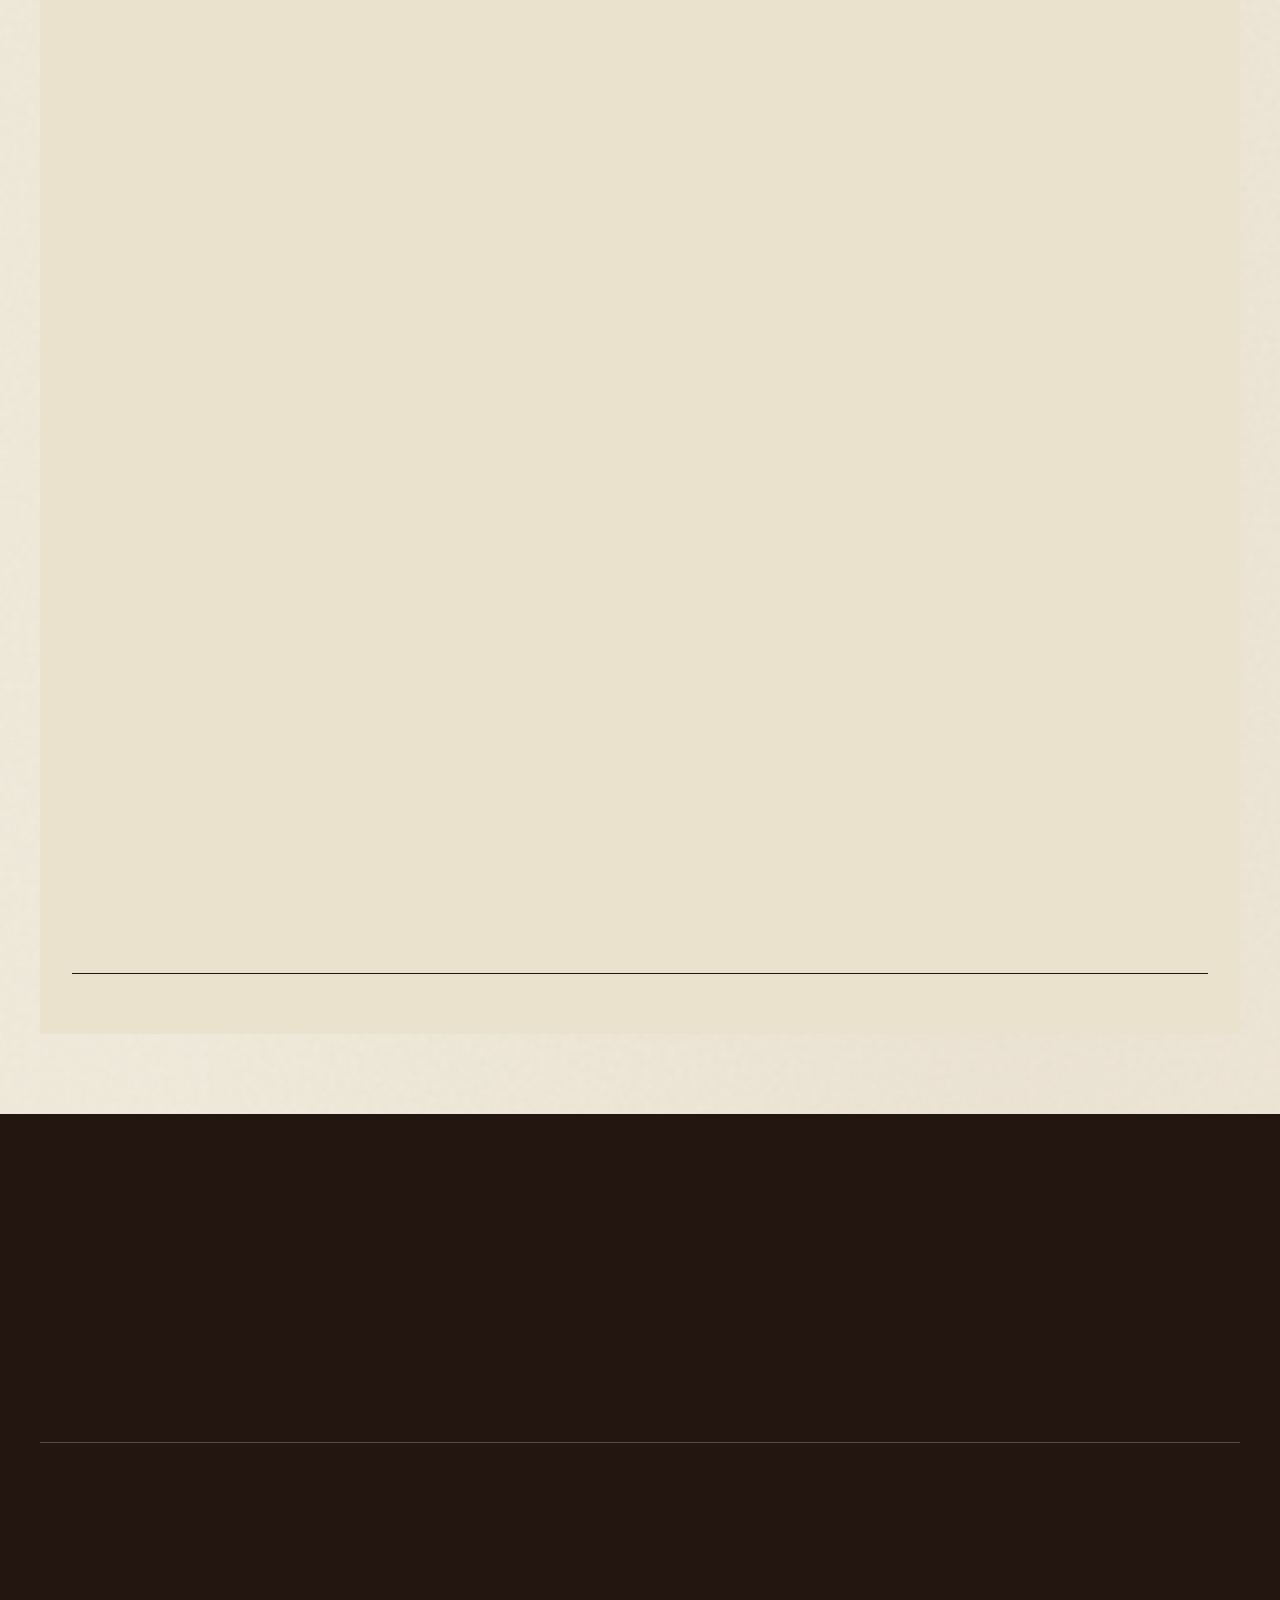
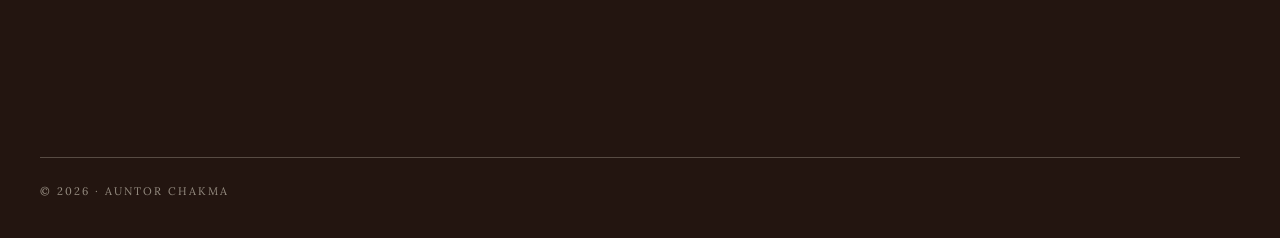
<file: interests.html>
<!DOCTYPE html><html lang="en"><head><meta charset="UTF-8"><title>Moved</title><meta http-equiv="refresh" content="0; url=research.html#interests"><link rel="canonical" href="research.html#interests"></head><body><p>This page moved to <a href="research.html#interests">research.html#interests</a>.</p></body></html>
</file>
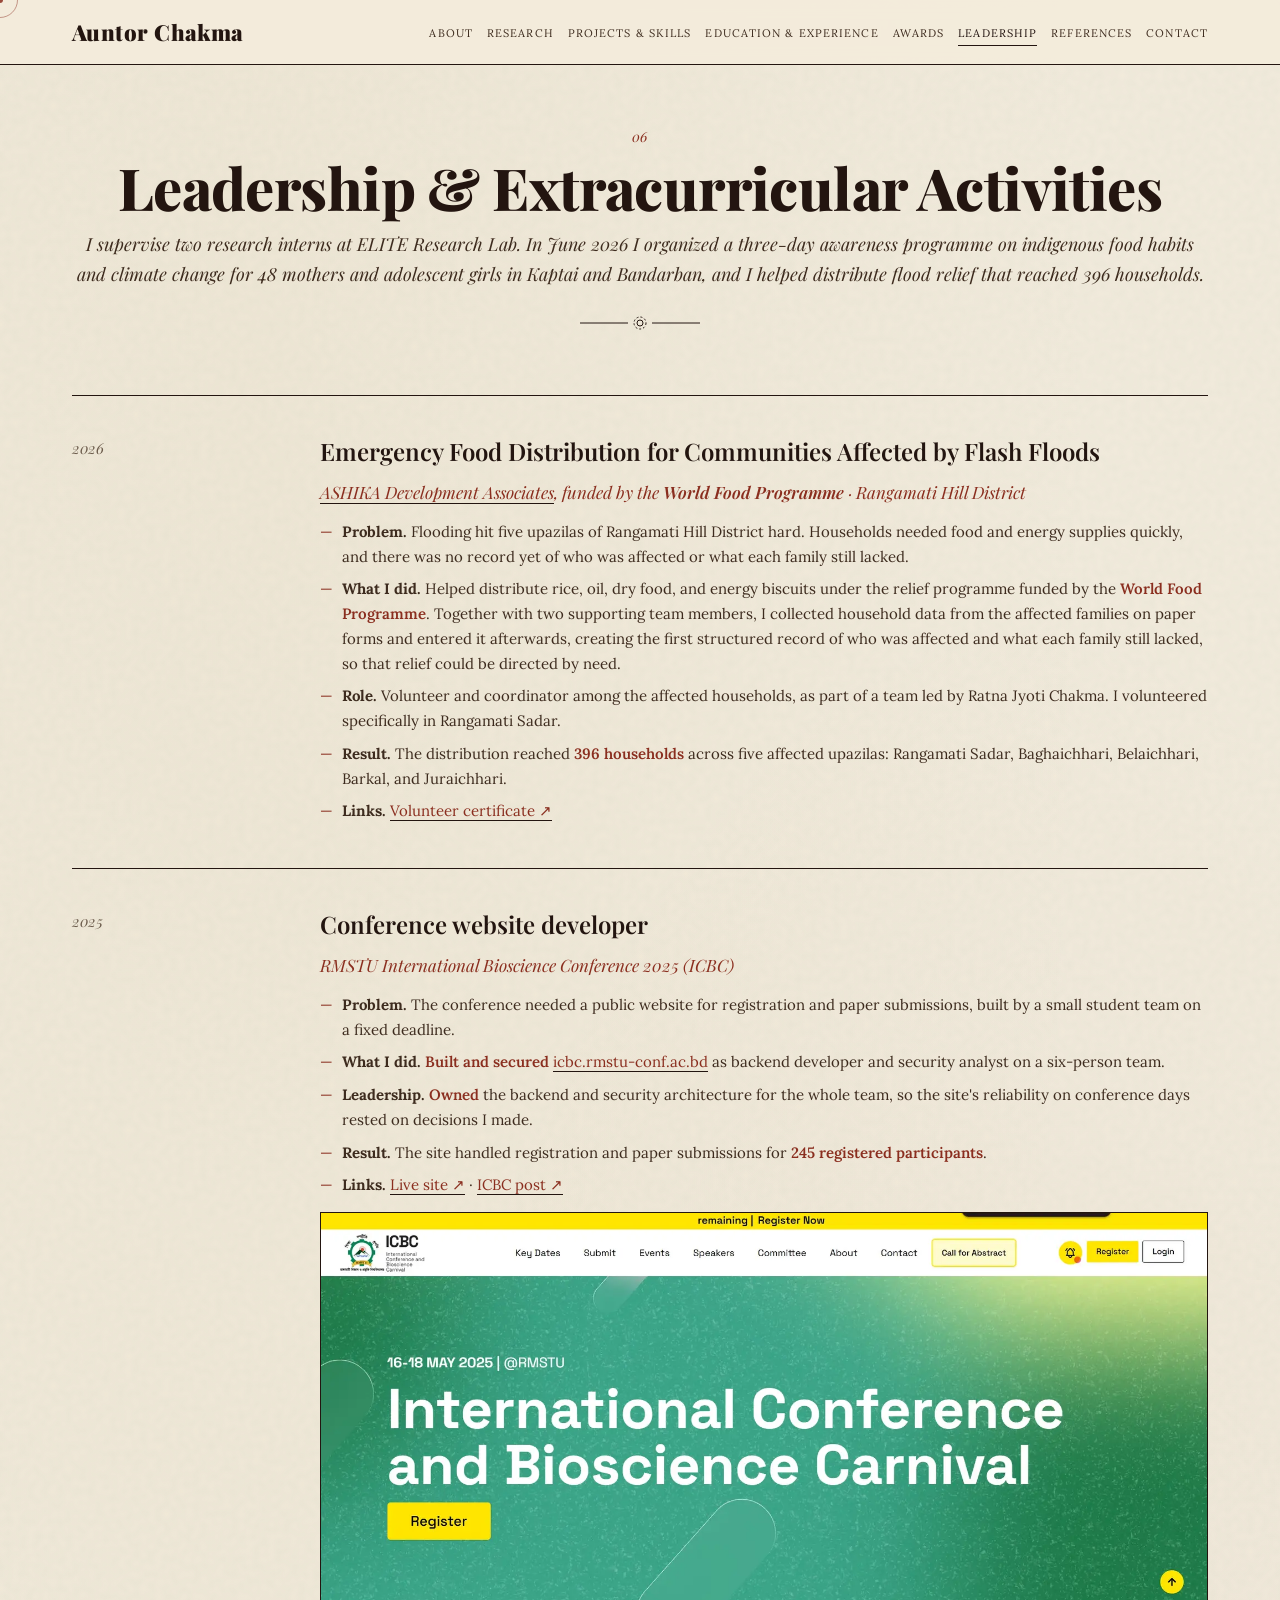
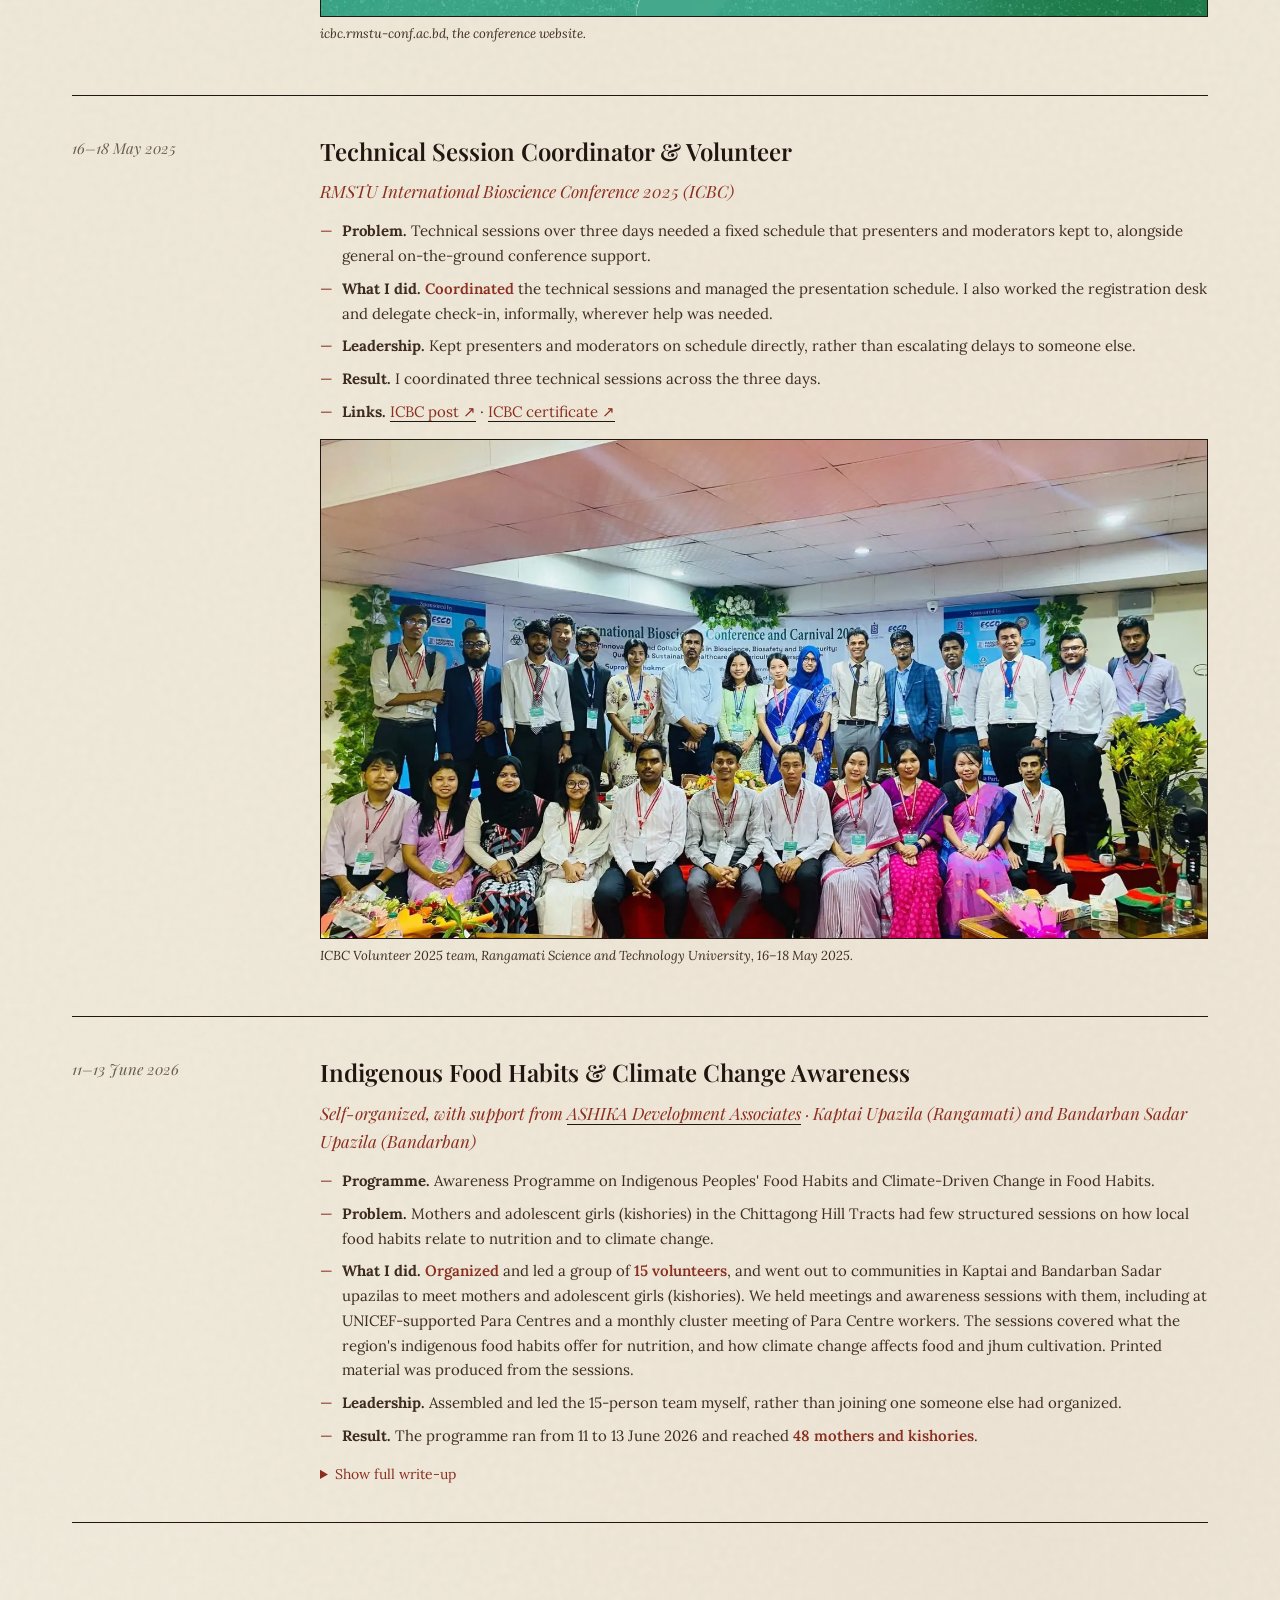
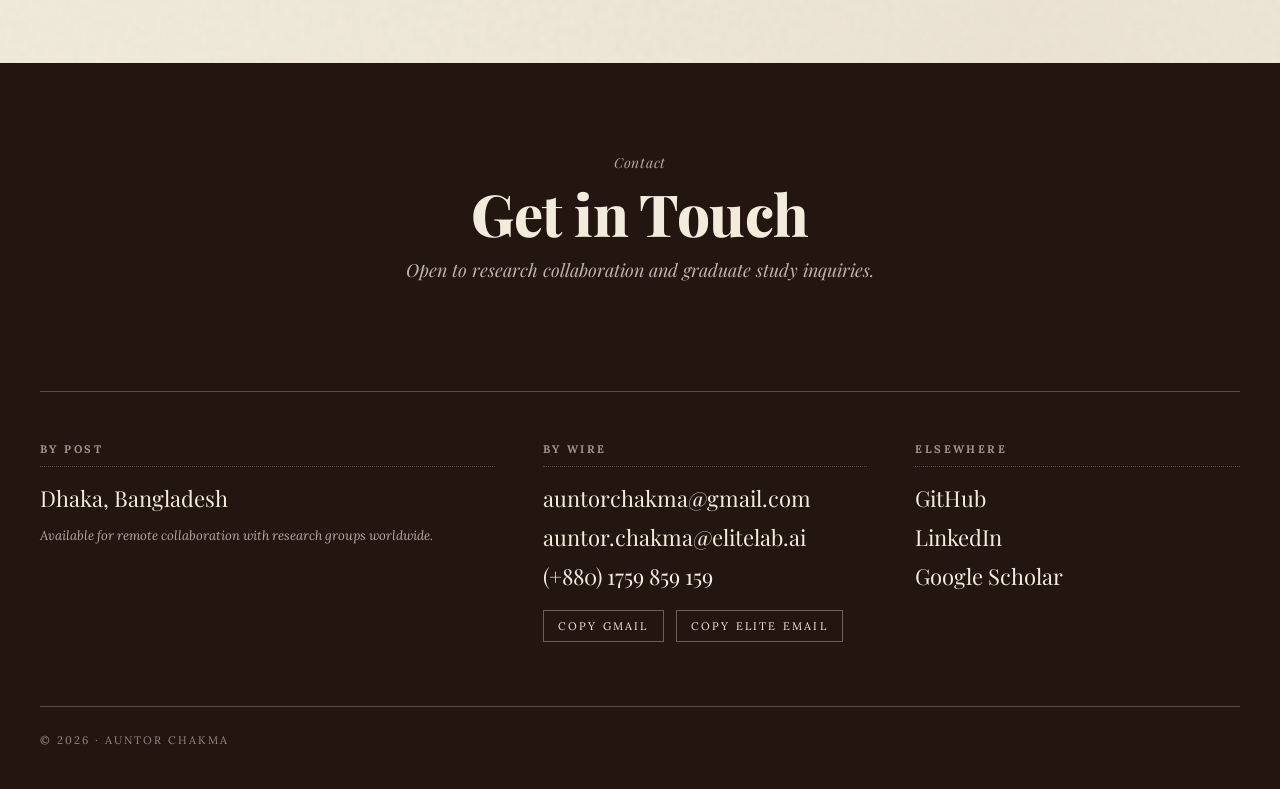
<file: leadership.html>
<!DOCTYPE html>

<html lang="en"><head>
<meta charset="utf-8"/>
<meta content="width=device-width, initial-scale=1.0" name="viewport"/>
<title>Leadership &amp; Extracurricular Activities · Auntor Chakma</title>
<link href="https://fonts.googleapis.com" rel="preconnect"/>
<link crossorigin="" href="https://fonts.gstatic.com" rel="preconnect"/>
<link href="https://fonts.googleapis.com/css2?family=Lora:ital,wght@0,400;0,500;0,600;0,700;1,400;1,500;1,600&amp;family=Playfair+Display:ital,wght@0,400;0,500;0,600;0,700;0,800;0,900;1,400;1,700&amp;display=swap" rel="stylesheet"/>
<link href="assets/css/main.css?v=4" rel="stylesheet"/>
</head>
<body>
<!-- Cursor -->
<div class="cursor-ring" id="cursorRing"></div>
<div class="cursor-dot" id="cursorDot"></div>
<!-- Progress -->
<div class="progress" id="progress"></div>
<nav aria-label="Primary" class="masthead">
<div class="masthead-inner">
<a class="brand" href="index.html">Auntor Chakma</a>
<button aria-label="Toggle menu" class="nav-toggle" data-hover="" id="navToggle"><span></span><span></span><span></span></button>
<ul class="nav-links" id="navLinks"><li><a data-nav="" href="index.html">About</a></li><li><a data-nav="" href="research.html">Research</a></li><li><a data-nav="" href="projects.html">Projects &amp; Skills</a></li><li><a data-nav="" href="experience.html">Education &amp; Experience</a></li><li><a data-nav="" href="awards.html">Awards</a></li><li><a data-nav="" href="leadership.html">Leadership</a></li><li><a data-nav="" href="references.html">References</a></li><li><a data-nav="" href="#contact">Contact</a></li></ul>
</div>
</nav>
<section class="chapter" id="leadership">
<div class="chapter-header reveal">
<div class="chapter-no">06</div>
<h2 class="chapter-title">Leadership &amp; Extracurricular Activities</h2>
<div class="chapter-sub">I supervise two research interns at ELITE Research Lab. In June 2026 I organized a three-day awareness programme on indigenous food habits and climate change for 48 mothers and adolescent girls in Kaptai and Bandarban, and I helped distribute flood relief that reached 396 households.</div>
<svg class="ornament" fill="none" stroke="currentColor" stroke-width="1" viewbox="0 0 120 18">
<line x1="0" x2="48" y1="9" y2="9"></line><circle cx="60" cy="9" r="3"></circle><circle cx="60" cy="9" r="6" stroke-dasharray="2 2"></circle><line x1="72" x2="120" y1="9" y2="9"></line>
</svg>
</div>
<div class="experience">
<article class="exp-item reveal">
<div class="exp-date">2026</div>
<div class="exp-content">
<h3>Emergency Food Distribution for Communities Affected by Flash Floods</h3>
<div class="exp-org"><a href="https://ashikacht.org" rel="noopener" target="_blank">ASHIKA Development Associates</a>, funded by the <span class="hl">World Food Programme</span> · Rangamati Hill District</div>
<ul>
<li><strong>Problem.</strong> Flooding hit five upazilas of Rangamati Hill District hard. Households needed food and energy supplies quickly, and there was no record yet of who was affected or what each family still lacked.</li>
<li><strong>What I did.</strong> Helped distribute rice, oil, dry food, and energy biscuits under the relief programme funded by the <span class="hl">World Food Programme</span>. Together with two supporting team members, I collected household data from the affected families on paper forms and entered it afterwards, creating the first structured record of who was affected and what each family still lacked, so that relief could be directed by need.</li>
<li><strong>Role.</strong> Volunteer and coordinator among the affected households, as part of a team led by Ratna Jyoti Chakma. I volunteered specifically in Rangamati Sadar.</li>
<li><strong>Result.</strong> The distribution reached <span class="hl">396 households</span> across five affected upazilas: Rangamati Sadar, Baghaichhari, Belaichhari, Barkal, and Juraichhari.</li>
<li><strong>Links.</strong> <a href="assets/img/ashika-volunteer-cert.webp" rel="noopener" target="_blank">Volunteer certificate ↗</a></li>
</ul>
</div>
</article>
<article class="exp-item reveal">
<div class="exp-date">2025</div>
<div class="exp-content">
<h3>Conference website developer</h3>
<div class="exp-org">RMSTU International Bioscience Conference 2025 (ICBC)</div>
<ul>
<li><strong>Problem.</strong> The conference needed a public website for registration and paper submissions, built by a small student team on a fixed deadline.</li>
<li><strong>What I did.</strong> <span class="hl">Built and secured</span> <a href="https://icbc.rmstu-conf.ac.bd/" rel="noopener" target="_blank">icbc.rmstu-conf.ac.bd</a> as backend developer and security analyst on a six-person team.</li>
<li><strong>Leadership.</strong> <span class="hl">Owned</span> the backend and security architecture for the whole team, so the site's reliability on conference days rested on decisions I made.</li>
<li><strong>Result.</strong> The site handled registration and paper submissions for <span class="hl">245 registered participants</span>.</li>
<li><strong>Links.</strong> <a href="https://icbc.rmstu-conf.ac.bd" rel="noopener" target="_blank">Live site ↗</a> · <a href="https://www.facebook.com/share/p/18PXWp41YY/" rel="noopener" target="_blank">ICBC post ↗</a></li>
</ul>
<figure class="fig"><a href="assets/img/shot-icbc-site.webp" rel="noopener" target="_blank"><img alt="Screenshot of the ICBC 2025 conference website" loading="lazy" src="assets/img/shot-icbc-site.webp"/></a><figcaption>icbc.rmstu-conf.ac.bd, the conference website.</figcaption></figure>
</div>
</article>
<article class="exp-item reveal">
<div class="exp-date">16–18 May 2025</div>
<div class="exp-content">
<h3>Technical Session Coordinator &amp; Volunteer</h3>
<div class="exp-org">RMSTU International Bioscience Conference 2025 (ICBC)</div>
<ul>
<li><strong>Problem.</strong> Technical sessions over three days needed a fixed schedule that presenters and moderators kept to, alongside general on-the-ground conference support.</li>
<li><strong>What I did.</strong> <span class="hl">Coordinated</span> the technical sessions and managed the presentation schedule. I also worked the registration desk and delegate check-in, informally, wherever help was needed.</li>
<li><strong>Leadership.</strong> Kept presenters and moderators on schedule directly, rather than escalating delays to someone else.</li>
<li><strong>Result.</strong> I coordinated three technical sessions across the three days.</li>
<li><strong>Links.</strong> <a href="https://www.facebook.com/share/p/18PXWp41YY/" rel="noopener" target="_blank">ICBC post ↗</a> · <a href="assets/uploads/icbc-2025-certificate.pdf" rel="noopener" target="_blank">ICBC certificate ↗</a></li>
</ul>
<figure class="fig"><a href="assets/img/icbc-2025-team.webp" rel="noopener" target="_blank"><img alt="ICBC Volunteer 2025 team" loading="lazy" src="assets/img/icbc-2025-team.webp"/></a><figcaption>ICBC Volunteer 2025 team, Rangamati Science and Technology University, 16–18 May 2025.</figcaption></figure>
</div>
</article>
<article class="exp-item reveal">
<div class="exp-date">11–13 June 2026</div>
<div class="exp-content">
<h3>Indigenous Food Habits &amp; Climate Change Awareness</h3>
<div class="exp-org">Self-organized, with support from <a href="https://ashikacht.org" rel="noopener" target="_blank">ASHIKA Development Associates</a> · Kaptai Upazila (Rangamati) and Bandarban Sadar Upazila (Bandarban)</div>
<ul>
<li><strong>Programme.</strong> Awareness Programme on Indigenous Peoples' Food Habits and Climate-Driven Change in Food Habits.</li>
<li><strong>Problem.</strong> Mothers and adolescent girls (kishories) in the Chittagong Hill Tracts had few structured sessions on how local food habits relate to nutrition and to climate change.</li>
<li><strong>What I did.</strong> <span class="hl">Organized</span> and led a group of <span class="hl">15 volunteers</span>, and went out to communities in Kaptai and Bandarban Sadar upazilas to meet mothers and adolescent girls (kishories). We held meetings and awareness sessions with them, including at UNICEF-supported Para Centres and a monthly cluster meeting of Para Centre workers. The sessions covered what the region's indigenous food habits offer for nutrition, and how climate change affects food and jhum cultivation. Printed material was produced from the sessions.</li>
<li><strong>Leadership.</strong> Assembled and led the 15-person team myself, rather than joining one someone else had organized.</li>
<li><strong>Result.</strong> The programme ran from 11 to 13 June 2026 and reached <span class="hl">48 mothers and kishories</span>.</li>
</ul>
<details class="writeup">
<summary>Show full write-up</summary>
<p>The Chittagong Hill Tracts differ from the plains districts of Bangladesh in what people eat and how they farm. A published review of traditional food plants in the region describes indigenous livelihoods as still dominated by subsistence agriculture that combines jhum (shifting cultivation), plough cultivation, and mixed fruit gardens. The programme asked what this local food base offers for the nutrition of mothers and adolescent girls.</p>
<p>Climate change bears on the same food base. An ethnographic study in Kutukchhari and Sapchhari unions of Rangamati Sadar found that climate change and human causes together threaten food security and disrupt farming, and that people are being pushed to change their traditional jhum cultivation. In work reported by UNESCO, a youth-led study of 72 Tripura women in Simana Para, Khagrachari found that erratic weather disrupts jhum cultivation, water access, health, and food security.</p>
<p>Kaptai was chosen because it shows how loss of land changes food. The Kaptai Dam flooded about 22,000 ha, around 40% of the cultivable land in the Chittagong Hill Tracts, displaced about 100,000 people, most of them Chakma, and shortened jhum cycles from 7–10 years to 3–5.</p>
<p>Para Centres are neighbourhood centres set up by UNICEF with the Chittagong Hill Tracts Development Board under the Integrated Community Development Project, and now run under the Board's Sustainable Social Services Delivery Project. They deliver health, nutrition, education, and water and sanitation services to mothers and children in remote villages.</p>
<p>Participants discussed how food and climate change are linked, and how changes in jhum affect what is grown and eaten.</p>
<p class="sources">Sources: <a href="https://doi.org/10.3390/wild2020013" rel="noopener" target="_blank">Garai (2025), Wild 2(2):13</a>; <a href="https://www.unesco.org/en/articles/indigenous-youth-led-climate-research-across-chittagong-hill-tracts-bangladesh" rel="noopener" target="_blank">UNESCO, youth-led climate research in the Chittagong Hill Tracts</a>; <a href="https://www.researchgate.net/publication/352729165_Traditional_Food_Plants_and_Agro-biodiversity_in_Chittagong_Hill_Tracts_Bangladesh_Food_Security_Nutrition_and_Conservation_Strategy" rel="noopener" target="_blank">Traditional food plants and agro-biodiversity in the Chittagong Hill Tracts</a>; <a href="https://www.unicef.org/bangladesh/sites/unicef.org.bangladesh/files/2019-09/CHT-report-LR-August20-website.pdf" rel="noopener" target="_blank">UNICEF, Many Tracts One Community</a>; <a href="https://evaluationreports.unicef.org/GetDocument?documentID=203&amp;fileID=24857" rel="noopener" target="_blank">UNICEF, evaluation of the Integrated Community Development Project</a>; <a href="https://www.researchgate.net/publication/335701834_Involuntary_Displacement_and_Human_Security_A_Study_of_the_Kaptai_Dam_in_Bangladesh" rel="noopener" target="_blank">Involuntary displacement and human security: the Kaptai Dam</a>.</p>
</details>
</div>
</article>
</div>
</section>
<footer class="colophon" id="contact">
<div class="colophon-inner">
<div class="chapter-header reveal">
<div class="chapter-no" style="color:var(--paper);opacity:.7">Contact</div>
<h2 class="chapter-title">Get in Touch</h2>
<div class="chapter-sub" style="color:rgba(243,236,220,.75)">Open to research collaboration and graduate study inquiries.</div>
<svg class="ornament" fill="none" stroke="#f3ecdc" stroke-width="1" viewbox="0 0 120 18">
<line x1="0" x2="48" y1="9" y2="9"></line><circle cx="60" cy="9" r="3"></circle><circle cx="60" cy="9" r="6" stroke-dasharray="2 2"></circle><line x1="72" x2="120" y1="9" y2="9"></line>
</svg>
</div>
<div class="colophon-grid">
<div class="colophon-col reveal">
<h5>By Post</h5>
<p>Dhaka, Bangladesh</p>
<small>Available for remote collaboration with research groups worldwide.</small>
</div>
<div class="colophon-col reveal reveal-delay-1">
<h5>By Wire</h5>
<a data-hover="" href="mailto:auntorchakma@gmail.com">auntorchakma@gmail.com</a>
<a data-hover="" href="mailto:auntor.chakma@elitelab.ai">auntor.chakma@elitelab.ai</a>
<a data-hover="" href="tel:+8801759859159">(+880) 1759 859 159</a>
<button class="copy-btn" data-copy="auntorchakma@gmail.com" data-hover="" style="margin-right:8px">Copy Gmail</button>
<button class="copy-btn" data-copy="auntor.chakma@elitelab.ai" data-hover="">Copy ELITE email</button>
</div>
<div class="colophon-col reveal reveal-delay-2">
<h5>Elsewhere</h5>
<a data-hover="" href="https://github.com/auntor101" rel="noopener" target="_blank">GitHub</a>
<a data-hover="" href="https://linkedin.com/in/auntor101" rel="noopener" target="_blank">LinkedIn</a>
<a data-hover="" href="https://scholar.google.com/citations?user=zhwU8sUAAAAJ&amp;hl=en" rel="noopener" target="_blank">Google Scholar</a>
</div>
</div>
<div class="colophon-foot">
<span>© 2026 · Auntor Chakma</span>
</div>
</div>
</footer>
<button class="to-top" id="toTop" aria-label="Back to top" data-hover="">&#8593;</button>
<script src="assets/js/main.js?v=3"></script>
</body></html>
</file>
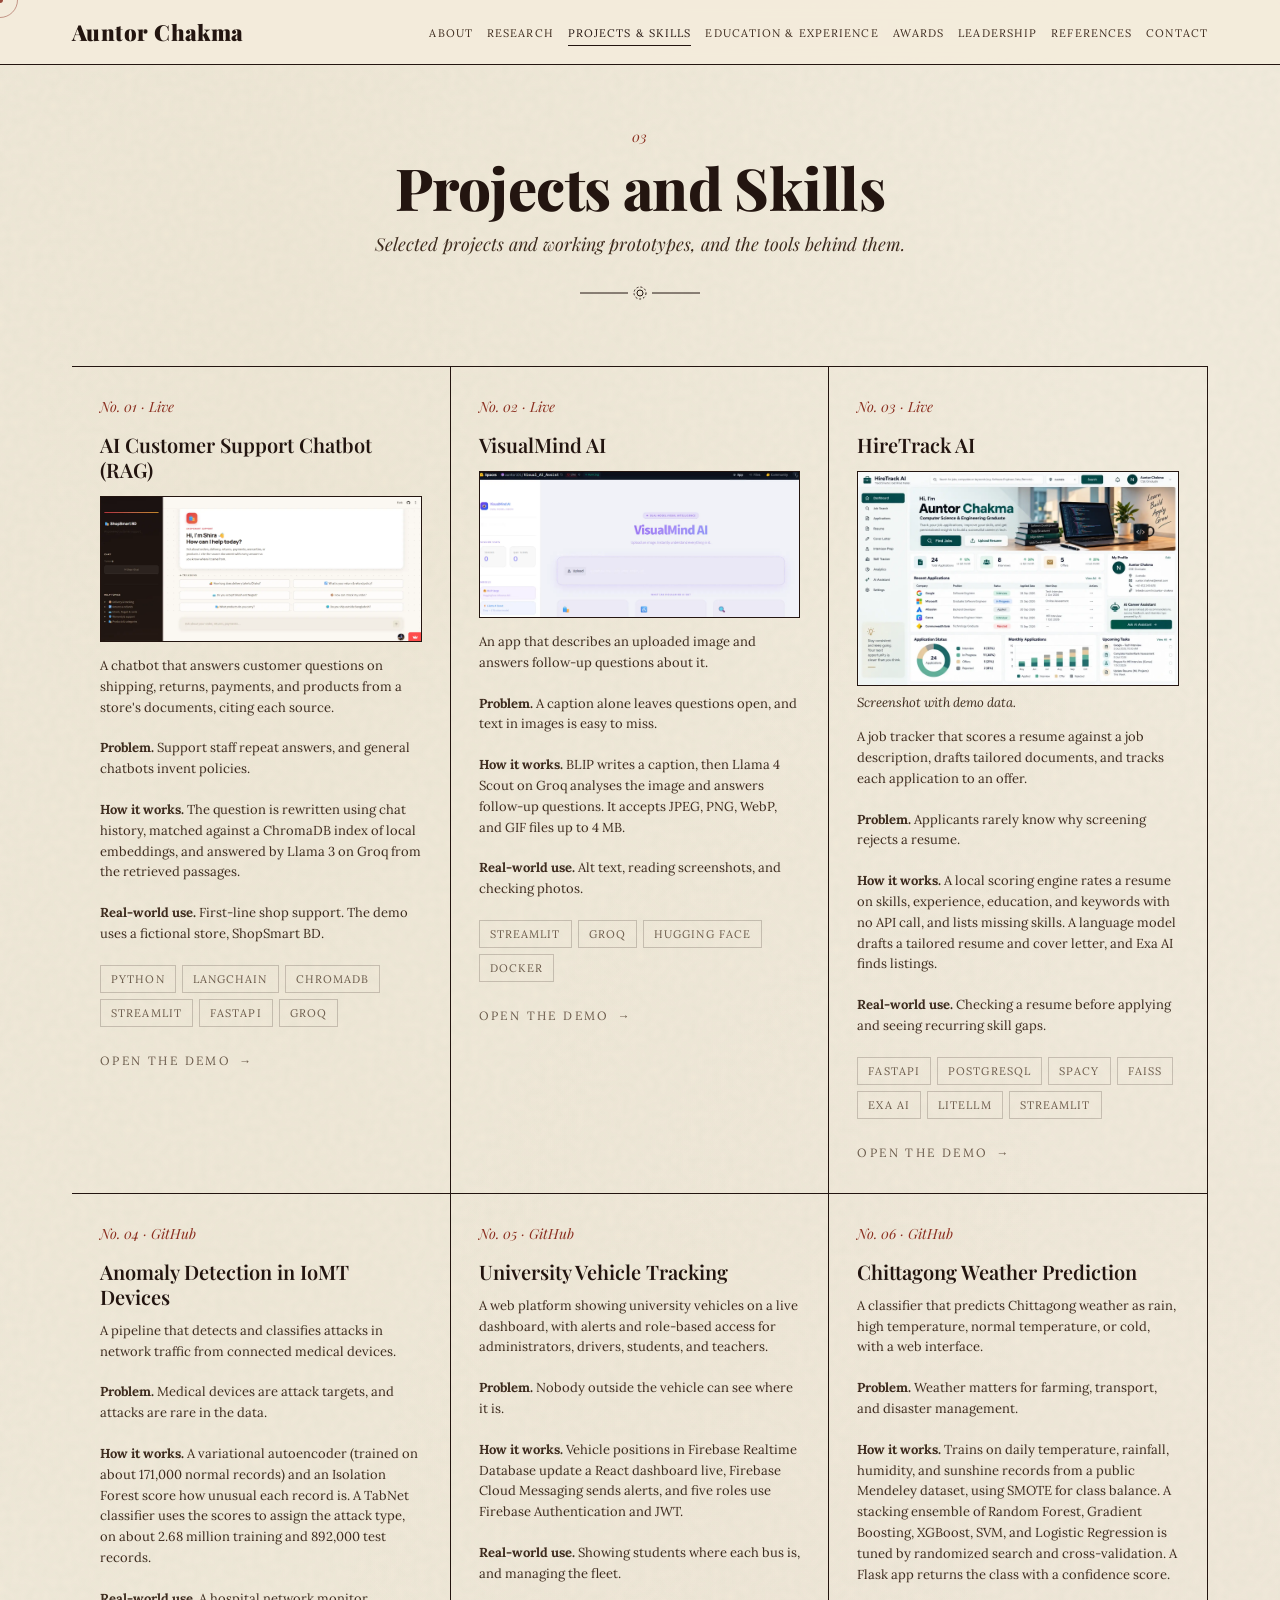
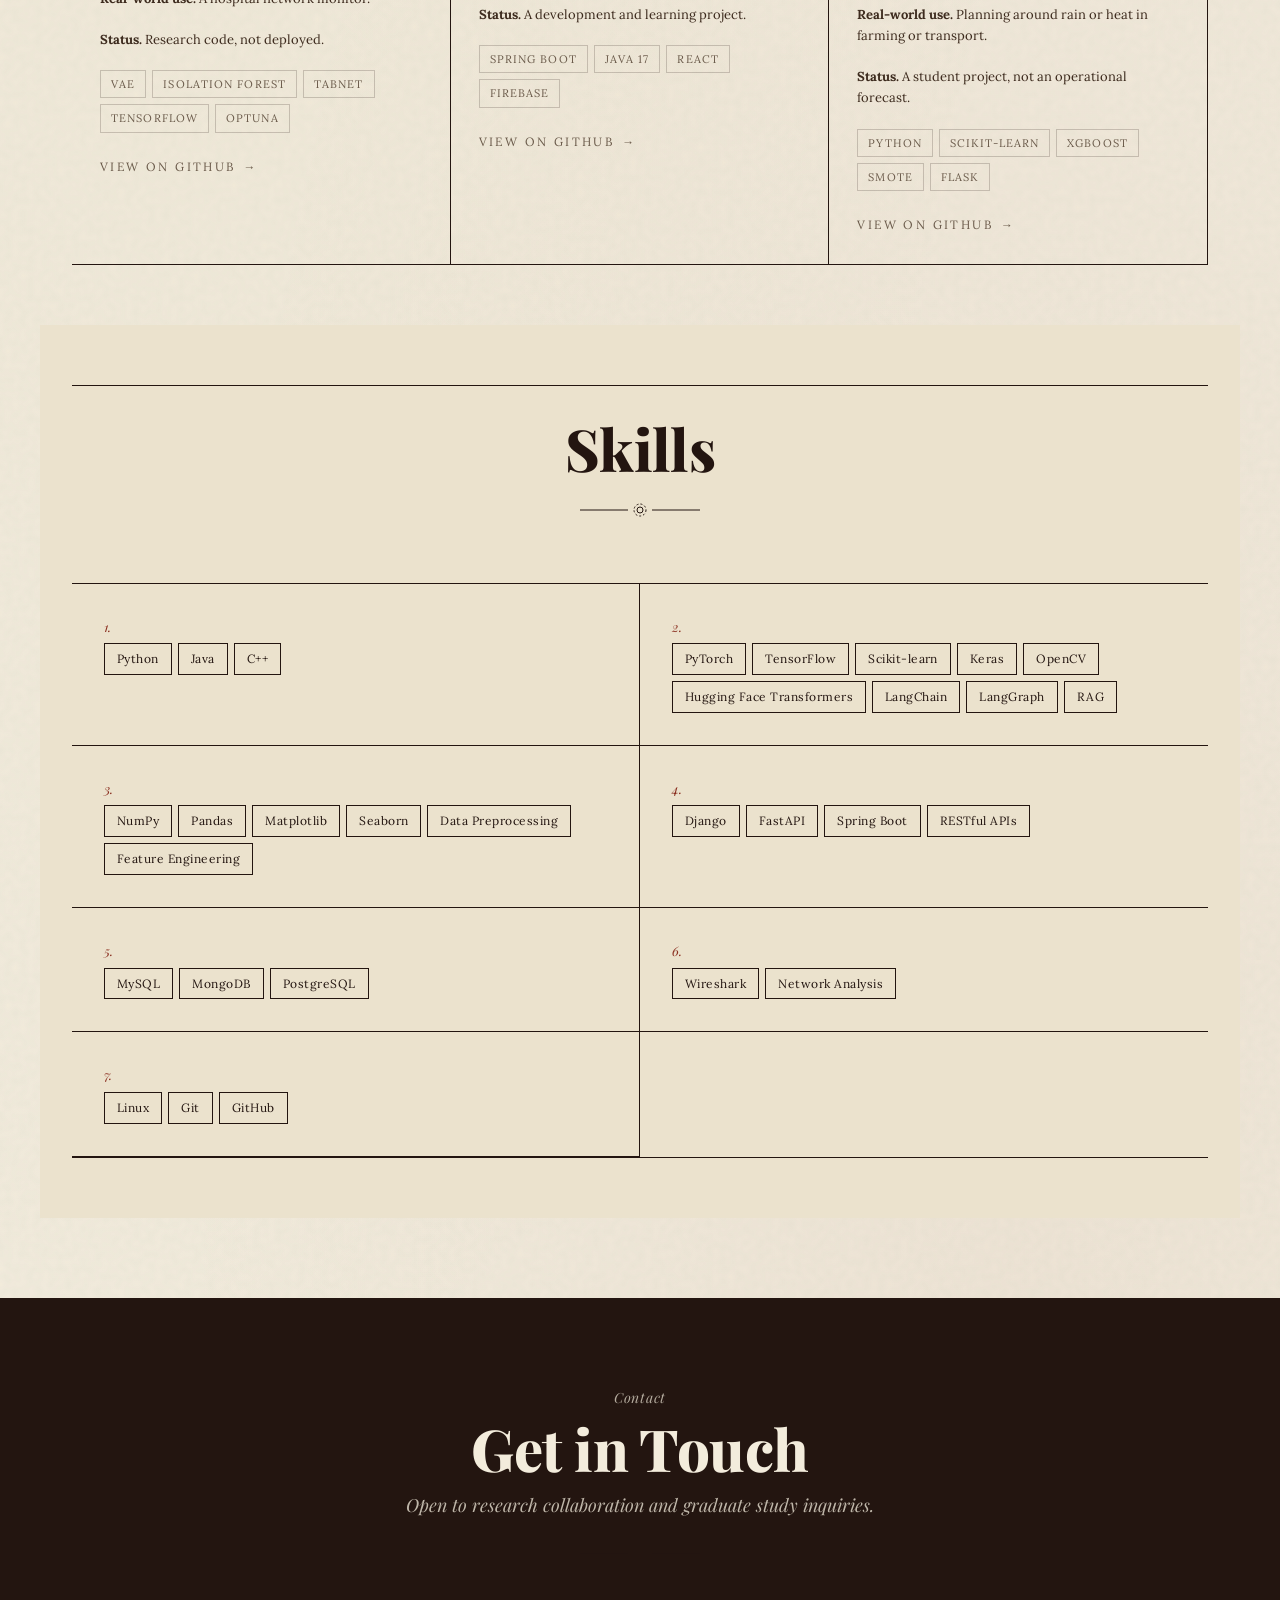
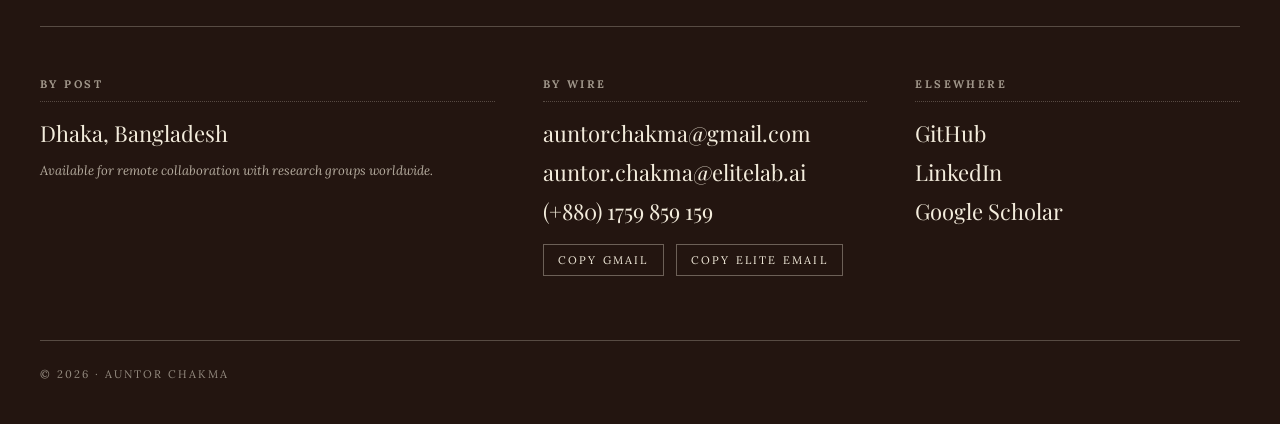
<file: projects.html>
<!DOCTYPE html>

<html lang="en"><head>
<meta charset="utf-8"/>
<meta content="width=device-width, initial-scale=1.0" name="viewport"/>
<title>Projects and Skills · Auntor Chakma</title>
<link href="https://fonts.googleapis.com" rel="preconnect"/>
<link crossorigin="" href="https://fonts.gstatic.com" rel="preconnect"/>
<link href="https://fonts.googleapis.com/css2?family=Lora:ital,wght@0,400;0,500;0,600;0,700;1,400;1,500;1,600&amp;family=Playfair+Display:ital,wght@0,400;0,500;0,600;0,700;0,800;0,900;1,400;1,700&amp;display=swap" rel="stylesheet"/>
<link href="assets/css/main.css?v=4" rel="stylesheet"/>
</head>
<body>
<!-- Cursor -->
<div class="cursor-ring" id="cursorRing"></div>
<div class="cursor-dot" id="cursorDot"></div>
<!-- Progress -->
<div class="progress" id="progress"></div>
<nav aria-label="Primary" class="masthead">
<div class="masthead-inner">
<a class="brand" href="index.html">Auntor Chakma</a>
<button aria-label="Toggle menu" class="nav-toggle" data-hover="" id="navToggle"><span></span><span></span><span></span></button>
<ul class="nav-links" id="navLinks"><li><a data-nav="" href="index.html">About</a></li><li><a data-nav="" href="research.html">Research</a></li><li><a data-nav="" href="projects.html">Projects &amp; Skills</a></li><li><a data-nav="" href="experience.html">Education &amp; Experience</a></li><li><a data-nav="" href="awards.html">Awards</a></li><li><a data-nav="" href="leadership.html">Leadership</a></li><li><a data-nav="" href="references.html">References</a></li><li><a data-nav="" href="#contact">Contact</a></li></ul>
</div>
</nav>
<section class="chapter" id="projects">
<div class="chapter-header reveal">
<div class="chapter-no">03</div>
<h2 class="chapter-title">Projects and Skills</h2>
<div class="chapter-sub">Selected projects and working prototypes, and the tools behind them.</div>
<svg class="ornament" fill="none" stroke="currentColor" stroke-width="1" viewbox="0 0 120 18">
<line x1="0" x2="48" y1="9" y2="9"></line><circle cx="60" cy="9" r="3"></circle><circle cx="60" cy="9" r="6" stroke-dasharray="2 2"></circle><line x1="72" x2="120" y1="9" y2="9"></line>
</svg>
</div>
<div class="projects-grid">
<a class="project reveal" data-hover="" href="https://smartshop-rag-chatbot.streamlit.app/" rel="noopener" target="_blank">
<div class="p-num">No. 01 · Live</div>
<h3>AI Customer Support Chatbot (RAG)</h3>
<figure class="fig"><img alt="Screenshot of the ShopSmart BD support chatbot" loading="lazy" src="assets/img/shot-shopsmart.webp"/></figure>
<p>A chatbot that answers customer questions on shipping, returns, payments, and products from a store's documents, citing each source.</p>
<p><strong>Problem.</strong> Support staff repeat answers, and general chatbots invent policies.</p>
<p><strong>How it works.</strong> The question is rewritten using chat history, matched against a ChromaDB index of local embeddings, and answered by Llama 3 on Groq from the retrieved passages.</p>
<p><strong>Real-world use.</strong> First-line shop support. The demo uses a fictional store, ShopSmart BD.</p>
<div class="p-stack"><span>Python</span><span>LangChain</span><span>ChromaDB</span><span>Streamlit</span><span>FastAPI</span><span>Groq</span></div>
<span class="p-link">Open the demo <span class="arrow">→</span></span>
</a>
<a class="project reveal reveal-delay-1" data-hover="" href="https://huggingface.co/spaces/auntor101/Visual_AI_Assist" rel="noopener" target="_blank">
<div class="p-num">No. 02 · Live</div>
<h3>VisualMind AI</h3>
<figure class="fig"><img alt="Screenshot of the VisualMind AI app on Hugging Face Spaces" loading="lazy" src="assets/img/shot-visualmind.webp"/></figure>
<p>An app that describes an uploaded image and answers follow-up questions about it.</p>
<p><strong>Problem.</strong> A caption alone leaves questions open, and text in images is easy to miss.</p>
<p><strong>How it works.</strong> BLIP writes a caption, then Llama 4 Scout on Groq analyses the image and answers follow-up questions. It accepts JPEG, PNG, WebP, and GIF files up to 4 MB.</p>
<p><strong>Real-world use.</strong> Alt text, reading screenshots, and checking photos.</p>
<div class="p-stack"><span>Streamlit</span><span>Groq</span><span>Hugging Face</span><span>Docker</span></div>
<span class="p-link">Open the demo <span class="arrow">→</span></span>
</a>
<a class="project reveal reveal-delay-2" data-hover="" href="https://hiretrack-ai.onrender.com" rel="noopener" target="_blank">
<div class="p-num">No. 03 · Live</div>
<h3>HireTrack AI</h3>
<figure class="fig"><img alt="Screenshot of the HireTrack AI dashboard" loading="lazy" src="assets/img/shot-hiretrack.webp"/><figcaption>Screenshot with demo data.</figcaption></figure>
<p>A job tracker that scores a resume against a job description, drafts tailored documents, and tracks each application to an offer.</p>
<p><strong>Problem.</strong> Applicants rarely know why screening rejects a resume.</p>
<p><strong>How it works.</strong> A local scoring engine rates a resume on skills, experience, education, and keywords with no API call, and lists missing skills. A language model drafts a tailored resume and cover letter, and Exa AI finds listings.</p>
<p><strong>Real-world use.</strong> Checking a resume before applying and seeing recurring skill gaps.</p>
<div class="p-stack"><span>FastAPI</span><span>PostgreSQL</span><span>spaCy</span><span>FAISS</span><span>Exa AI</span><span>LiteLLM</span><span>Streamlit</span></div>
<span class="p-link">Open the demo <span class="arrow">→</span></span>
</a>
<a class="project reveal" data-hover="" href="https://github.com/auntor101/Anomaly--Detections-in-IOMT-devices-" rel="noopener" target="_blank">
<div class="p-num">No. 04 · GitHub</div>
<h3>Anomaly Detection in IoMT Devices</h3>
<p>A pipeline that detects and classifies attacks in network traffic from connected medical devices.</p>
<p><strong>Problem.</strong> Medical devices are attack targets, and attacks are rare in the data.</p>
<p><strong>How it works.</strong> A variational autoencoder (trained on about 171,000 normal records) and an Isolation Forest score how unusual each record is. A TabNet classifier uses the scores to assign the attack type, on about 2.68 million training and 892,000 test records.</p>
<p><strong>Real-world use.</strong> A hospital network monitor.</p>
<p><strong>Status.</strong> Research code, not deployed.</p>
<div class="p-stack"><span>VAE</span><span>Isolation Forest</span><span>TabNet</span><span>TensorFlow</span><span>Optuna</span></div>
<span class="p-link">View on GitHub <span class="arrow">→</span></span>
</a>
<a class="project reveal reveal-delay-1" data-hover="" href="https://github.com/auntor101/Multiple-University-Vehicles-Tracking-in-Real-Time-for-a-Smoother-Transportation" rel="noopener" target="_blank">
<div class="p-num">No. 05 · GitHub</div>
<h3>University Vehicle Tracking</h3>
<p>A web platform showing university vehicles on a live dashboard, with alerts and role-based access for administrators, drivers, students, and teachers.</p>
<p><strong>Problem.</strong> Nobody outside the vehicle can see where it is.</p>
<p><strong>How it works.</strong> Vehicle positions in Firebase Realtime Database update a React dashboard live, Firebase Cloud Messaging sends alerts, and five roles use Firebase Authentication and JWT.</p>
<p><strong>Real-world use.</strong> Showing students where each bus is, and managing the fleet.</p>
<p><strong>Status.</strong> A development and learning project.</p>
<div class="p-stack"><span>Spring Boot</span><span>Java 17</span><span>React</span><span>Firebase</span></div>
<span class="p-link">View on GitHub <span class="arrow">→</span></span>
</a>
<a class="project reveal reveal-delay-2" data-hover="" href="https://github.com/auntor101/Weather-Prediction" rel="noopener" target="_blank">
<div class="p-num">No. 06 · GitHub</div>
<h3>Chittagong Weather Prediction</h3>
<p>A classifier that predicts Chittagong weather as rain, high temperature, normal temperature, or cold, with a web interface.</p>
<p><strong>Problem.</strong> Weather matters for farming, transport, and disaster management.</p>
<p><strong>How it works.</strong> Trains on daily temperature, rainfall, humidity, and sunshine records from a public Mendeley dataset, using SMOTE for class balance. A stacking ensemble of Random Forest, Gradient Boosting, XGBoost, SVM, and Logistic Regression is tuned by randomized search and cross-validation. A Flask app returns the class with a confidence score.</p>
<p><strong>Real-world use.</strong> Planning around rain or heat in farming or transport.</p>
<p><strong>Status.</strong> A student project, not an operational forecast.</p>
<div class="p-stack"><span>Python</span><span>scikit-learn</span><span>XGBoost</span><span>SMOTE</span><span>Flask</span></div>
<span class="p-link">View on GitHub <span class="arrow">→</span></span>
</a>
</div>
</section><section class="chapter alt-bg" id="skills">
<div class="chapter-header reveal">
<div class="chapter-no"> </div>
<h2 class="chapter-title">Skills</h2>

<svg class="ornament" fill="none" stroke="currentColor" stroke-width="1" viewbox="0 0 120 18">
<line x1="0" x2="48" y1="9" y2="9"></line><circle cx="60" cy="9" r="3"></circle><circle cx="60" cy="9" r="6" stroke-dasharray="2 2"></circle><line x1="72" x2="120" y1="9" y2="9"></line>
</svg>
</div>
<div class="skills-grid">
<div class="skill-cat reveal">
<span class="sn">1.</span>
<div class="row"><span>Python</span><span>Java</span><span>C++</span></div>
</div>
<div class="skill-cat reveal">
<span class="sn">2.</span>
<div class="row"><span>PyTorch</span><span>TensorFlow</span><span>Scikit-learn</span><span>Keras</span><span>OpenCV</span><span>Hugging Face Transformers</span><span>LangChain</span><span>LangGraph</span><span>RAG</span></div>
</div>
<div class="skill-cat reveal">
<span class="sn">3.</span>
<div class="row"><span>NumPy</span><span>Pandas</span><span>Matplotlib</span><span>Seaborn</span><span>Data Preprocessing</span><span>Feature Engineering</span></div>
</div>
<div class="skill-cat reveal">
<span class="sn">4.</span>
<div class="row"><span>Django</span><span>FastAPI</span><span>Spring Boot</span><span>RESTful APIs</span></div>
</div>
<div class="skill-cat reveal">
<span class="sn">5.</span>
<div class="row"><span>MySQL</span><span>MongoDB</span><span>PostgreSQL</span></div>
</div>
<div class="skill-cat reveal">
<span class="sn">6.</span>
<div class="row"><span>Wireshark</span><span>Network Analysis</span></div>
</div>
<div class="skill-cat reveal">
<span class="sn">7.</span>
<div class="row"><span>Linux</span><span>Git</span><span>GitHub</span></div>
</div>
</div>
</section>
<footer class="colophon" id="contact">
<div class="colophon-inner">
<div class="chapter-header reveal">
<div class="chapter-no" style="color:var(--paper);opacity:.7">Contact</div>
<h2 class="chapter-title">Get in Touch</h2>
<div class="chapter-sub" style="color:rgba(243,236,220,.75)">Open to research collaboration and graduate study inquiries.</div>
<svg class="ornament" fill="none" stroke="#f3ecdc" stroke-width="1" viewbox="0 0 120 18">
<line x1="0" x2="48" y1="9" y2="9"></line><circle cx="60" cy="9" r="3"></circle><circle cx="60" cy="9" r="6" stroke-dasharray="2 2"></circle><line x1="72" x2="120" y1="9" y2="9"></line>
</svg>
</div>
<div class="colophon-grid">
<div class="colophon-col reveal">
<h5>By Post</h5>
<p>Dhaka, Bangladesh</p>
<small>Available for remote collaboration with research groups worldwide.</small>
</div>
<div class="colophon-col reveal reveal-delay-1">
<h5>By Wire</h5>
<a data-hover="" href="mailto:auntorchakma@gmail.com">auntorchakma@gmail.com</a>
<a data-hover="" href="mailto:auntor.chakma@elitelab.ai">auntor.chakma@elitelab.ai</a>
<a data-hover="" href="tel:+8801759859159">(+880) 1759 859 159</a>
<button class="copy-btn" data-copy="auntorchakma@gmail.com" data-hover="" style="margin-right:8px">Copy Gmail</button>
<button class="copy-btn" data-copy="auntor.chakma@elitelab.ai" data-hover="">Copy ELITE email</button>
</div>
<div class="colophon-col reveal reveal-delay-2">
<h5>Elsewhere</h5>
<a data-hover="" href="https://github.com/auntor101" rel="noopener" target="_blank">GitHub</a>
<a data-hover="" href="https://linkedin.com/in/auntor101" rel="noopener" target="_blank">LinkedIn</a>
<a data-hover="" href="https://scholar.google.com/citations?user=zhwU8sUAAAAJ&amp;hl=en" rel="noopener" target="_blank">Google Scholar</a>
</div>
</div>
<div class="colophon-foot">
<span>© 2026 · Auntor Chakma</span>
</div>
</div>
</footer>
<button class="to-top" id="toTop" aria-label="Back to top" data-hover="">&#8593;</button>
<script src="assets/js/main.js?v=3"></script>
</body></html>
</file>
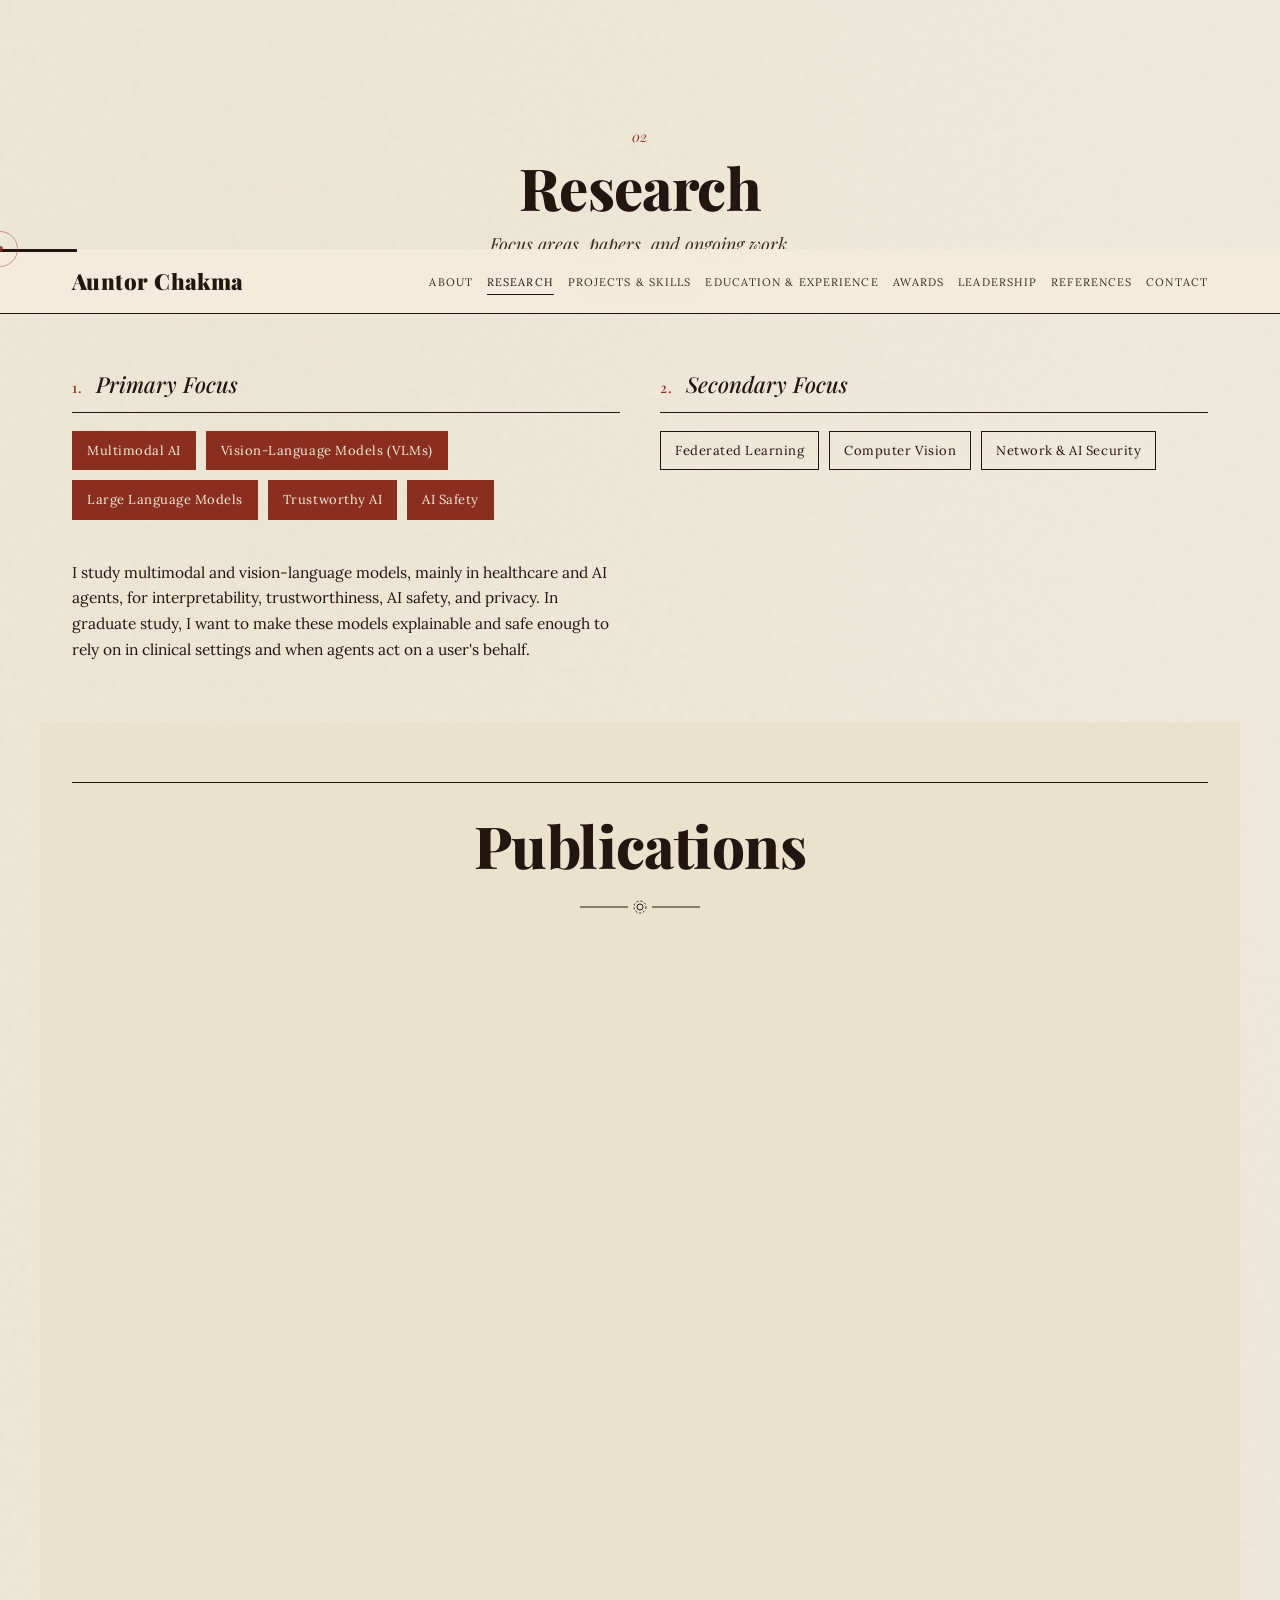
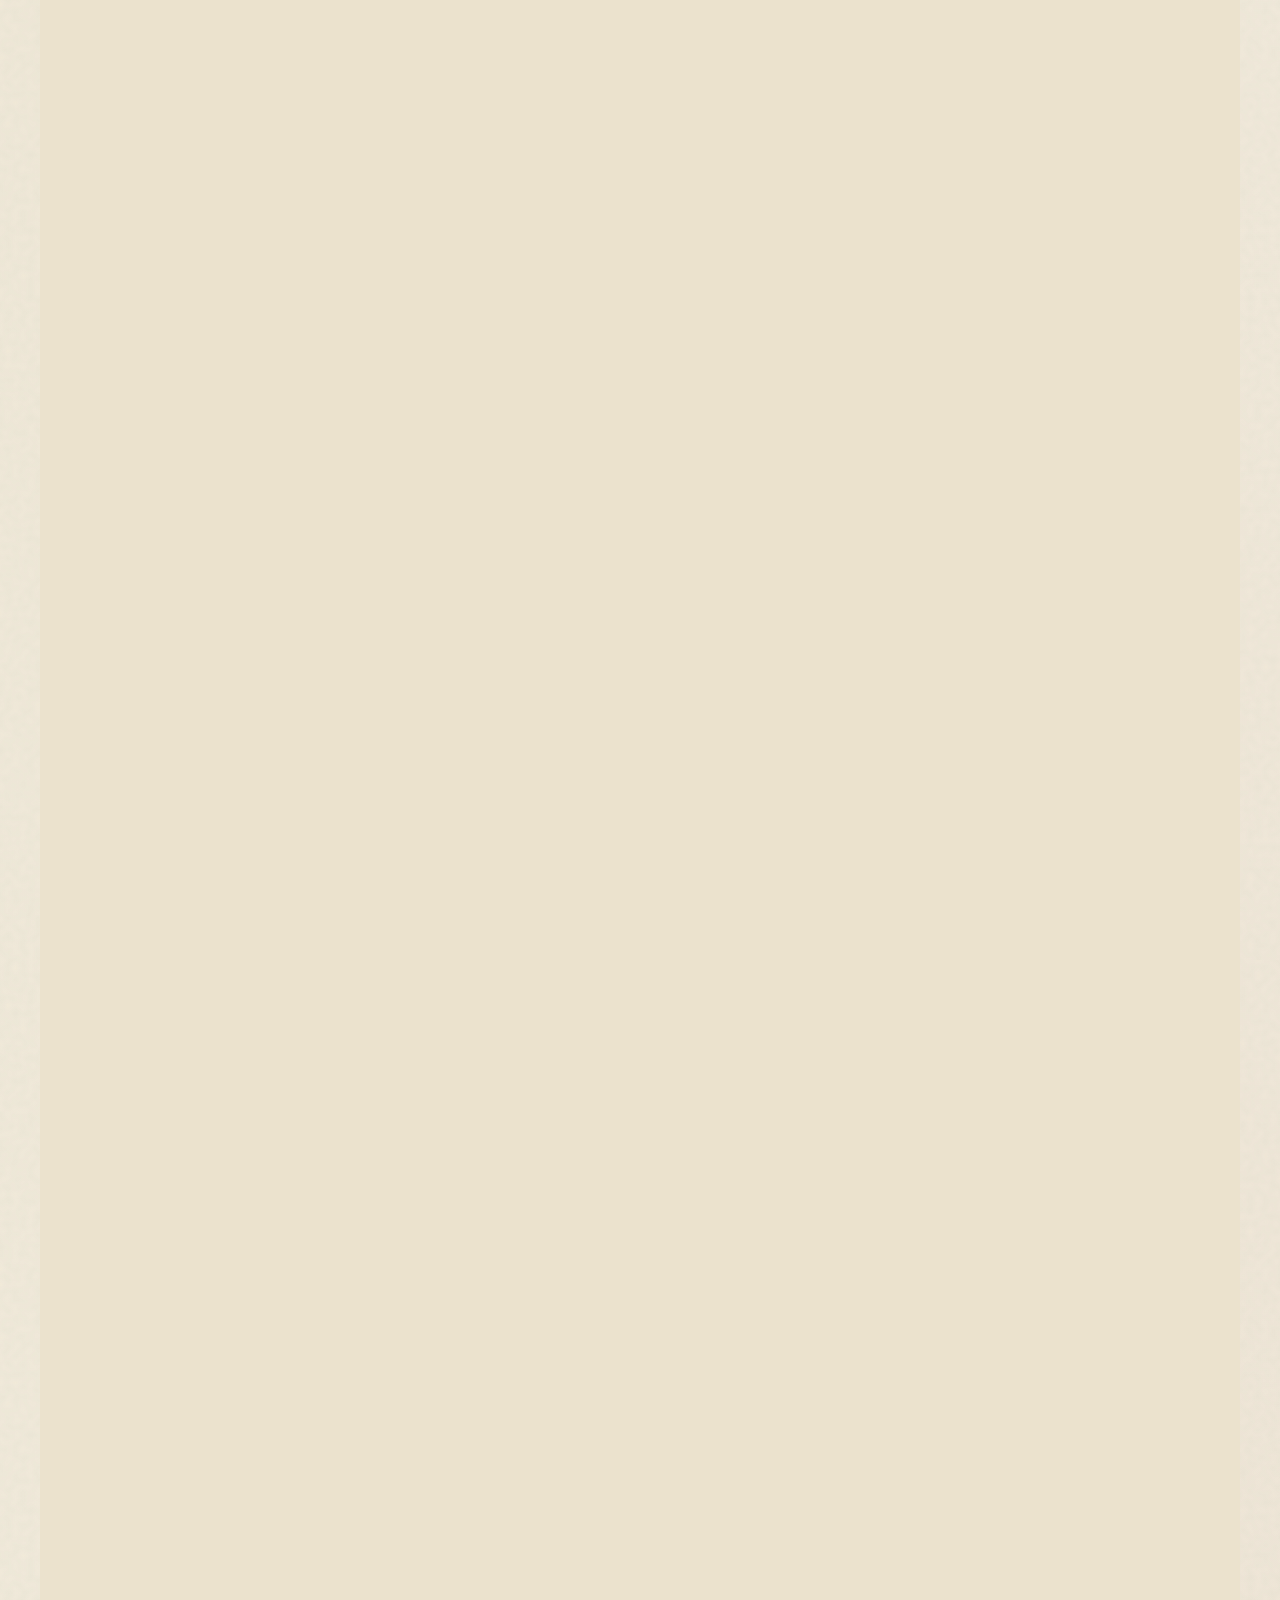
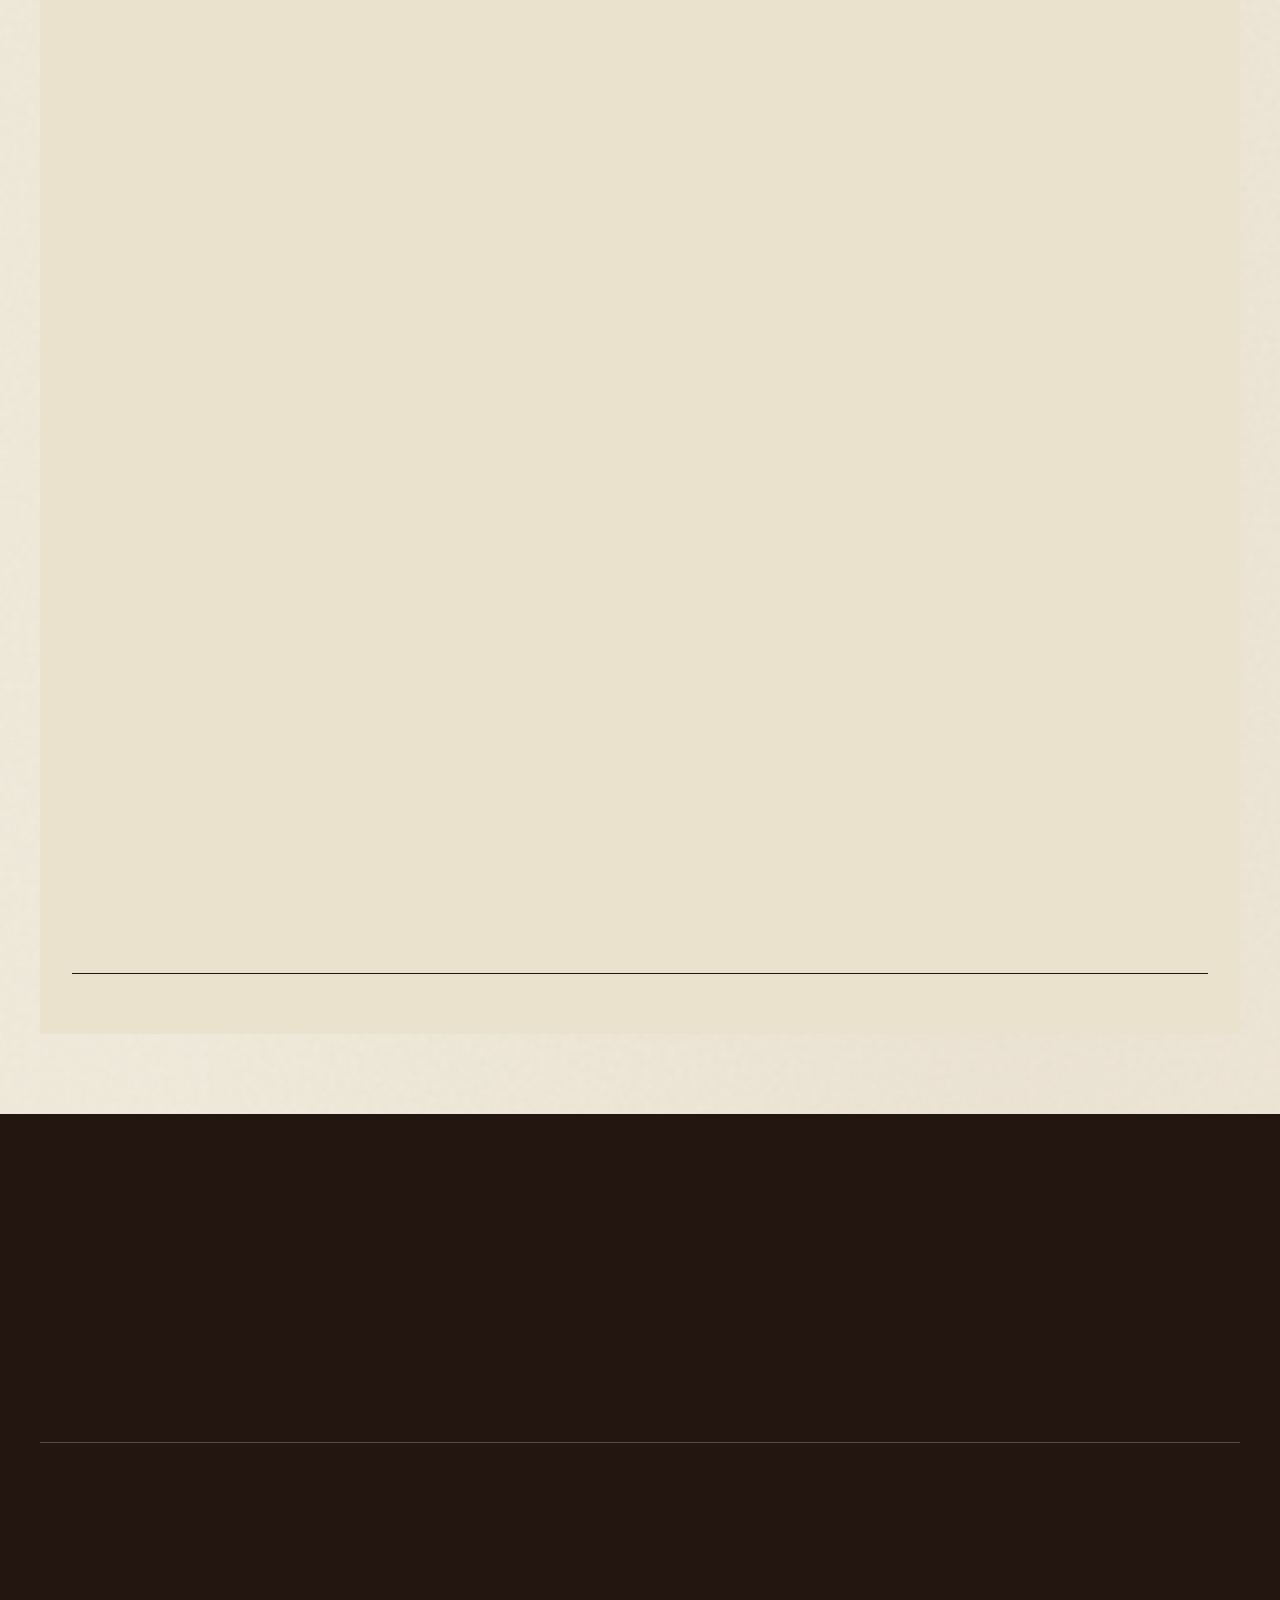
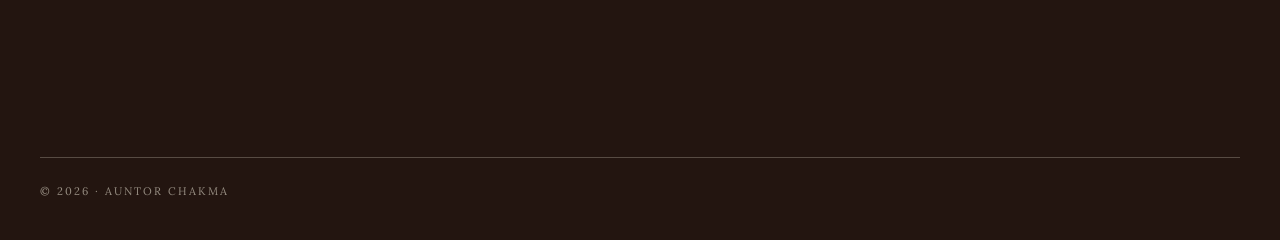
<file: publications.html>
<!DOCTYPE html><html lang="en"><head><meta charset="UTF-8"><title>Moved</title><meta http-equiv="refresh" content="0; url=research.html#publications"><link rel="canonical" href="research.html#publications"></head><body><p>This page moved to <a href="research.html#publications">research.html#publications</a>.</p></body></html>
</file>
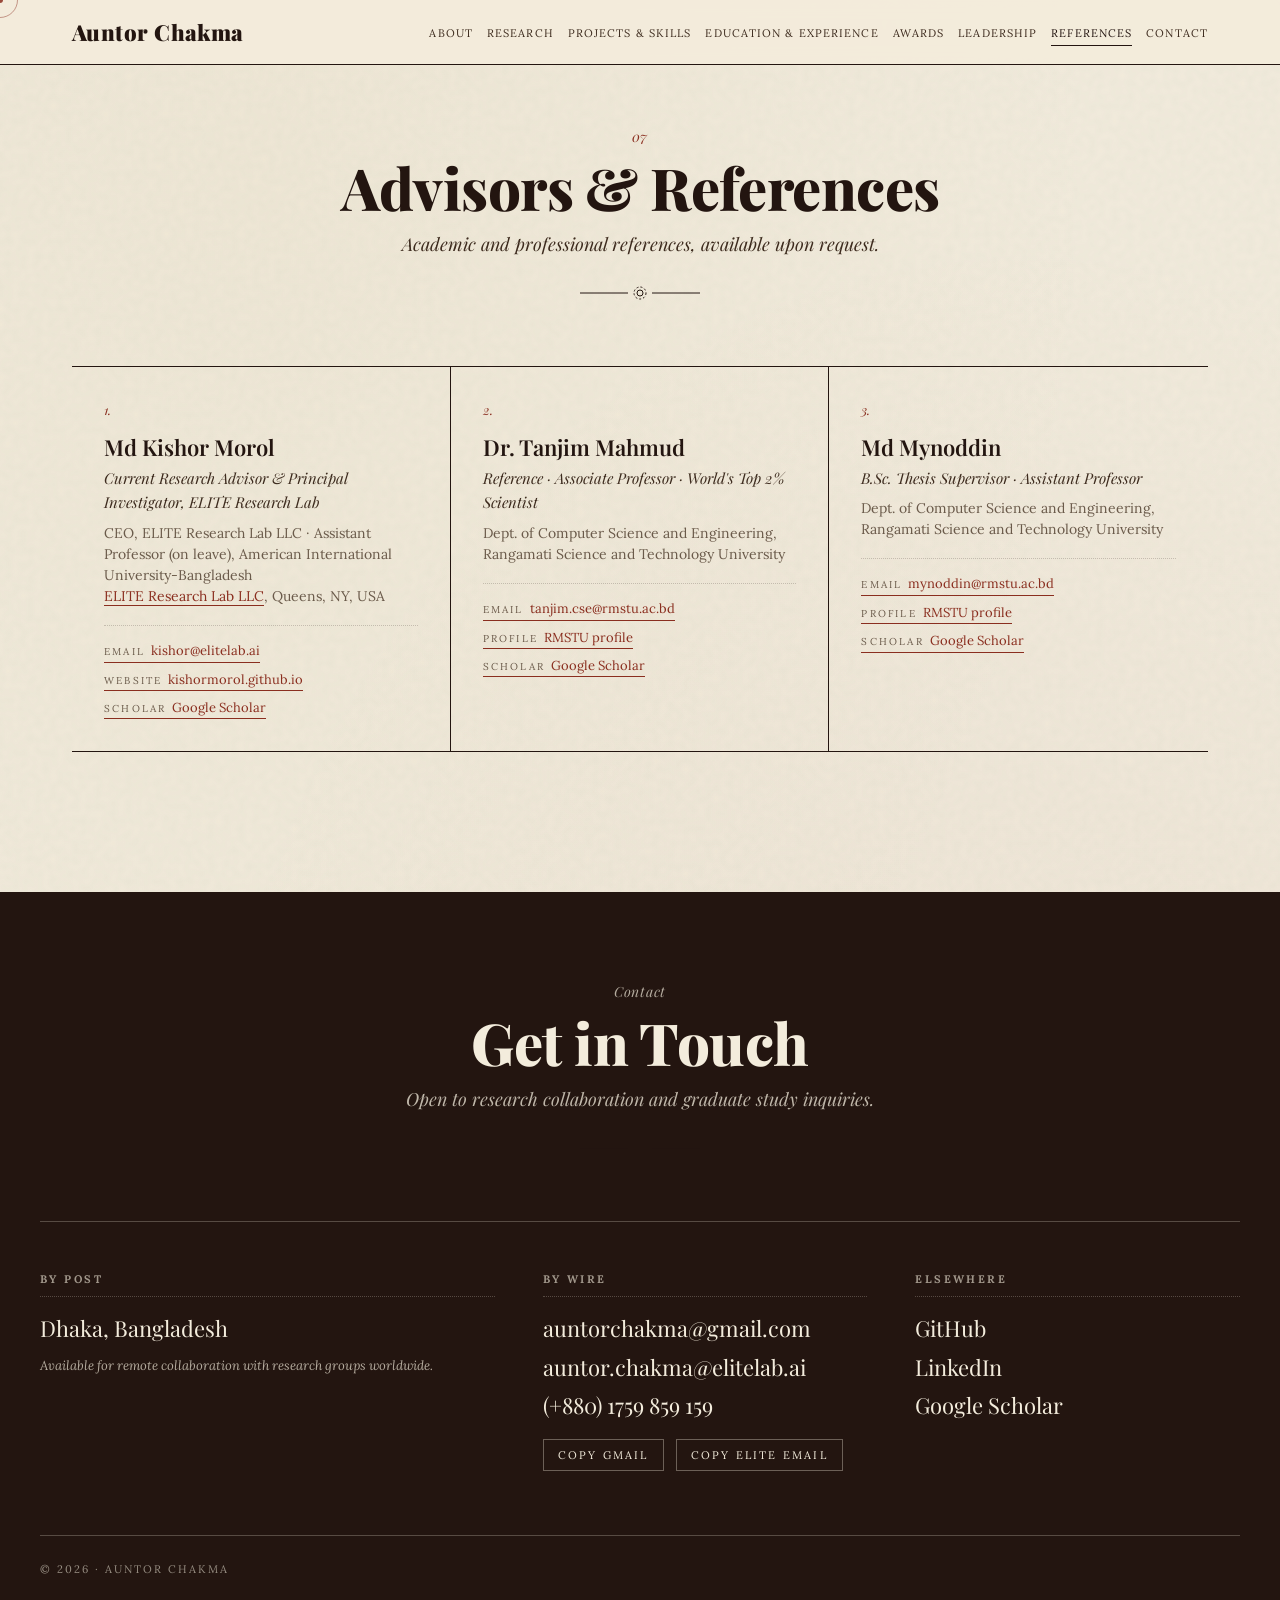
<file: references.html>
<!DOCTYPE html>

<html lang="en"><head>
<meta charset="utf-8"/>
<meta content="width=device-width, initial-scale=1.0" name="viewport"/>
<title>Advisors &amp; References · Auntor Chakma</title>
<link href="https://fonts.googleapis.com" rel="preconnect"/>
<link crossorigin="" href="https://fonts.gstatic.com" rel="preconnect"/>
<link href="https://fonts.googleapis.com/css2?family=Lora:ital,wght@0,400;0,500;0,600;0,700;1,400;1,500;1,600&amp;family=Playfair+Display:ital,wght@0,400;0,500;0,600;0,700;0,800;0,900;1,400;1,700&amp;display=swap" rel="stylesheet"/>
<link href="assets/css/main.css?v=4" rel="stylesheet"/>
</head>
<body>
<!-- Cursor -->
<div class="cursor-ring" id="cursorRing"></div>
<div class="cursor-dot" id="cursorDot"></div>
<!-- Progress -->
<div class="progress" id="progress"></div>
<nav aria-label="Primary" class="masthead">
<div class="masthead-inner">
<a class="brand" href="index.html">Auntor Chakma</a>
<button aria-label="Toggle menu" class="nav-toggle" data-hover="" id="navToggle"><span></span><span></span><span></span></button>
<ul class="nav-links" id="navLinks"><li><a data-nav="" href="index.html">About</a></li><li><a data-nav="" href="research.html">Research</a></li><li><a data-nav="" href="projects.html">Projects &amp; Skills</a></li><li><a data-nav="" href="experience.html">Education &amp; Experience</a></li><li><a data-nav="" href="awards.html">Awards</a></li><li><a data-nav="" href="leadership.html">Leadership</a></li><li><a data-nav="" href="references.html">References</a></li><li><a data-nav="" href="#contact">Contact</a></li></ul>
</div>
</nav>
<section class="chapter" id="references">
<div class="chapter-header reveal">
<div class="chapter-no">07</div>
<h2 class="chapter-title">Advisors &amp; References</h2>
<div class="chapter-sub">Academic and professional references, available upon request.</div>
<svg class="ornament" fill="none" stroke="currentColor" stroke-width="1" viewbox="0 0 120 18">
<line x1="0" x2="48" y1="9" y2="9"></line><circle cx="60" cy="9" r="3"></circle><circle cx="60" cy="9" r="6" stroke-dasharray="2 2"></circle><line x1="72" x2="120" y1="9" y2="9"></line>
</svg>
</div>
<div class="refs-grid">
<div class="ref-card reveal" data-hover="">
<div class="ord">1.</div>
<h4>Md Kishor Morol</h4>
<div class="ttl">Current Research Advisor &amp; Principal Investigator, ELITE Research Lab</div>
<div class="org">CEO, ELITE Research Lab LLC · Assistant Professor (on leave), American International University-Bangladesh<br/><a href="https://elitelab.ai/" rel="noopener" target="_blank">ELITE Research Lab LLC</a>, Queens, NY, USA</div>
<div class="lines">
<a href="mailto:kishor@elitelab.ai"><span class="lbl">Email</span>kishor@elitelab.ai</a>
<a href="https://kishormorol.github.io/" rel="noopener" target="_blank"><span class="lbl">Website</span>kishormorol.github.io</a>
<a href="https://scholar.google.com/citations?hl=en&amp;user=pjn3jg4AAAAJ" rel="noopener" target="_blank"><span class="lbl">Scholar</span>Google Scholar</a>
</div>
</div>
<div class="ref-card reveal reveal-delay-1" data-hover="">
<div class="ord">2.</div>
<h4>Dr. Tanjim Mahmud</h4>
<div class="ttl">Reference · Associate Professor · World's Top 2% Scientist</div>
<div class="org">Dept. of Computer Science and Engineering, Rangamati Science and Technology University</div>
<div class="lines">
<a href="mailto:tanjim.cse@rmstu.ac.bd"><span class="lbl">Email</span>tanjim.cse@rmstu.ac.bd</a>
<a href="https://rmstu.ac.bd/profile/tanjim" rel="noopener" target="_blank"><span class="lbl">Profile</span>RMSTU profile</a>
<a href="https://scholar.google.com/citations?hl=en&amp;user=MmuzMOoAAAAJ" rel="noopener" target="_blank"><span class="lbl">Scholar</span>Google Scholar</a>
</div>
</div>
<div class="ref-card reveal reveal-delay-2" data-hover="">
<div class="ord">3.</div>
<h4>Md Mynoddin</h4>
<div class="ttl">B.Sc. Thesis Supervisor · Assistant Professor</div>
<div class="org">Dept. of Computer Science and Engineering, Rangamati Science and Technology University</div>
<div class="lines">
<a href="mailto:mynoddin@rmstu.ac.bd"><span class="lbl">Email</span>mynoddin@rmstu.ac.bd</a>
<a href="https://rmstu.ac.bd/profile/mynoddin" rel="noopener" target="_blank"><span class="lbl">Profile</span>RMSTU profile</a>
<a href="https://scholar.google.com/citations?hl=en&amp;user=GJdr1I0AAAAJ" rel="noopener" target="_blank"><span class="lbl">Scholar</span>Google Scholar</a>
</div>
</div>
</div>
</section>
<footer class="colophon" id="contact">
<div class="colophon-inner">
<div class="chapter-header reveal">
<div class="chapter-no" style="color:var(--paper);opacity:.7">Contact</div>
<h2 class="chapter-title">Get in Touch</h2>
<div class="chapter-sub" style="color:rgba(243,236,220,.75)">Open to research collaboration and graduate study inquiries.</div>
<svg class="ornament" fill="none" stroke="#f3ecdc" stroke-width="1" viewbox="0 0 120 18">
<line x1="0" x2="48" y1="9" y2="9"></line><circle cx="60" cy="9" r="3"></circle><circle cx="60" cy="9" r="6" stroke-dasharray="2 2"></circle><line x1="72" x2="120" y1="9" y2="9"></line>
</svg>
</div>
<div class="colophon-grid">
<div class="colophon-col reveal">
<h5>By Post</h5>
<p>Dhaka, Bangladesh</p>
<small>Available for remote collaboration with research groups worldwide.</small>
</div>
<div class="colophon-col reveal reveal-delay-1">
<h5>By Wire</h5>
<a data-hover="" href="mailto:auntorchakma@gmail.com">auntorchakma@gmail.com</a>
<a data-hover="" href="mailto:auntor.chakma@elitelab.ai">auntor.chakma@elitelab.ai</a>
<a data-hover="" href="tel:+8801759859159">(+880) 1759 859 159</a>
<button class="copy-btn" data-copy="auntorchakma@gmail.com" data-hover="" style="margin-right:8px">Copy Gmail</button>
<button class="copy-btn" data-copy="auntor.chakma@elitelab.ai" data-hover="">Copy ELITE email</button>
</div>
<div class="colophon-col reveal reveal-delay-2">
<h5>Elsewhere</h5>
<a data-hover="" href="https://github.com/auntor101" rel="noopener" target="_blank">GitHub</a>
<a data-hover="" href="https://linkedin.com/in/auntor101" rel="noopener" target="_blank">LinkedIn</a>
<a data-hover="" href="https://scholar.google.com/citations?user=zhwU8sUAAAAJ&amp;hl=en" rel="noopener" target="_blank">Google Scholar</a>
</div>
</div>
<div class="colophon-foot">
<span>© 2026 · Auntor Chakma</span>
</div>
</div>
</footer>
<button class="to-top" id="toTop" aria-label="Back to top" data-hover="">&#8593;</button>
<script src="assets/js/main.js?v=3"></script>
</body></html>
</file>
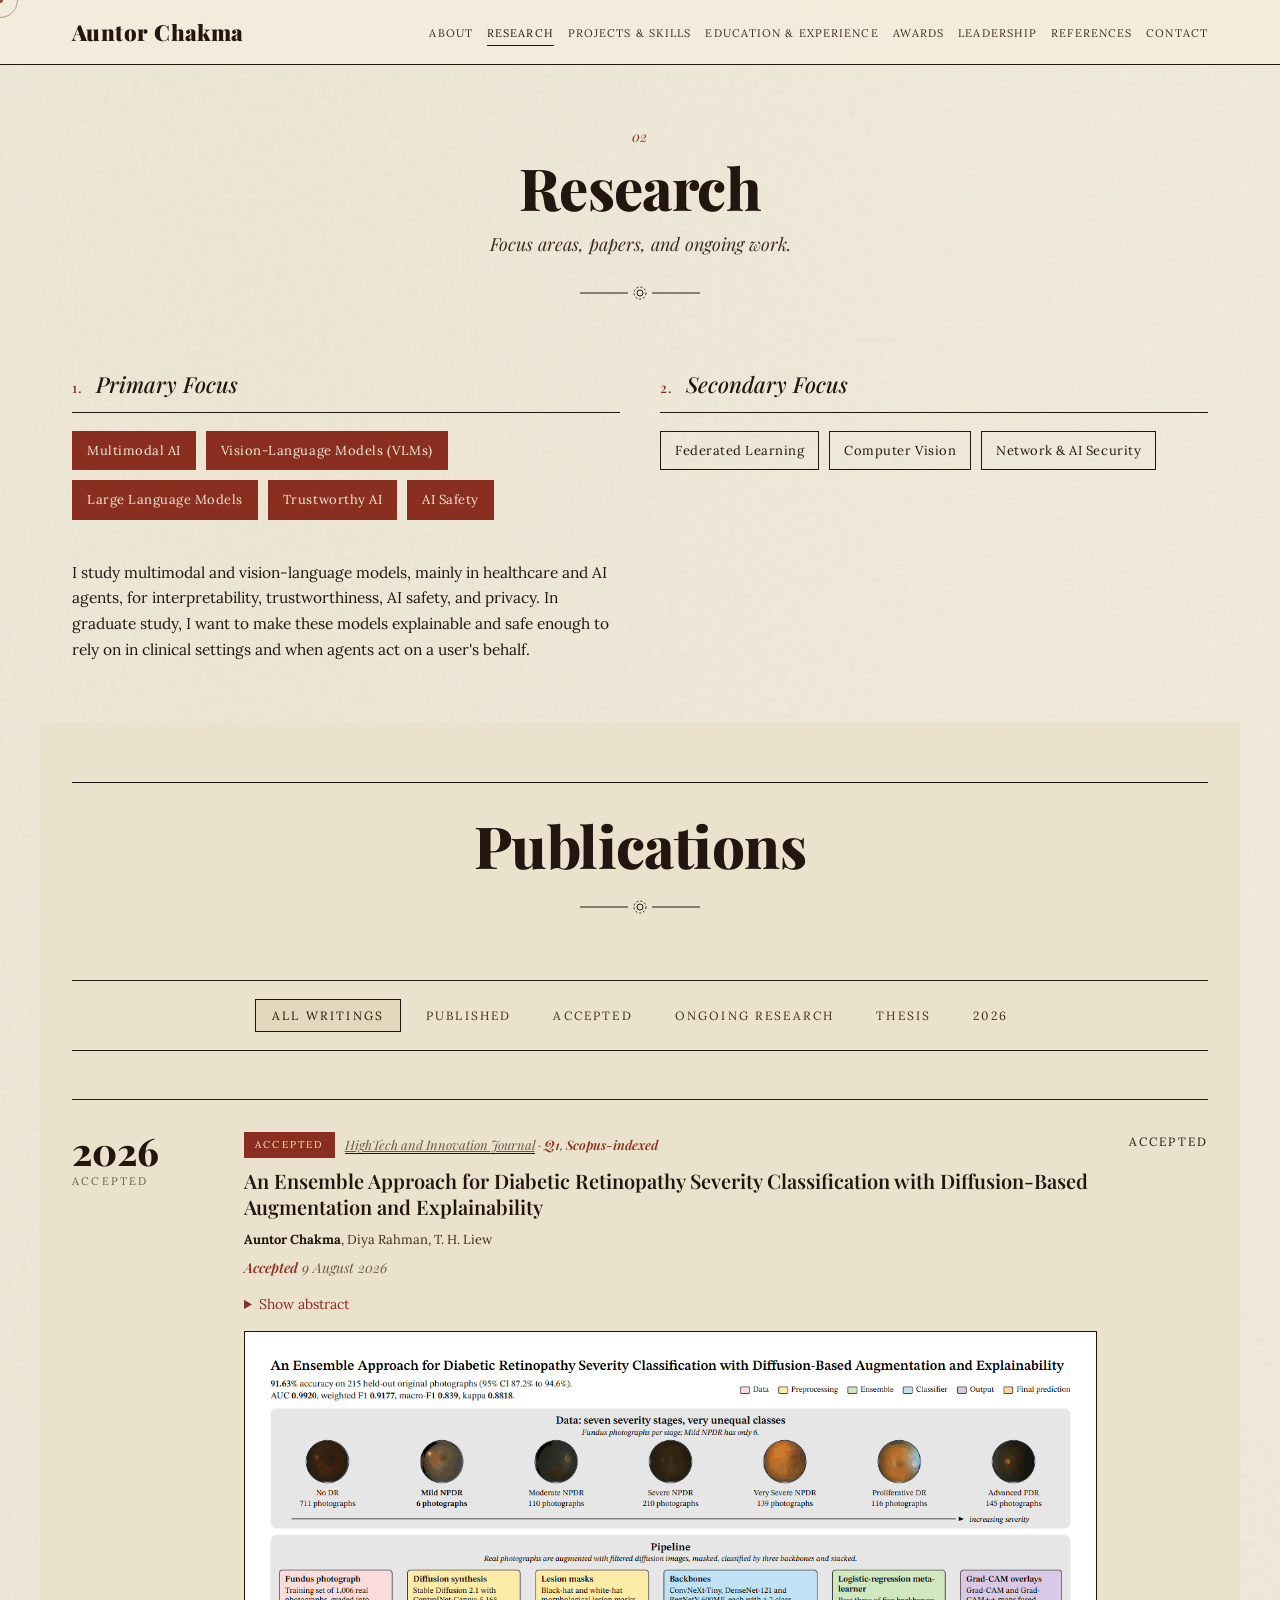
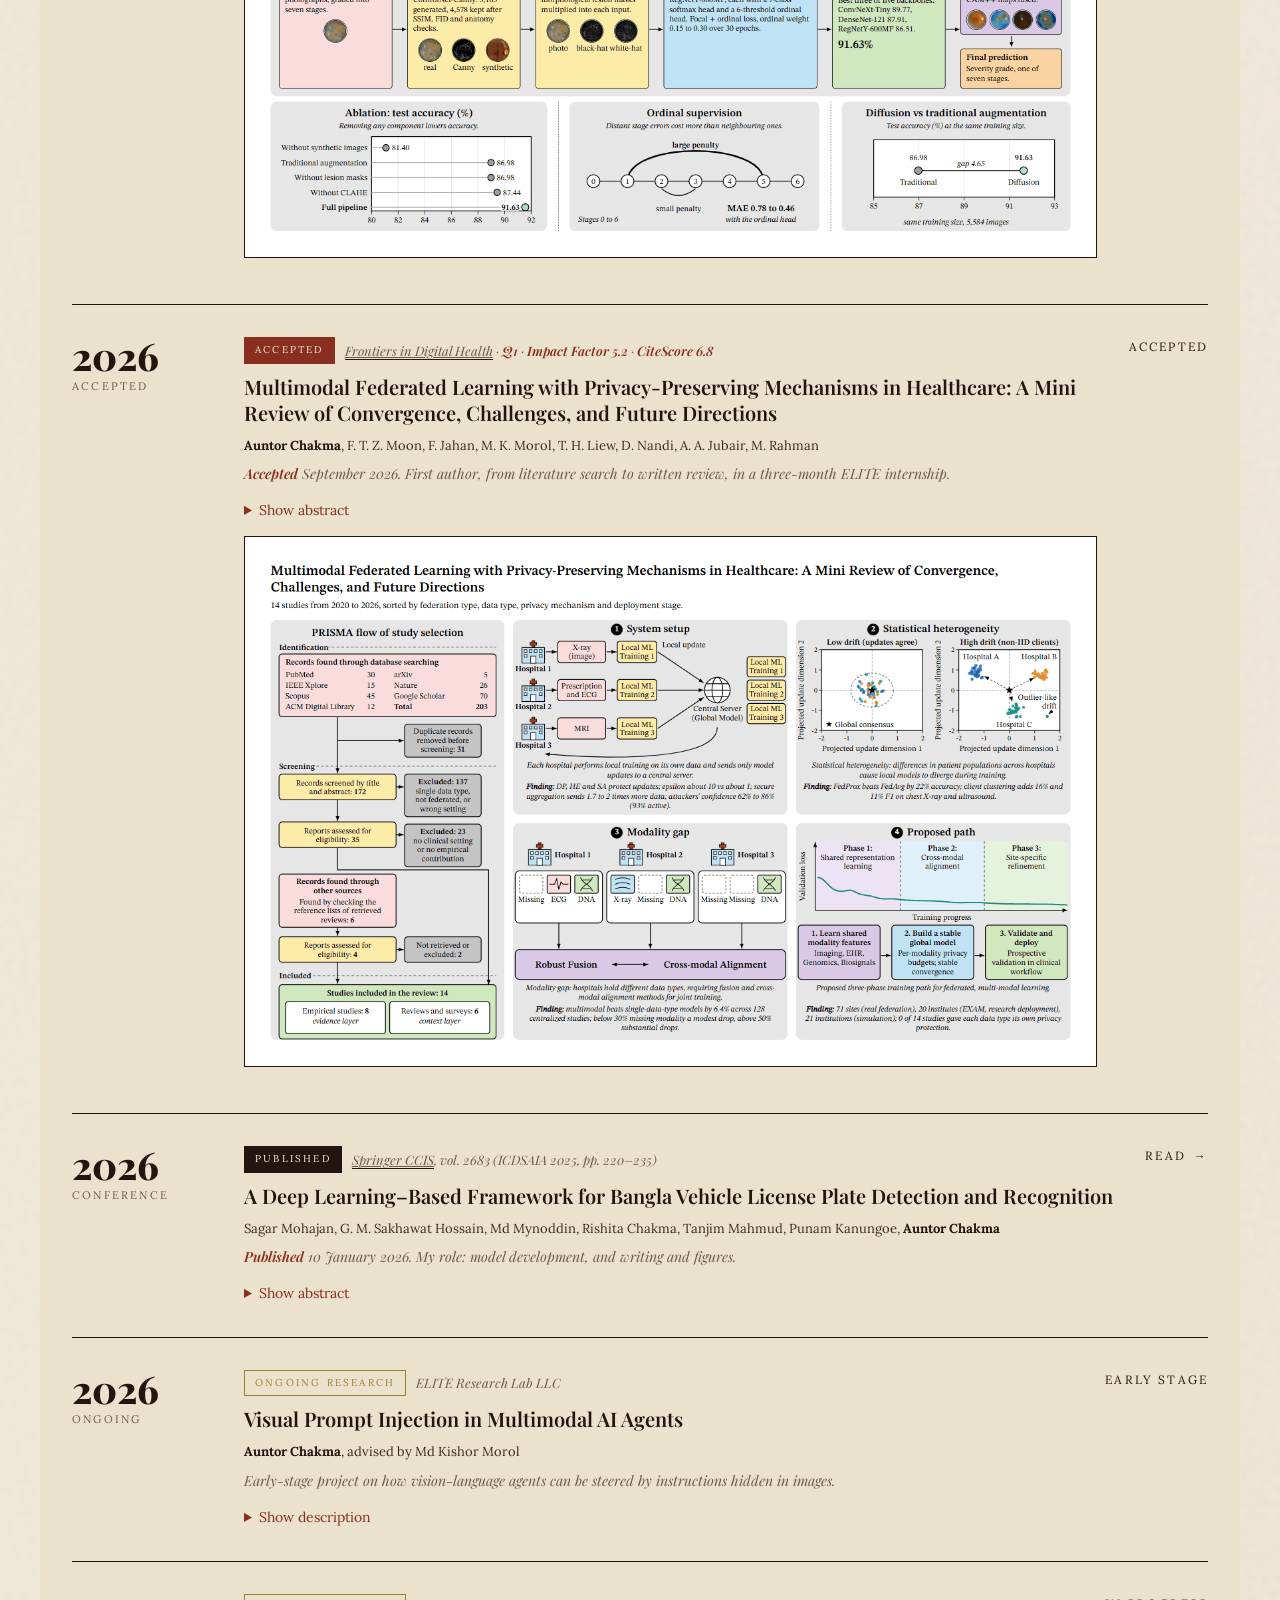
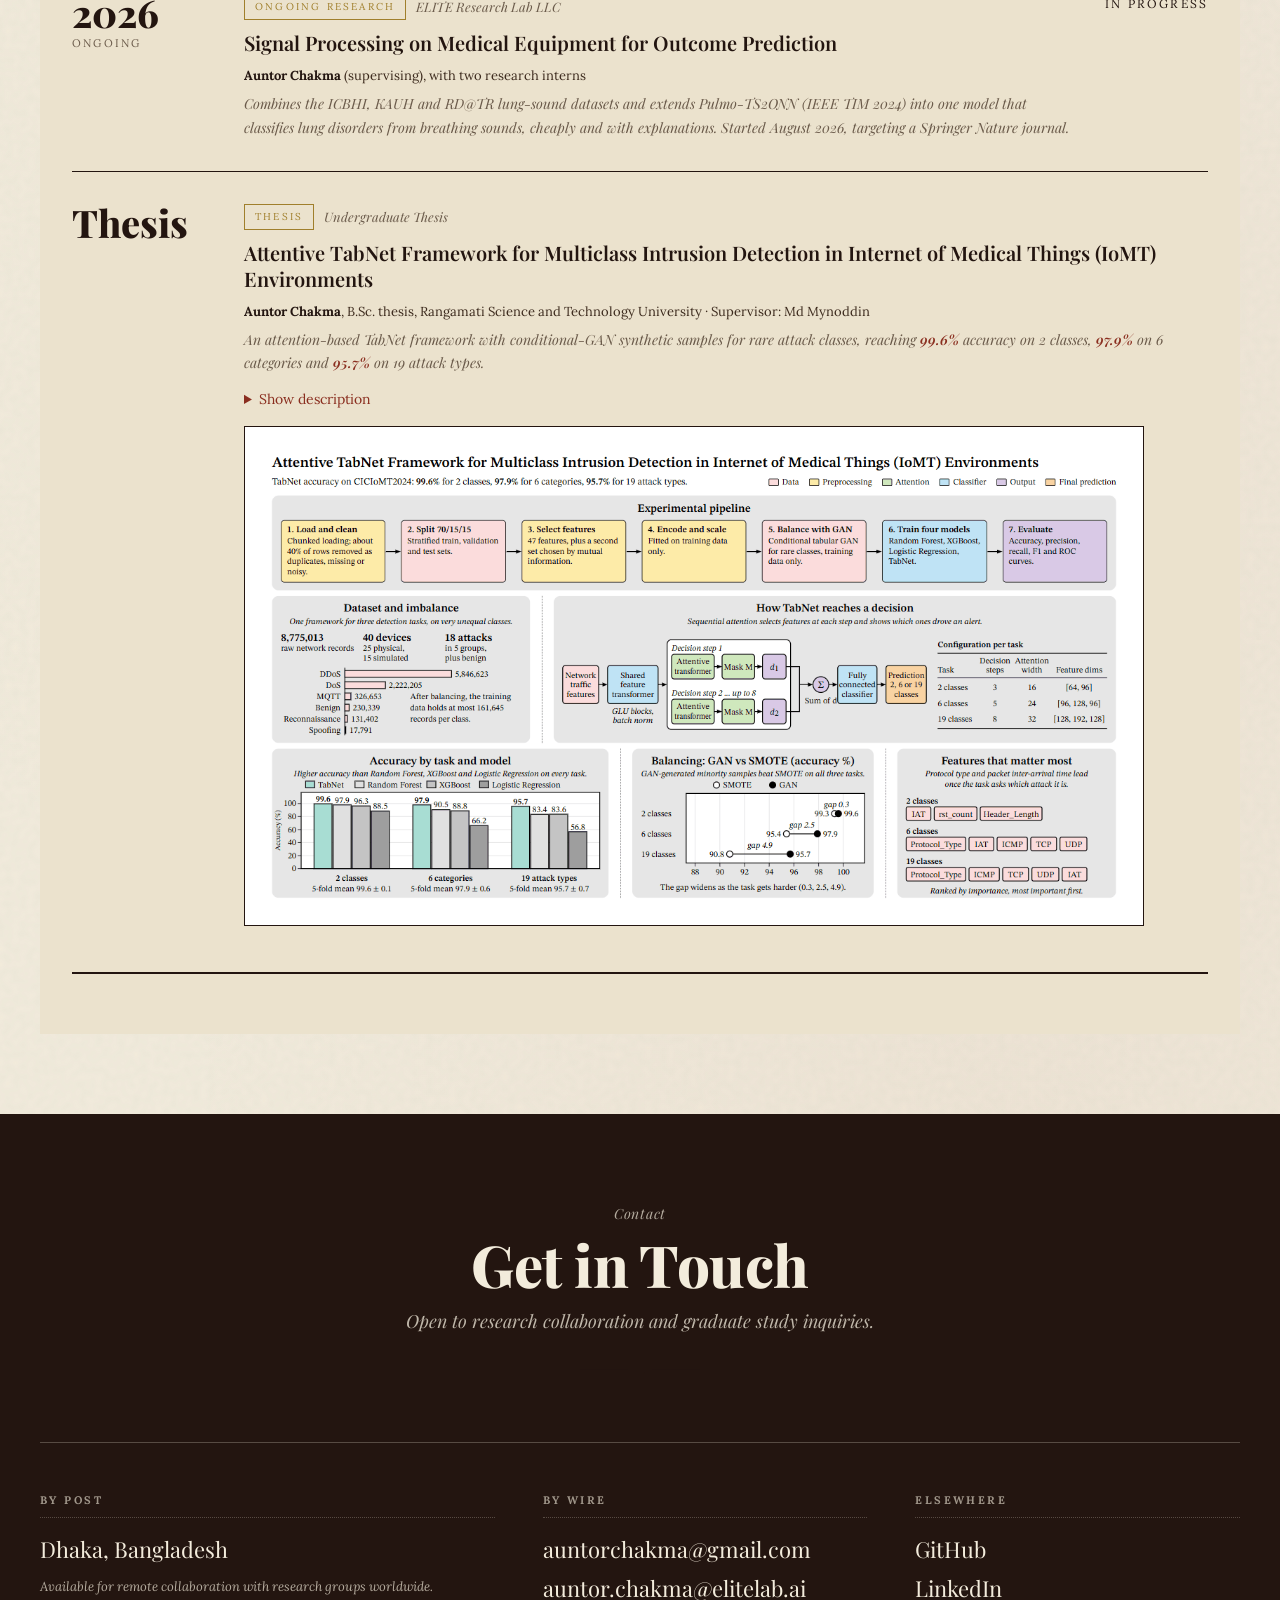
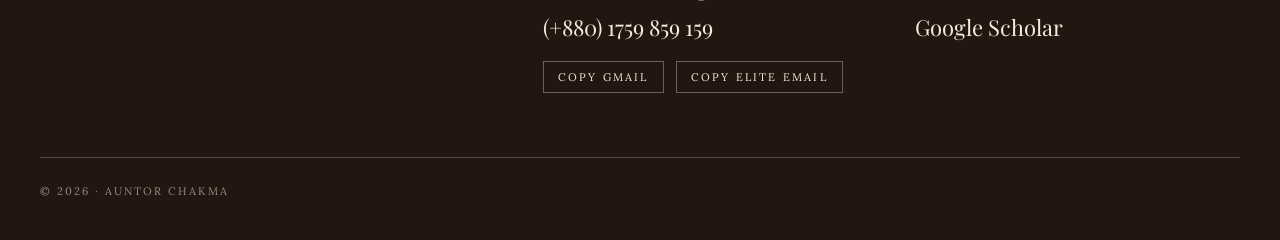
<file: research.html>
<!DOCTYPE html>

<html lang="en"><head>
<meta charset="utf-8"/>
<meta content="width=device-width, initial-scale=1.0" name="viewport"/>
<title>Research · Auntor Chakma</title>
<link href="https://fonts.googleapis.com" rel="preconnect"/>
<link crossorigin="" href="https://fonts.gstatic.com" rel="preconnect"/>
<link href="https://fonts.googleapis.com/css2?family=Lora:ital,wght@0,400;0,500;0,600;0,700;1,400;1,500;1,600&amp;family=Playfair+Display:ital,wght@0,400;0,500;0,600;0,700;0,800;0,900;1,400;1,700&amp;display=swap" rel="stylesheet"/>
<link href="assets/css/main.css?v=4" rel="stylesheet"/>
</head>
<body>
<!-- Cursor -->
<div class="cursor-ring" id="cursorRing"></div>
<div class="cursor-dot" id="cursorDot"></div>
<!-- Progress -->
<div class="progress" id="progress"></div>
<nav aria-label="Primary" class="masthead">
<div class="masthead-inner">
<a class="brand" href="index.html">Auntor Chakma</a>
<button aria-label="Toggle menu" class="nav-toggle" data-hover="" id="navToggle"><span></span><span></span><span></span></button>
<ul class="nav-links" id="navLinks"><li><a data-nav="" href="index.html">About</a></li><li><a data-nav="" href="research.html">Research</a></li><li><a data-nav="" href="projects.html">Projects &amp; Skills</a></li><li><a data-nav="" href="experience.html">Education &amp; Experience</a></li><li><a data-nav="" href="awards.html">Awards</a></li><li><a data-nav="" href="leadership.html">Leadership</a></li><li><a data-nav="" href="references.html">References</a></li><li><a data-nav="" href="#contact">Contact</a></li></ul>
</div>
</nav>
<section class="chapter" id="research">
<div class="chapter-header reveal">
<div class="chapter-no">02</div>
<h2 class="chapter-title">Research</h2>
<div class="chapter-sub">Focus areas, papers, and ongoing work.</div>
<svg class="ornament" fill="none" stroke="currentColor" stroke-width="1" viewbox="0 0 120 18">
<line x1="0" x2="48" y1="9" y2="9"></line><circle cx="60" cy="9" r="3"></circle><circle cx="60" cy="9" r="6" stroke-dasharray="2 2"></circle><line x1="72" x2="120" y1="9" y2="9"></line>
</svg>
</div>
<div class="interests">
<div class="interest-block reveal">
<h3><span class="sn">1.</span> Primary Focus</h3>
<div class="tag-list">
<span class="tag primary" data-hover="">Multimodal AI</span>
<span class="tag primary" data-hover="">Vision-Language Models (VLMs)</span>
<span class="tag primary" data-hover="">Large Language Models</span>
<span class="tag primary" data-hover="">Trustworthy AI</span>
<span class="tag primary" data-hover="">AI Safety</span>
</div>
</div>
<div class="interest-block reveal reveal-delay-1">
<h3><span class="sn">2.</span> Secondary Focus</h3>
<div class="tag-list">
<span class="tag" data-hover="">Federated Learning</span>
<span class="tag" data-hover="">Computer Vision</span>
<span class="tag" data-hover="">Network &amp; AI Security</span>
</div>
</div>
<div class="interest-block reveal">
<p>I study multimodal and vision-language models, mainly in healthcare and AI agents, for interpretability, trustworthiness, AI safety, and privacy. In graduate study, I want to make these models explainable and safe enough to rely on in clinical settings and when agents act on a user's behalf.</p>
</div>
</div>
</section><section class="chapter alt-bg" id="publications">
<div class="chapter-header reveal">
<div class="chapter-no"> </div>
<h2 class="chapter-title">Publications</h2>

<svg class="ornament" fill="none" stroke="currentColor" stroke-width="1" viewbox="0 0 120 18">
<line x1="0" x2="48" y1="9" y2="9"></line><circle cx="60" cy="9" r="3"></circle><circle cx="60" cy="9" r="6" stroke-dasharray="2 2"></circle><line x1="72" x2="120" y1="9" y2="9"></line>
</svg>
</div>
<div class="pub-filters reveal" role="tablist">
<button class="filter-btn active" data-filter="all" data-hover="">All Writings</button>
<button class="filter-btn" data-filter="published" data-hover="">Published</button>
<button class="filter-btn" data-filter="accepted" data-hover="">Accepted</button>
<button class="filter-btn" data-filter="ongoing" data-hover="">Ongoing Research</button>
<button class="filter-btn" data-filter="thesis" data-hover="">Thesis</button>
<button class="filter-btn" data-filter="2026" data-hover="">2026</button>
</div>
<div class="publications" id="pubs">
<article class="pub-card reveal" data-hover="" data-status="accepted" data-year="2026">
<div class="pub-year">2026<small>Accepted</small></div>
<div>
<div class="pub-meta">
<span class="pub-badge accepted">Accepted</span>
<span class="pub-type"><a href="https://hightechjournal.org/" rel="noopener" style="color:inherit;border-bottom:1px solid var(--rule);" target="_blank">HighTech and Innovation Journal</a> · <span class="hl">Q1</span>, <span class="hl">Scopus-indexed</span></span>
</div>
<h3>An Ensemble Approach for Diabetic Retinopathy Severity Classification with Diffusion-Based Augmentation and Explainability</h3>
<p class="pub-authors"><strong>Auntor Chakma</strong>, Diya Rahman, T. H. Liew</p>
<p class="pub-venue"><span class="hl">Accepted</span> 9 August 2026</p>
<details class="writeup">
<summary>Show abstract</summary>
<p>Public fundus-image datasets are dominated by normal and mild cases, so models trained on them read common stages well but miss advanced disease, the stages where a missed reading matters most. This paper treats that failure as four separate problems rather than one: too few examples of rare stages, a severity scale that ordinary classifiers treat as unrelated categories, no way to check where a model is actually looking, and single models that share the same blind spots. Each gets its own fix: Stable Diffusion 2.1 with ControlNet generates additional minority-class images, an ordinal loss teaches the model that stages progress rather than sit as unrelated labels, lesion masks direct attention during training rather than only explaining it afterward, and three architecturally different backbones are combined through a learned meta-learner instead of a fixed voting rule. On 1,437 fundus photographs from Hospital de Clínicas, Paraguay, the combination reaches 91.63% accuracy and an AUC of 0.9920 on held-out images, cuts the ordinal model's mean error from 0.78 to 0.46 stages, and, at matched training-set size, beats standard image augmentation by 4.65% absolute accuracy. To our knowledge, no prior published pipeline combines all four elements for seven-stage classification, and removing any one of them measurably hurt accuracy.</p>
</details>
<figure class="fig"><a href="assets/img/ga-dr-ensemble.webp" rel="noopener" target="_blank"><img alt="Graphical abstract of the diabetic retinopathy ensemble paper" src="assets/img/ga-dr-ensemble.webp"/></a></figure>
</div>
<span class="pub-link" data-hover="">Accepted</span>
</article>
<article class="pub-card reveal" data-hover="" data-status="accepted" data-year="2026">
<div class="pub-year">2026<small>Accepted</small></div>
<div>
<div class="pub-meta">
<span class="pub-badge accepted">Accepted</span>
<span class="pub-type"><a href="https://www.frontiersin.org/journals/digital-health" rel="noopener" style="color:inherit;border-bottom:1px solid var(--rule);" target="_blank">Frontiers in Digital Health</a> · <span class="hl">Q1</span> · <span class="hl">Impact Factor 5.2</span> · <span class="hl">CiteScore 6.8</span></span>
</div>
<h3>Multimodal Federated Learning with Privacy-Preserving Mechanisms in Healthcare: A Mini Review of Convergence, Challenges, and Future Directions</h3>
<p class="pub-authors"><strong>Auntor Chakma</strong>, F. T. Z. Moon, F. Jahan, M. K. Morol, T. H. Liew, D. Nandi, A. A. Jubair, M. Rahman</p>
<p class="pub-venue"><span class="hl">Accepted</span> September 2026. First author, from literature search to written review, in a three-month ELITE internship.</p>
<details class="writeup">
<summary>Show abstract</summary>
<p>Hospitals hold scan images, health records, and genomic data that improve diagnosis when combined, but each data type carries a different amount of patient-identifiable information, and most federated systems protect all of them with a single shared privacy setting. This mini-review searched seven databases and examined 14 studies published between 2020 and early 2026 (eight reporting original results and six providing field-level context) to find out how far the field has actually gone. Federated training proved stable at real scale, with one glioblastoma imaging federation holding steady across 71 hospitals, and multimodal models beat single-modality ones in most direct comparisons reported. Privacy design told a different story. Only 1 of the 8 empirical studies (12.5%) applied a formal privacy mechanism to model updates at all, and none of them gave different data types their own privacy protection, so a scan and a heart-rate reading were treated the same. The review reports this as an open question rather than a proven flaw.</p>
</details>
<figure class="fig"><a href="assets/img/ga-mfl-review.webp" rel="noopener" target="_blank"><img alt="Graphical abstract of the multimodal federated learning mini review" src="assets/img/ga-mfl-review.webp"/></a></figure>
</div>
<span class="pub-link" data-hover="">Accepted</span>
</article>
<article class="pub-card reveal" data-hover="" data-status="published" data-year="2026">
<div class="pub-year">2026<small>Conference</small></div>
<div>
<div class="pub-meta">
<span class="pub-badge published">Published</span>
<span class="pub-type"><a href="https://link.springer.com/book/10.1007/978-3-032-11355-9" rel="noopener" style="color:inherit;border-bottom:1px solid var(--rule);" target="_blank">Springer CCIS</a>, vol. 2683 (ICDSAIA 2025, pp. 220–235)</span>
</div>
<h3>A Deep Learning–Based Framework for Bangla Vehicle License Plate Detection and Recognition</h3>
<p class="pub-authors">Sagar Mohajan, G. M. Sakhawat Hossain, Md Mynoddin, Rishita Chakma, Tanjim Mahmud, Punam Kanungoe, <strong>Auntor Chakma</strong></p>
<p class="pub-venue"><span class="hl">Published</span> 10 January 2026. My role: model development, and writing and figures.</p>
<details class="writeup">
<summary>Show abstract</summary>
<p>Automated license-plate recognition built for Latin scripts performs poorly on Bangla plates, where character shapes, ligatures, and inconsistent plate quality across Bangladeshi vehicles break the assumptions those systems rely on. This work builds an end-to-end pipeline specifically for that script: an image-restoration stage first corrects the blur, low light, and motion artefacts typical of roadside camera captures, and a sequence-recognition model then reads the restored plate as an ordered character sequence rather than a set of isolated glyphs. On a synthetic Bangla license-plate dataset built to reflect that variability, the pipeline reaches 96% character-level accuracy, giving a practical basis for local vehicle-identification systems that existing Latin-script recognizers cannot serve.</p>
</details>
</div>
<a class="pub-link" data-hover="" href="https://link.springer.com/chapter/10.1007/978-3-032-11355-9_16" rel="noopener" target="_blank">Read <span class="arrow">→</span></a>
</article>
<article class="pub-card reveal" data-hover="" data-status="ongoing" data-year="2026">
<div class="pub-year">2026<small>Ongoing</small></div>
<div>
<div class="pub-meta">
<span class="pub-badge ongoing">Ongoing Research</span>
<span class="pub-type">ELITE Research Lab LLC</span>
</div>
<h3>Visual Prompt Injection in Multimodal AI Agents</h3>
<p class="pub-authors"><strong>Auntor Chakma</strong>, advised by Md Kishor Morol</p>
<p class="pub-venue">Early-stage project on how vision-language agents can be steered by instructions hidden in images.</p>
<details class="writeup">
<summary>Show description</summary>
<p>AI agents that read screens through a vision-language model can be steered by instructions hidden in an image. This project measures how often open agents obey such instructions, which kinds succeed, and whether attention flags the injected region before the agent acts. The aim is a benchmark and a check that flags a compromised screen.</p>
</details>
</div>
<span class="pub-link" data-hover="">Early Stage</span>
</article>
<article class="pub-card reveal" data-hover="" data-status="ongoing" data-year="2026">
<div class="pub-year">2026<small>Ongoing</small></div>
<div>
<div class="pub-meta">
<span class="pub-badge ongoing">Ongoing Research</span>
<span class="pub-type">ELITE Research Lab LLC</span>
</div>
<h3>Signal Processing on Medical Equipment for Outcome Prediction</h3>
<p class="pub-authors"><strong>Auntor Chakma</strong> (supervising), with two research interns</p>
<p class="pub-venue">Combines the ICBHI, KAUH and RD@TR lung-sound datasets and extends Pulmo-TS2ONN (IEEE TIM 2024) into one model that classifies lung disorders from breathing sounds, cheaply and with explanations. Started August 2026, targeting a Springer Nature journal.</p>
</div>
<span class="pub-link" data-hover="">In Progress</span>
</article>
<article class="pub-card reveal" data-hover="" data-status="thesis">
<div class="pub-year">Thesis</div>
<div>
<div class="pub-meta">
<span class="pub-badge thesis">Thesis</span>
<span class="pub-type">Undergraduate Thesis</span>
</div>
<h3>Attentive TabNet Framework for Multiclass Intrusion Detection in Internet of Medical Things (IoMT) Environments</h3>
<p class="pub-authors"><strong>Auntor Chakma</strong>, B.Sc. thesis, Rangamati Science and Technology University · Supervisor: Md Mynoddin</p>
<p class="pub-venue">An attention-based TabNet framework with conditional-GAN synthetic samples for rare attack classes, reaching <span class="hl">99.6%</span> accuracy on 2 classes, <span class="hl">97.9%</span> on 6 categories and <span class="hl">95.7%</span> on 19 attack types.</p>
<details class="writeup">
<summary>Show description</summary>
<p>An attention-based TabNet framework that handles three detection tasks in one model, with conditional-GAN synthetic samples for rare attack classes. On CICIoMT2024 (8,775,013 raw records from 40 devices), it reaches 99.6% accuracy on 2 classes, 97.9% on 6 categories and 95.7% on 19 attack types, beating Random Forest, XGBoost and Logistic Regression on every task. GAN balancing beat SMOTE on all three, and the gap widened as the task got harder.</p>
</details>
<figure class="fig"><a href="assets/img/ga-thesis-tabnet.webp" rel="noopener" target="_blank"><img alt="Graphical abstract of the Attentive TabNet thesis" src="assets/img/ga-thesis-tabnet.webp"/></a></figure>
</div>
</article>
</div>
</section>
<footer class="colophon" id="contact">
<div class="colophon-inner">
<div class="chapter-header reveal">
<div class="chapter-no" style="color:var(--paper);opacity:.7">Contact</div>
<h2 class="chapter-title">Get in Touch</h2>
<div class="chapter-sub" style="color:rgba(243,236,220,.75)">Open to research collaboration and graduate study inquiries.</div>
<svg class="ornament" fill="none" stroke="#f3ecdc" stroke-width="1" viewbox="0 0 120 18">
<line x1="0" x2="48" y1="9" y2="9"></line><circle cx="60" cy="9" r="3"></circle><circle cx="60" cy="9" r="6" stroke-dasharray="2 2"></circle><line x1="72" x2="120" y1="9" y2="9"></line>
</svg>
</div>
<div class="colophon-grid">
<div class="colophon-col reveal">
<h5>By Post</h5>
<p>Dhaka, Bangladesh</p>
<small>Available for remote collaboration with research groups worldwide.</small>
</div>
<div class="colophon-col reveal reveal-delay-1">
<h5>By Wire</h5>
<a data-hover="" href="mailto:auntorchakma@gmail.com">auntorchakma@gmail.com</a>
<a data-hover="" href="mailto:auntor.chakma@elitelab.ai">auntor.chakma@elitelab.ai</a>
<a data-hover="" href="tel:+8801759859159">(+880) 1759 859 159</a>
<button class="copy-btn" data-copy="auntorchakma@gmail.com" data-hover="" style="margin-right:8px">Copy Gmail</button>
<button class="copy-btn" data-copy="auntor.chakma@elitelab.ai" data-hover="">Copy ELITE email</button>
</div>
<div class="colophon-col reveal reveal-delay-2">
<h5>Elsewhere</h5>
<a data-hover="" href="https://github.com/auntor101" rel="noopener" target="_blank">GitHub</a>
<a data-hover="" href="https://linkedin.com/in/auntor101" rel="noopener" target="_blank">LinkedIn</a>
<a data-hover="" href="https://scholar.google.com/citations?user=zhwU8sUAAAAJ&amp;hl=en" rel="noopener" target="_blank">Google Scholar</a>
</div>
</div>
<div class="colophon-foot">
<span>© 2026 · Auntor Chakma</span>
</div>
</div>
</footer>
<button class="to-top" id="toTop" aria-label="Back to top" data-hover="">&#8593;</button>
<script src="assets/js/main.js?v=3"></script>
</body></html>
</file>
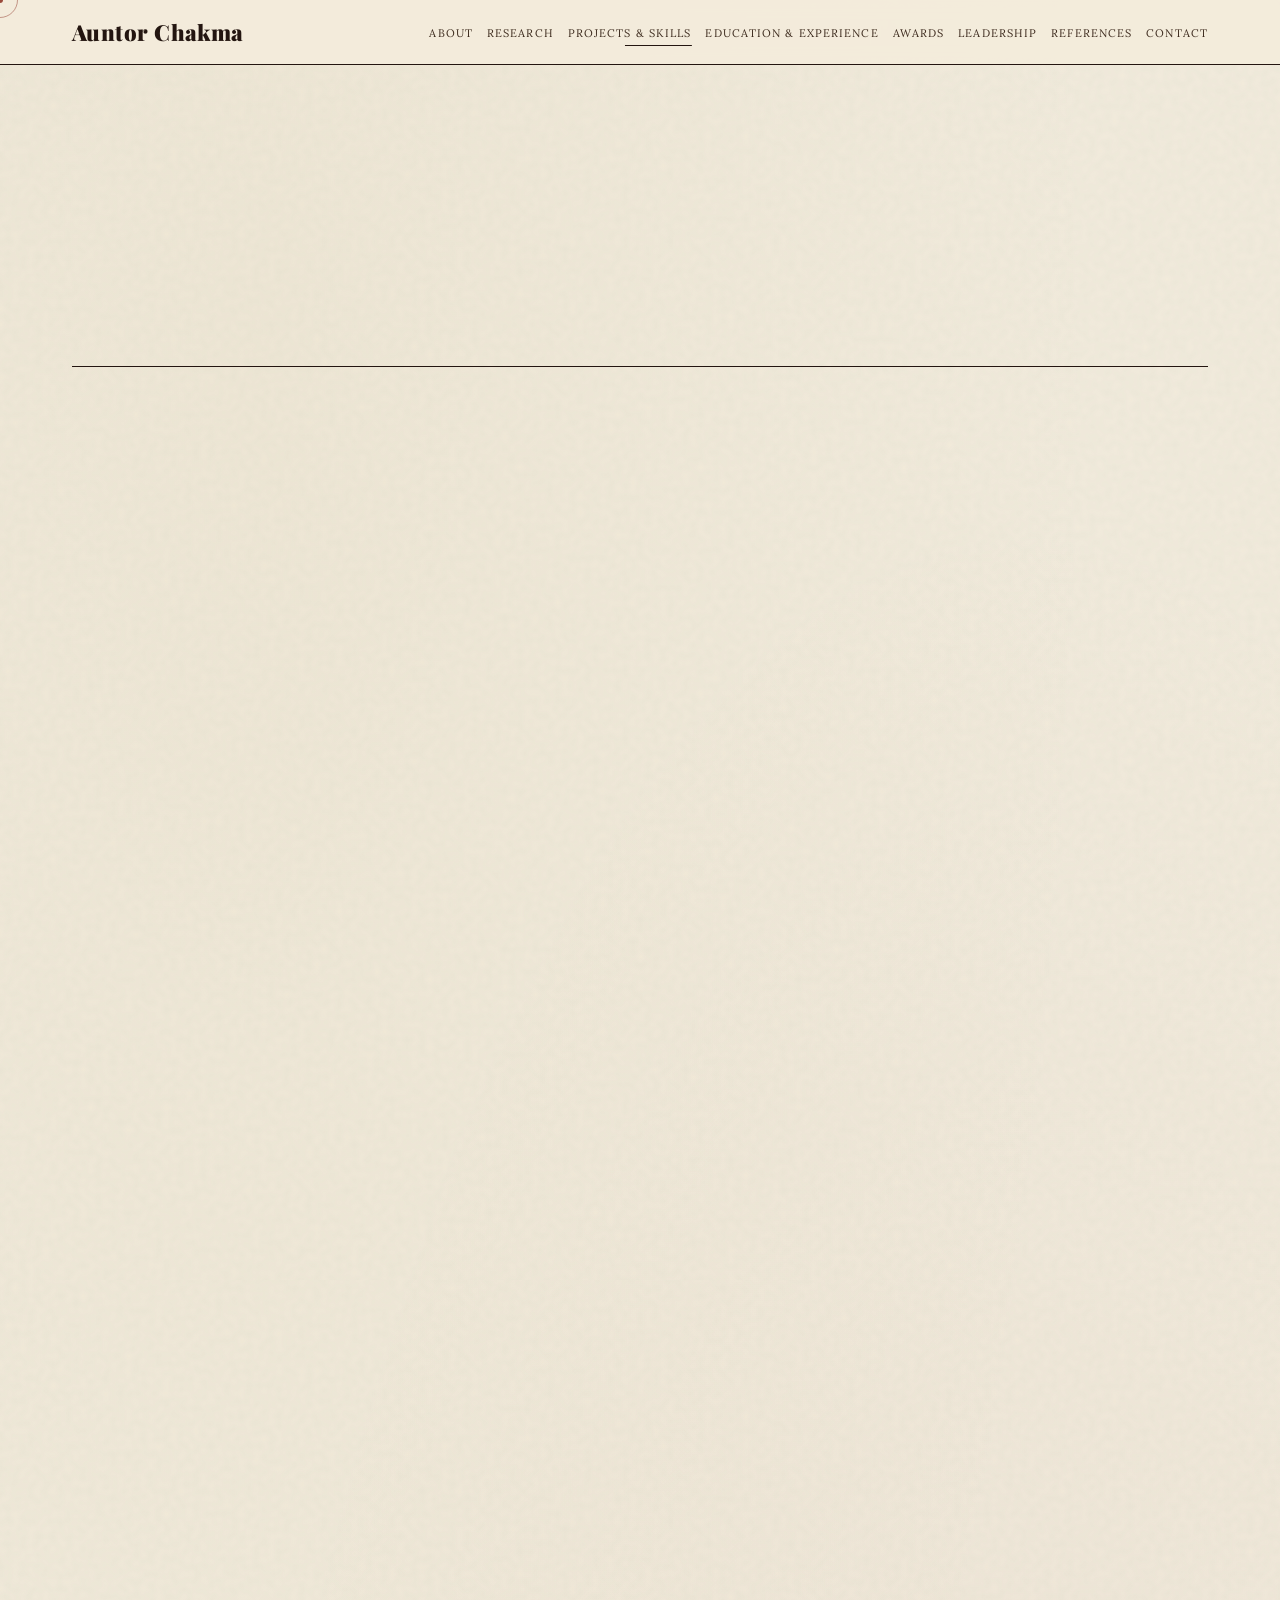
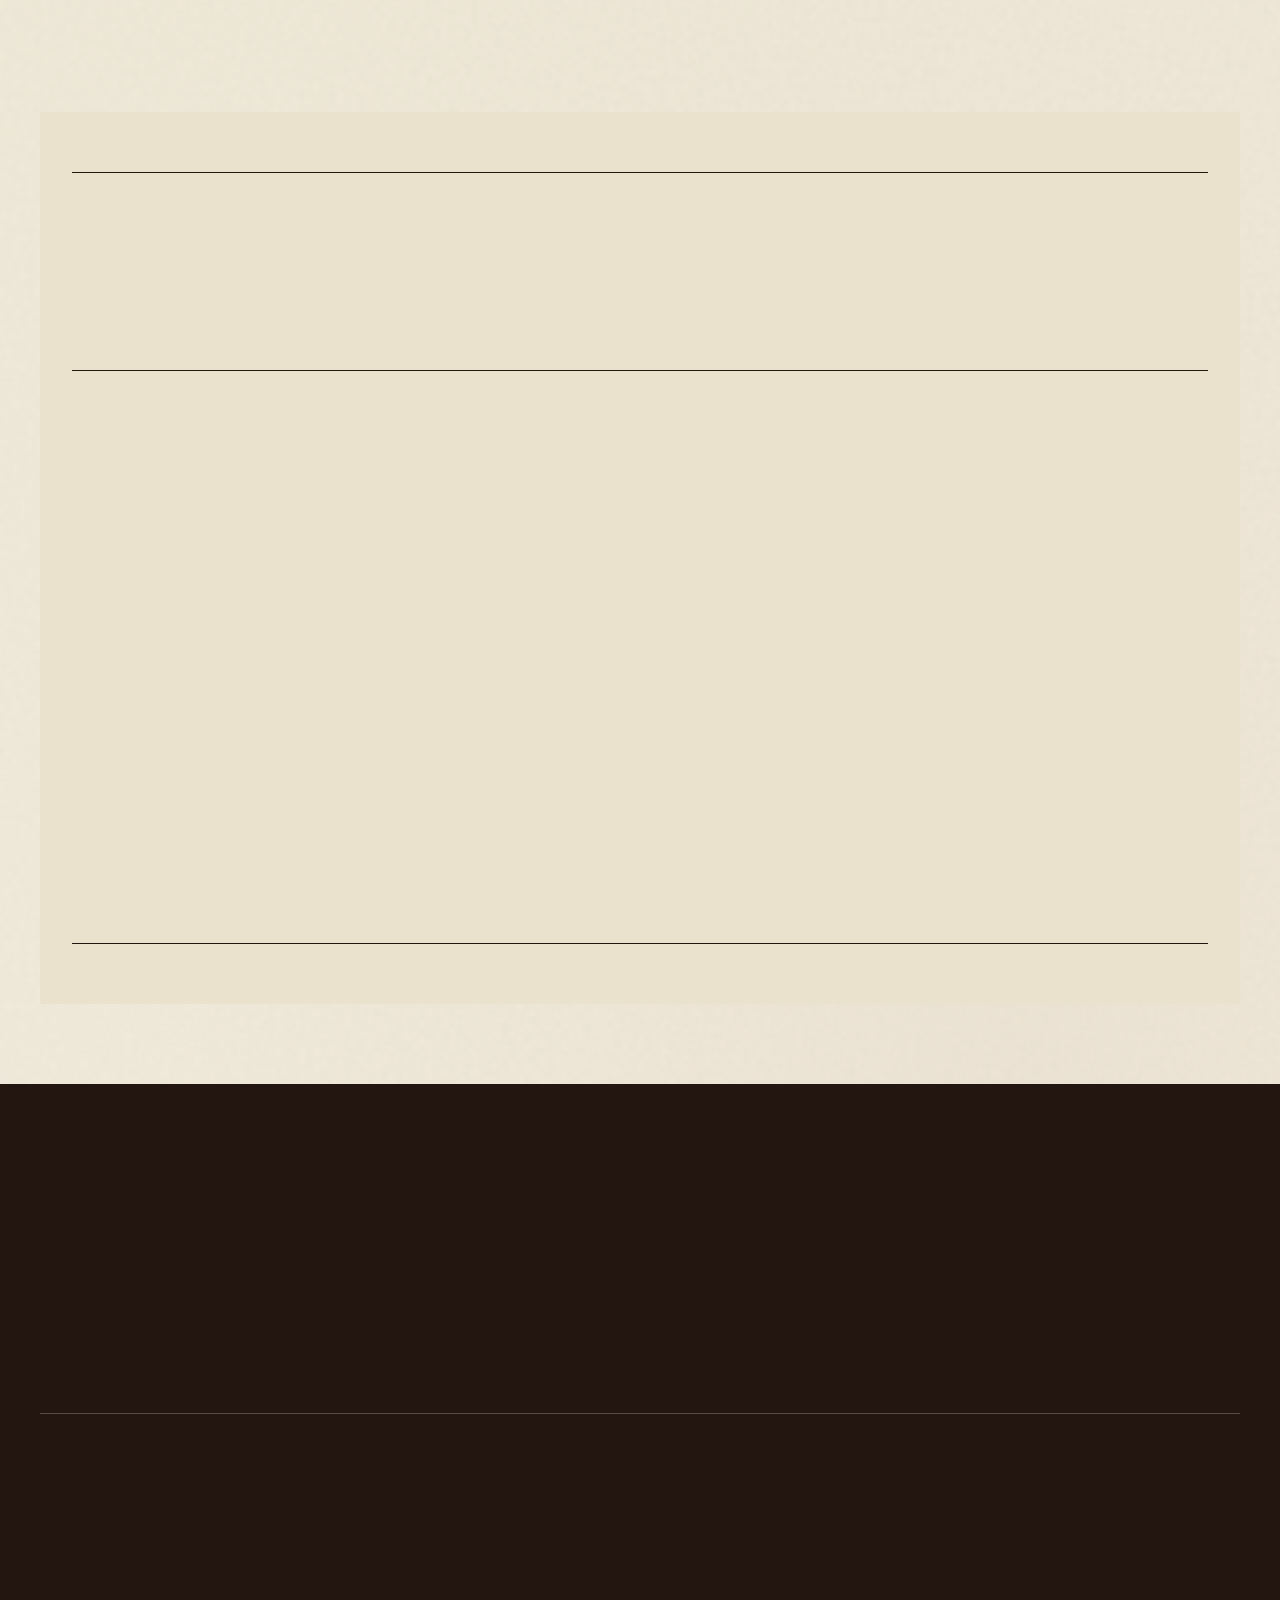
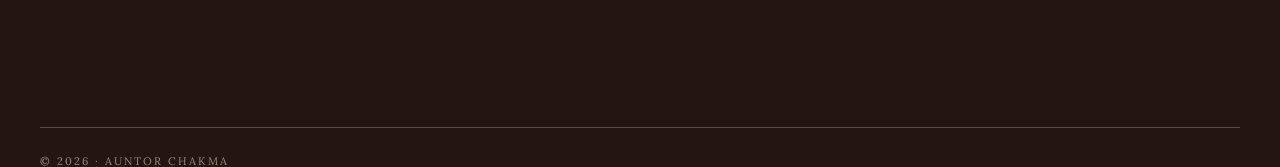
<file: skills.html>
<!DOCTYPE html><html lang="en"><head><meta charset="UTF-8"><title>Moved</title><meta http-equiv="refresh" content="0; url=projects.html#skills"><link rel="canonical" href="projects.html#skills"></head><body><p>This page moved to <a href="projects.html#skills">projects.html#skills</a>.</p></body></html>
</file>
<file: assets/css/main.css>
:root{
    --paper:#f3ecdc;
    --paper-deep:#ebe2cd;
    --paper-shade:#e3d8bd;
    --ink:#231510;
    --ink-soft:#3d2b1e;
    --ink-mute:#6a5a4a;
    --accent:#8a2e1f;
    --gold:#a07f2c;
    --rule:#231510;
    --shadow: 0 2px 8px rgba(35,21,16,.06), 0 12px 32px rgba(35,21,16,.08);
  }
  *{box-sizing:border-box;margin:0;padding:0;}
  html{scroll-behavior:smooth;}
  body{
    font-family:'Lora', Georgia, serif;
    background:var(--paper);
    color:var(--ink);
    line-height:1.65;
    font-size:15.5px;
    overflow-x:hidden;
    cursor:none;
    background-image:
      radial-gradient(ellipse at 20% 10%, rgba(160,127,44,.04), transparent 60%),
      radial-gradient(ellipse at 80% 80%, rgba(138,46,31,.04), transparent 60%),
      url("data:image/svg+xml,%3Csvg viewBox='0 0 200 200' xmlns='http://www.w3.org/2000/svg'%3E%3Cfilter id='n'%3E%3CfeTurbulence type='fractalNoise' baseFrequency='0.85' stitchTiles='stitch'/%3E%3CfeColorMatrix values='0 0 0 0 0.08 0 0 0 0 0.13 0 0 0 0 0.22 0 0 0 0.05 0'/%3E%3C/filter%3E%3Crect width='100%25' height='100%25' filter='url(%23n)'/%3E%3C/svg%3E");
  }
  ::selection{background:var(--ink);color:var(--paper);}

  /* ============ CURSOR ============ */
  .cursor-dot, .cursor-ring{
    position:fixed;top:0;left:0;pointer-events:none;z-index:9999;
    transform:translate(-50%,-50%);transition: opacity .3s;
  }
  .cursor-dot{
    width:6px;height:6px;border-radius:50%;background:var(--accent);
    opacity:.85;
  }
  .cursor-ring{
    width:36px;height:36px;border:1px solid rgba(138,46,31,.45);border-radius:50%;
    transition: transform .25s cubic-bezier(.2,.8,.2,1), width .25s, height .25s, background-color .25s, border-color .25s, opacity .3s;
  }
  .cursor-ring.hover{
    width:64px;height:64px;background:rgba(138,46,31,.10);border-color:rgba(138,46,31,.7);
  }
  @media (hover:none){ .cursor-dot, .cursor-ring{ display:none; } body{ cursor:auto; } }

  /* ============ READING PROGRESS ============ */
  .progress{
    position:fixed;top:0;left:0;height:3px;width:0;background:var(--ink);z-index:1000;
    transition:width .1s linear;
  }

  /* ============ NAV / MASTHEAD ============ */
  .masthead{
    position:sticky;top:0;z-index:100;
    background:rgba(243,236,220,.92);
    backdrop-filter:blur(8px);
    border-bottom:1px double var(--rule);
  }
  .masthead-inner{
    max-width:1200px;margin:0 auto;
    padding:14px 32px;
    display:flex;align-items:center;justify-content:space-between;
    gap:24px;
  }
  .brand{
    font-family:'Playfair Display', serif;
    font-weight:900;font-size:22px;letter-spacing:.02em;
    text-decoration:none;color:var(--ink);
    display:flex;align-items:baseline;gap:10px;
  }
  .brand small{
    font-family:'Lora', serif;font-weight:400;font-size:11px;
    text-transform:uppercase;letter-spacing:.2em;color:var(--ink-mute);
  }
  .nav-links{
    display:flex;list-style:none;gap:14px;
  }
  .nav-links a{
    font-family:'Lora', serif;font-size:11px;text-transform:uppercase;
    letter-spacing:.10em;color:var(--ink-soft);text-decoration:none;
    position:relative;padding:6px 0;transition:color .2s;white-space:nowrap;
  }
  .brand small{white-space:nowrap;}
  .brand{white-space:nowrap;}
  .nav-toggle{
    display:none;width:36px;height:28px;background:transparent;border:none;
    cursor:none;flex-direction:column;justify-content:center;gap:6px;padding:0;
  }
  .nav-toggle span{display:block;width:24px;height:1px;background:var(--ink);transition:transform .3s, opacity .3s;}
  .nav-toggle.open span:nth-child(1){transform:translateY(7px) rotate(45deg);}
  .nav-toggle.open span:nth-child(2){opacity:0;}
  .nav-toggle.open span:nth-child(3){transform:translateY(-7px) rotate(-45deg);}
  @media (max-width: 1120px){
    .nav-toggle{display:flex;}
    .nav-links{
      position:absolute;top:100%;right:0;left:0;
      background:var(--paper);
      flex-direction:column;gap:0;
      border-bottom:1px double var(--rule);
      max-height:0;overflow:hidden;
      transition:max-height .4s cubic-bezier(.2,.8,.2,1);
    }
    .nav-links.open{max-height:700px;}
    .nav-links li{border-top:1px solid rgba(35,21,16,.12);}
    .nav-links a{display:block;padding:16px 32px;font-size:13px;letter-spacing:.18em;}
    .masthead-inner{position:relative;}
  }
  .nav-links a::after{
    content:"";position:absolute;left:0;right:0;bottom:0;height:1px;
    background:var(--ink);transform:scaleX(0);transform-origin:right center;
    transition:transform .35s cubic-bezier(.2,.8,.2,1);
  }
  .nav-links a:hover{color:var(--ink);}
  .nav-links a:hover::after{transform:scaleX(1);transform-origin:left center;}
  .nav-links a.active{color:var(--ink);}
  .nav-links a.active::after{transform:scaleX(1);}

  /* ============ HERO / FRONT PAGE ============ */
  .hero{
    max-width:1200px;margin:0 auto;
    padding:24px 32px 80px;
    position:relative;
  }
  .dateline{
    display:flex;justify-content:space-between;align-items:center;
    font-family:'Lora', serif;font-size:11px;letter-spacing:.22em;
    text-transform:uppercase;color:var(--ink-mute);
    padding:14px 0;
    border-top:1px solid var(--rule);
    border-bottom:1px solid var(--rule);
  }
  .dateline .center{font-style:italic;letter-spacing:.05em;text-transform:none;font-size:13px;}

  .nameplate{
    text-align:center;padding:54px 0 36px;
    border-bottom:3px double var(--rule);
    position:relative;
  }
  .kicker{
    font-family:'Playfair Display', serif;font-style:italic;
    font-size:18px;color:var(--accent);margin-bottom:8px;
    letter-spacing:.02em;
  }
  .nameplate h1{
    font-family:'Playfair Display', serif;
    font-weight:900;
    font-size:clamp(49px, 8.5vw, 119px);
    line-height:.92;letter-spacing:-.02em;
    color:var(--ink);
  }
  .nameplate h1 .amp{
    font-style:italic;font-weight:500;color:var(--accent);
    margin:0 .08em;
  }
  .subhead{
    font-family:'Playfair Display', serif;
    font-size:clamp(16px, 2vw, 22px);font-style:italic;
    color:var(--ink-soft);margin-top:18px;
    letter-spacing:.01em;
  }
  .nameplate .ornament{
    margin:22px auto 0;width:120px;height:18px;
    color:var(--ink);
  }

  /* HERO GRID below nameplate */
  .hero-grid{
    display:grid;grid-template-columns: 1fr 320px 1fr;
    gap:48px;
    padding-top:48px;
    align-items:start;
  }
  @media (max-width: 980px){
    .hero-grid{grid-template-columns:1fr;gap:32px;}
  }

  .lede{
    border-top:1px solid var(--rule);padding-top:18px;
  }
  .lede .label{
    font-family:'Lora', serif;text-transform:uppercase;
    font-size:11px;letter-spacing:.22em;color:var(--ink-mute);
    margin-bottom:14px;
  }
  .lede p{font-size:14.5px;line-height:1.65;color:var(--ink-soft);}
  .lede p + p{margin-top:14px;}
  .lede p:first-of-type::first-letter{
    font-family:'Playfair Display', serif;
    font-weight:900;font-size:58px;line-height:.85;
    float:left;padding:6px 12px 0 0;color:var(--ink);
  }

  /* PORTRAIT */
  .portrait{
    position:relative;
    display:flex;flex-direction:column;align-items:center;
  }
  .portrait-frame{
    width:min(280px, 62vw);height:min(280px, 62vw);border-radius:50%;
    background:var(--paper-shade);
    box-shadow: inset 0 0 0 1px var(--rule), inset 0 0 0 8px var(--paper-shade), inset 0 0 0 9px var(--rule);
    position:relative;overflow:hidden;
  }
  .portrait-frame svg,.portrait-frame img{width:100%;height:100%;display:block;object-fit:cover;}
  .portrait-cap{
    margin-top:18px;text-align:center;
    font-family:'Playfair Display', serif;font-style:italic;
    font-size:14px;color:var(--ink-mute);
  }
  .portrait-cap strong{
    display:block;text-transform:uppercase;letter-spacing:.2em;
    font-family:'Lora', serif;font-weight:600;font-size:11px;
    font-style:normal;color:var(--ink);margin-top:2px;
  }
  .portrait::before, .portrait::after{
    content:"";position:absolute;left:50%;transform:translateX(-50%);
    width:1px;background:var(--rule);
  }
  .portrait::before{top:-32px;height:24px;}
  .portrait::after{bottom:-8px;height:24px;}

  /* DETAILS column */
  .details{
    border-top:1px solid var(--rule);padding-top:18px;
  }
  .details .label{
    font-family:'Lora', serif;text-transform:uppercase;
    font-size:11px;letter-spacing:.22em;color:var(--ink-mute);
    margin-bottom:14px;
  }
  .detail-row{
    display:grid;grid-template-columns:90px 1fr;gap:12px;
    padding:10px 0;border-bottom:1px dotted rgba(35,21,16,.2);
    font-size:14px;
  }
  .detail-row:last-child{border-bottom:none;}
  .detail-row dt{
    font-family:'Playfair Display', serif;font-style:italic;
    color:var(--ink-mute);
  }
  .detail-row dd{color:var(--ink);font-weight:500;}
  .detail-row a{color:var(--ink);text-decoration:none;border-bottom:1px dotted rgba(35,21,16,.3);transition:border-color .2s;}
  .detail-row a:hover{border-color:var(--accent);color:var(--accent);}

  .hero-cta{
    margin-top:24px;display:flex;flex-wrap:wrap;gap:12px;
  }
  .btn{
    font-family:'Lora', serif;font-size:13px;
    text-transform:uppercase;letter-spacing:.2em;
    padding:14px 22px;border:1px solid var(--ink);
    background:transparent;color:var(--ink);text-decoration:none;
    cursor:none;transition: all .3s cubic-bezier(.2,.8,.2,1);
    display:inline-flex;align-items:center;gap:10px;
    position:relative;overflow:hidden;
  }
  .btn::before{
    content:"";position:absolute;inset:0;
    background:var(--ink);transform:translateY(101%);
    transition:transform .35s cubic-bezier(.2,.8,.2,1);z-index:0;
  }
  .btn span{position:relative;z-index:1;}
  .btn:hover{color:var(--paper);}
  .btn:hover::before{transform:translateY(0);}
  .btn.solid{background:var(--ink);color:var(--paper);}
  .btn.solid::before{background:var(--paper);transform:translateY(101%);}
  .btn.solid:hover{color:var(--ink);}

  /* ============ SECTION COMMONS ============ */
  section.chapter{
    max-width:1200px;margin:0 auto;
    padding:60px 32px;
    position:relative;
  }
  .chapter-header{
    text-align:center;margin-bottom:56px;
    position:relative;
  }
  .chapter-no{
    font-family:'Playfair Display', serif;font-style:italic;
    font-size:14px;color:var(--accent);letter-spacing:.05em;
    margin-bottom:10px;
  }
  .chapter-title{
    font-family:'Playfair Display', serif;font-weight:800;
    font-size:clamp(36px, 5.4vw, 58px);
    letter-spacing:-.01em;line-height:1;
  }
  .chapter-sub{
    font-family:'Playfair Display', serif;font-style:italic;
    color:var(--ink-soft);font-size:18px;margin-top:14px;
  }
  .chapter-header .ornament{
    margin:24px auto 0;width:120px;height:18px;color:var(--ink);
  }
  .alt-bg{background:var(--paper-deep);}
  .alt-bg::before, .alt-bg::after{
    content:"";display:block;height:1px;background:var(--rule);
  }

  /* ============ ABOUT / BIO ============ */
  .about-grid{
    display:grid;grid-template-columns: 2fr 1fr;gap:64px;
    align-items:start;
  }
  @media (max-width: 880px){.about-grid{grid-template-columns:1fr;gap:32px;}}
  .bio-prose p{font-size:15.5px;line-height:1.7;margin-bottom:16px;color:var(--ink-soft);}
  .bio-prose p:first-child::first-letter{
    font-family:'Playfair Display', serif;font-weight:900;
    font-size:66px;line-height:.85;float:left;padding:8px 14px 0 0;color:var(--ink);
  }
  .pullquote{
    font-family:'Playfair Display', serif;font-style:italic;
    font-size:20px;line-height:1.4;color:var(--ink);
    padding:24px 0;border-top:1px solid var(--rule);border-bottom:1px solid var(--rule);
    margin:30px 0;
    position:relative;
  }
  .pullquote::before{
    content:"\201C";position:absolute;left:-32px;top:-8px;
    font-size:64px;color:var(--accent);font-family:'Playfair Display',serif;
  }
  .timeline-wrap{
    position:relative;
  }
  .timeline-toggle{
    display:flex;align-items:center;gap:10px;
    font-family:'Lora', serif;font-size:12px;letter-spacing:.2em;
    text-transform:uppercase;color:var(--ink);
    background:transparent;border:none;cursor:none;
    padding:0 0 16px 0;border-bottom:1px solid var(--rule);
    width:100%;justify-content:space-between;
  }
  .timeline-toggle .plus{
    width:20px;height:20px;display:inline-flex;align-items:center;justify-content:center;
    border:1px solid var(--ink);border-radius:50%;font-size:14px;
    transition:transform .3s;
  }
  .timeline-toggle.open .plus{transform:rotate(45deg);}
  .timeline{
    overflow:hidden;max-height:240px;transition:max-height .6s cubic-bezier(.2,.8,.2,1);
    position:relative;
  }
  .timeline.open{max-height:1600px;}
  .timeline::after{
    content:"";position:absolute;left:0;right:0;bottom:0;height:80px;
    background:linear-gradient(transparent, var(--paper));pointer-events:none;
    transition:opacity .3s;
  }
  .timeline.open::after{opacity:0;}
  .timeline-item{
    display:grid;grid-template-columns:90px 1fr;gap:18px;
    padding:16px 0;border-bottom:1px dotted rgba(35,21,16,.2);
    position:relative;
  }
  .timeline-item .yr{
    font-family:'Playfair Display', serif;font-weight:700;
    font-size:18px;color:var(--accent);
  }
  .timeline-item .yr small{display:block;font-style:italic;font-weight:400;font-size:12px;color:var(--ink-mute);}
  .timeline-item h4{
    font-family:'Playfair Display', serif;font-weight:600;font-size:17px;
    margin-bottom:4px;
  }
  .timeline-item p{font-size:13px;color:var(--ink-mute);line-height:1.55;}

  /* ============ INTERESTS ============ */
  .interests{
    display:grid;grid-template-columns:1fr 1fr;gap:40px;
  }
  @media (max-width: 760px){.interests{grid-template-columns:1fr;}}
  .interest-block h3{
    font-family:'Playfair Display', serif;font-style:italic;font-weight:500;
    font-size:22px;margin-bottom:18px;
    padding-bottom:10px;border-bottom:1px solid var(--rule);
    display:flex;align-items:baseline;gap:12px;
  }
  .interest-block h3 .sn{font-size:14px;color:var(--accent);font-style:normal;letter-spacing:.1em;}
  .tag-list{display:flex;flex-wrap:wrap;gap:10px;}
  .tag{
    font-family:'Lora', serif;font-size:13px;
    padding:8px 14px;border:1px solid var(--rule);
    color:var(--ink);background:transparent;
    transition: all .3s;
    letter-spacing:.04em;
  }
  .tag.primary{background:var(--accent);color:var(--paper);border-color:var(--accent);}
  .tag:hover{background:var(--accent);color:var(--paper);border-color:var(--accent);transform:translateY(-2px);}

  /* ============ PUBLICATIONS ============ */
  .pub-filters{
    display:flex;flex-wrap:wrap;gap:8px;justify-content:center;
    margin-bottom:48px;padding:18px 0;
    border-top:1px solid var(--rule);border-bottom:1px solid var(--rule);
  }
  .filter-btn{
    font-family:'Lora', serif;font-size:12px;letter-spacing:.18em;
    text-transform:uppercase;padding:8px 16px;
    background:transparent;border:1px solid transparent;
    color:var(--ink-soft);cursor:none;transition: all .25s;
  }
  .filter-btn:hover{color:var(--ink);}
  .filter-btn.active{
    border-color:var(--ink);color:var(--ink);background:var(--paper-shade);
  }
  .publications{display:flex;flex-direction:column;gap:0;}
  .pub-card{
    display:grid;grid-template-columns:140px 1fr auto;gap:32px;
    padding:32px 0;border-bottom:1px solid var(--rule);
    align-items:start;position:relative;
    transition: padding .35s, background .35s;
  }
  .pub-card:first-child{border-top:1px solid var(--rule);}
  .pub-card::before{
    content:"";position:absolute;left:-24px;right:-24px;top:0;bottom:0;
    background:var(--paper-shade);opacity:0;transition:opacity .35s;
    z-index:0;
  }
  .pub-card:hover{padding-left:24px;padding-right:24px;margin-left:-24px;margin-right:-24px;}
  .pub-card:hover::before{opacity:1;}
  .pub-card > *{position:relative;z-index:1;}
  .pub-year{
    font-family:'Playfair Display', serif;font-weight:800;
    font-size:38px;line-height:1;color:var(--ink);
  }
  .pub-year small{
    display:block;font-family:'Lora', serif;font-size:11px;font-weight:400;
    text-transform:uppercase;letter-spacing:.2em;color:var(--ink-mute);
    margin-top:6px;
  }
  .pub-meta{display:flex;align-items:center;gap:10px;margin-bottom:10px;flex-wrap:wrap;}
  .pub-badge{
    font-family:'Lora', serif;font-size:10px;letter-spacing:.22em;
    text-transform:uppercase;padding:4px 10px;border:1px solid var(--rule);
  }
  .pub-badge.published{background:var(--ink);color:var(--paper);border-color:var(--ink);}
  .pub-badge.accepted{background:var(--accent);color:var(--paper);border-color:var(--accent);}
  .pub-badge.review{color:var(--accent);border-color:var(--accent);}
  .pub-badge.thesis{color:var(--gold);border-color:var(--gold);}
  .pub-badge.ongoing{color:var(--gold);border-color:var(--gold);}
  .pub-type{
    font-family:'Playfair Display',serif;font-style:italic;
    font-size:13px;color:var(--ink-mute);
  }
  .pub-card h3{
    font-family:'Playfair Display', serif;font-weight:600;
    font-size:20px;line-height:1.3;margin-bottom:10px;
    color:var(--ink);
    transition: color .3s;
  }
  .pub-card:hover h3{color:var(--accent);}
  .pub-authors{font-size:13px;color:var(--ink-soft);margin-bottom:6px;line-height:1.55;}
  .pub-authors strong{color:var(--ink);}
  .pub-venue{
    font-family:'Playfair Display',serif;font-style:italic;
    font-size:14px;color:var(--ink-mute);
  }
  .pub-link{
    font-family:'Lora', serif;font-size:12px;letter-spacing:.18em;
    text-transform:uppercase;color:var(--ink);text-decoration:none;
    display:inline-flex;align-items:center;gap:8px;white-space:nowrap;
    border-bottom:1px solid transparent;padding-bottom:2px;
    transition: border-color .3s, color .3s;
  }
  .pub-link:hover{border-color:var(--accent);color:var(--accent);}
  .pub-link .arrow{transition: transform .3s;}
  .pub-link:hover .arrow{transform:translateX(4px);}
  @media (max-width: 720px){
    .pub-card{grid-template-columns:1fr;gap:12px;}
    .pub-year{font-size:26px;}
  }

  /* ============ PROJECTS ============ */
  .projects-grid{
    display:grid;grid-template-columns:repeat(auto-fill, minmax(min(320px, 100%), 1fr));
    gap:0;border-top:1px solid var(--rule);
  }
  .project{
    padding:28px;border-right:1px solid var(--rule);border-bottom:1px solid var(--rule);
    position:relative;cursor:none;transition: background .35s;
    overflow:hidden;
    display:block;text-decoration:none;color:inherit;
  }
  .project:visited{color:inherit;}
  .project::before{
    content:"";position:absolute;top:0;left:0;right:0;height:0;
    background:rgba(160,127,44,.12);transition: height .4s cubic-bezier(.2,.8,.2,1);
  }
  .project:hover{background:var(--paper-deep);}
  .project:hover::before{height:100%;}
  .project > *{position:relative;z-index:1;transition: color .35s;}
  .project:hover .p-num{color:var(--gold);}
  .project:hover h3{color:var(--ink);}
  .project:hover p{color:var(--ink-soft);}
  .project:hover .p-stack span{color:var(--ink-mute);border-color:rgba(35,21,16,.25);}
  .p-num{
    font-family:'Playfair Display', serif;font-style:italic;
    font-size:14px;color:var(--accent);margin-bottom:14px;
  }
  .project h3{
    font-family:'Playfair Display', serif;font-weight:600;
    font-size:20px;line-height:1.25;margin-bottom:12px;color:var(--ink);
  }
  .project p{font-size:13px;line-height:1.6;color:var(--ink-soft);margin-bottom:20px;}
  .p-stack{display:flex;flex-wrap:wrap;gap:6px;margin-bottom:20px;}
  .p-stack span{
    font-family:'Lora', serif;font-size:11px;letter-spacing:.1em;
    padding:4px 10px;border:1px solid rgba(35,21,16,.2);color:var(--ink-mute);
    text-transform:uppercase;
  }
  .p-link{
    font-family:'Lora', serif;font-size:12px;letter-spacing:.2em;
    text-transform:uppercase;color:var(--ink-mute);text-decoration:none;
    display:inline-flex;align-items:center;gap:8px;
  }
  .p-link .arrow{transition:transform .3s;}
  .project:hover .p-link{color:var(--accent);}
  .project:hover .p-link .arrow{transform:translateX(4px);}

  /* ============ EXPERIENCE ============ */
  .experience{
    position:relative;
  }
  .exp-item{
    display:grid;grid-template-columns:200px 1fr;gap:48px;
    padding:36px 0;border-bottom:1px solid var(--rule);
    align-items:start;
  }
  .exp-item:first-child{border-top:1px solid var(--rule);}
  .exp-date{
    font-family:'Playfair Display', serif;font-style:italic;
    color:var(--ink-mute);font-size:15px;line-height:1.4;
    padding-top:6px;
  }
  .exp-content h3{
    font-family:'Playfair Display', serif;font-weight:600;font-size:24px;
    margin-bottom:6px;
  }
  .exp-org{
    font-family:'Playfair Display', serif;font-style:italic;
    color:var(--accent);font-size:17px;margin-bottom:14px;
  }
  .exp-content ul{list-style:none;padding-left:0;}
  .exp-content li{
    position:relative;padding-left:22px;margin-bottom:8px;
    font-size:15px;color:var(--ink-soft);
  }
  .exp-content li::before{
    content:"\2014";position:absolute;left:0;color:var(--accent);
  }
  .exp-stack{display:flex;flex-wrap:wrap;gap:8px;margin-top:14px;}
  .exp-stack span{
    font-family:'Lora', serif;font-size:11px;letter-spacing:.12em;
    padding:3px 8px;border:1px solid var(--rule);text-transform:uppercase;
  }
  @media (max-width:760px){
    .exp-item{grid-template-columns:1fr;gap:14px;}
  }

  /* ============ AWARDS ============ */
  .awards-grid{
    display:grid;grid-template-columns:repeat(auto-fill, minmax(min(280px, 100%), 1fr));
    gap:0;border-top:1px solid var(--rule);
  }
  .award{
    padding:28px;border-right:1px solid var(--rule);border-bottom:1px solid var(--rule);
    transition: background .3s;position:relative;
  }
  .award:hover{background:var(--paper-shade);}
  .award .ord{
    font-family:'Playfair Display', serif;font-style:italic;
    font-size:13px;color:var(--accent);margin-bottom:8px;
  }
  .award h4{
    font-family:'Playfair Display', serif;font-weight:600;font-size:18px;
    line-height:1.3;margin-bottom:8px;
  }
  .award p{font-size:13px;color:var(--ink-soft);margin-bottom:10px;}
  .award .year{
    font-family:'Lora', serif;font-size:11px;letter-spacing:.2em;
    text-transform:uppercase;color:var(--ink-mute);
    padding-top:8px;border-top:1px dotted rgba(35,21,16,.2);
  }

  /* ============ CONTACT / COLOPHON ============ */
  .colophon{
    background:var(--ink);color:var(--paper);
    padding:88px 32px 40px;
    margin-top:80px;
  }
  .colophon-inner{max-width:1200px;margin:0 auto;}
  .colophon .chapter-title, .colophon .chapter-no, .colophon .chapter-sub{color:var(--paper);}
  .colophon .chapter-no{color:var(--paper);opacity:.7;}
  .colophon-grid{
    display:grid;grid-template-columns:1.4fr 1fr 1fr;gap:48px;
    border-top:1px solid rgba(243,236,220,.25);
    padding-top:48px;margin-top:48px;
  }
  @media (max-width:780px){.colophon-grid{grid-template-columns:1fr;}}
  .colophon-col h5{
    font-family:'Lora', serif;font-size:11px;letter-spacing:.22em;
    text-transform:uppercase;color:rgba(243,236,220,.6);
    margin-bottom:16px;padding-bottom:8px;border-bottom:1px dotted rgba(243,236,220,.25);
  }
  .colophon-col p, .colophon-col a{
    color:var(--paper);font-family:'Playfair Display',serif;font-size:22px;
    text-decoration:none;line-height:1.4;display:block;margin-bottom:8px;
    transition: color .25s;
  }
  .colophon-col a:hover{color:var(--gold);}
  .colophon-col small{
    font-family:'Lora', serif;font-size:13px;color:rgba(243,236,220,.7);
    font-style:italic;
  }
  .copy-btn{
    font-family:'Lora', serif;font-size:11px;letter-spacing:.2em;
    text-transform:uppercase;padding:8px 14px;
    background:transparent;border:1px solid rgba(243,236,220,.35);
    color:var(--paper);margin-top:10px;cursor:none;transition: all .25s;
  }
  .copy-btn:hover{background:var(--paper);color:var(--ink);}
  .colophon-foot{
    margin-top:64px;padding-top:24px;border-top:1px solid rgba(243,236,220,.25);
    display:flex;justify-content:space-between;flex-wrap:wrap;gap:16px;
    font-family:'Lora', serif;font-size:11px;letter-spacing:.18em;
    text-transform:uppercase;color:rgba(243,236,220,.55);
  }

  /* ============ ANIMATIONS ============ */
  .reveal{opacity:0;transform:translateY(30px);transition: opacity .9s cubic-bezier(.2,.8,.2,1), transform .9s cubic-bezier(.2,.8,.2,1);}
  .reveal.in{opacity:1;transform:none;}
  .reveal-delay-1{transition-delay:.1s;}
  .reveal-delay-2{transition-delay:.2s;}
  .reveal-delay-3{transition-delay:.3s;}

  /* drop ornament svg color */
  .ornament path, .ornament line, .ornament circle{stroke:currentColor;}

  /* ============ EDUCATION ============ */
  .edu-list{display:flex;flex-direction:column;border-top:1px solid var(--rule);}
  .edu-item{
    display:grid;grid-template-columns:200px 1fr;gap:48px;
    padding:36px 0;border-bottom:1px solid var(--rule);align-items:start;
  }
  .edu-side{
    font-family:'Playfair Display',serif;font-style:italic;
    color:var(--ink-mute);font-size:15px;line-height:1.5;padding-top:6px;
  }
  .edu-side strong{
    display:block;font-family:'Lora',serif;font-weight:600;font-style:normal;
    font-size:11px;letter-spacing:.22em;color:var(--accent);text-transform:uppercase;
    margin-bottom:6px;
  }
  .edu-body h3{
    font-family:'Playfair Display',serif;font-weight:600;font-size:22px;margin-bottom:4px;
  }
  .edu-body .inst{
    font-family:'Playfair Display',serif;font-style:italic;color:var(--accent);
    font-size:17px;margin-bottom:8px;
  }
  .edu-body .meta{
    font-family:'Lora',serif;font-size:13px;letter-spacing:.04em;color:var(--ink-mute);
    margin-bottom:14px;
  }
  .edu-body .meta strong{
    color:var(--ink);font-weight:600;
    border:1px solid var(--rule);padding:3px 10px;margin-right:10px;
  }
  .edu-body .thesis{
    padding:16px 18px;background:var(--paper-shade);
    border-left:2px solid var(--accent);margin-top:14px;
  }
  .edu-body .thesis h5{
    font-family:'Lora',serif;font-size:11px;letter-spacing:.22em;
    text-transform:uppercase;color:var(--ink-mute);margin-bottom:6px;
  }
  .edu-body .thesis p{font-size:13px;line-height:1.6;color:var(--ink-soft);}

  /* semester grades */
  .sem-grades{margin:14px 0 0;}
  .sem-grades h5{
    font-family:'Lora',serif;font-size:10px;letter-spacing:.22em;
    text-transform:uppercase;color:var(--ink-mute);margin-bottom:10px;
  }
  .sem-row{display:flex;flex-wrap:wrap;gap:10px;}
  .sem{
    display:flex;flex-direction:column;align-items:center;gap:4px;
    padding:12px 20px;border:1px solid var(--rule);
    background:var(--paper);min-width:72px;
    transition: background .25s, border-color .25s;
  }
  .sem:hover{background:var(--accent);border-color:var(--accent);}
  .sem:hover .sem-no, .sem:hover .sem-gpa{color:var(--paper);}
  .sem-no{
    font-family:'Lora',serif;font-size:10px;letter-spacing:.18em;
    text-transform:uppercase;color:var(--ink-mute);
    transition:color .25s;
  }
  .sem-gpa{
    font-family:'Playfair Display',serif;font-weight:700;
    font-size:22px;color:var(--accent);line-height:1;
    transition:color .25s;
  }
  .edu-body .thesis .ttl{
    font-family:'Playfair Display',serif;font-weight:600;color:var(--ink);font-size:15px;
    margin-bottom:6px;display:block;font-style:italic;
  }
  .coursework{
    margin-top:16px;
  }
  .coursework h5{
    font-family:'Lora',serif;font-size:11px;letter-spacing:.22em;
    text-transform:uppercase;color:var(--ink-mute);margin-bottom:10px;
  }
  .coursework .row{display:flex;flex-wrap:wrap;gap:6px;}
  .coursework .row span{
    font-family:'Lora',serif;font-size:12px;letter-spacing:.04em;
    padding:5px 11px;border:1px solid var(--rule);color:var(--ink);
    transition: all .25s;
  }
  .coursework .row span:hover{background:var(--accent);color:var(--paper);border-color:var(--accent);}
  @media (max-width:760px){.edu-item{grid-template-columns:1fr;gap:12px;}}

  /* ============ SKILLS ============ */
  .skills-grid{
    display:grid;grid-template-columns:1fr 1fr;gap:0;
    border-top:1px solid var(--rule);
  }
  .skill-cat{
    padding:32px;border-right:1px solid var(--rule);border-bottom:1px solid var(--rule);
    position:relative;
  }
  .skill-cat:nth-child(2n){border-right:none;}
  @media (max-width:780px){
    .skills-grid{grid-template-columns:1fr;}
    .skill-cat{border-right:none;}
  }
  .skill-cat .sn{
    font-family:'Playfair Display',serif;font-style:italic;
    color:var(--accent);font-size:13px;margin-bottom:6px;display:block;
  }
  .skill-cat h4{
    font-family:'Playfair Display',serif;font-weight:600;font-size:20px;
    margin-bottom:16px;padding-bottom:10px;border-bottom:1px solid rgba(35,21,16,.18);
  }
  .skill-cat .row{display:flex;flex-wrap:wrap;gap:6px;}
  .skill-cat .row span{
    font-family:'Lora',serif;font-size:12px;letter-spacing:.04em;
    padding:5px 12px;border:1px solid var(--rule);color:var(--ink);
    transition: all .25s;
  }
  .skill-cat .row span:hover{background:var(--accent);color:var(--paper);border-color:var(--accent);}

  /* ============ REFERENCES ============ */
  .refs-grid{
    display:grid;grid-template-columns:repeat(auto-fit, minmax(min(300px, 100%), 1fr));gap:0;
    border-top:1px solid var(--rule);
  }
  .ref-card{
    padding:32px;border-right:1px solid var(--rule);border-bottom:1px solid var(--rule);
    position:relative;transition: background .35s;
  }
  .ref-card:hover{background:var(--paper-shade);}
  .ref-card:last-child{border-right:none;}
  @media (max-width:920px){.ref-card{border-right:none;}}
  .ref-card .ord{
    font-family:'Playfair Display',serif;font-style:italic;
    color:var(--accent);font-size:13px;margin-bottom:14px;
  }
  .ref-card h4{
    font-family:'Playfair Display',serif;font-weight:600;font-size:22px;
    line-height:1.25;margin-bottom:4px;
  }
  .ref-card .ttl{
    font-family:'Playfair Display',serif;font-style:italic;
    color:var(--ink-soft);font-size:15px;margin-bottom:8px;
  }
  .ref-card .org{
    font-size:14px;color:var(--ink-mute);margin-bottom:18px;line-height:1.5;
  }
  .ref-card .lines{
    padding-top:14px;border-top:1px dotted rgba(35,21,16,.2);
    display:flex;flex-direction:column;gap:6px;
  }
  .ref-card .lines a, .ref-card .lines span{
    font-family:'Lora',serif;font-size:13px;color:var(--ink);text-decoration:none;
  }
  .ref-card .lines a{border-bottom:1px dotted rgba(35,21,16,.35);align-self:flex-start;transition:border-color .25s, color .25s;}
  .ref-card .lines a:hover{border-color:var(--accent);color:var(--accent);}
  .ref-card .lines .lbl{
    font-family:'Lora',serif;text-transform:uppercase;font-size:10px;
    letter-spacing:.22em;color:var(--ink-mute);margin-right:6px;
  }

  /* small note next to publication count */
  .note{font-family:'Playfair Display',serif;font-style:italic;color:var(--ink-mute);font-size:14px;}

  /* ============ HIGHLIGHTS ============ */
  .hl{color:var(--accent);font-weight:600;}

  /* ============ STAT CARDS ============ */
  .stats{grid-template-columns:repeat(3,1fr);margin-bottom:56px;}
  .stats .ref-card h4{font-size:42px;line-height:1;margin-bottom:10px;}
  @media (max-width:920px){
    .stats .ref-card{border-right:1px solid var(--rule);}
    .stats .ref-card:last-child{border-right:none;}
  }
  @media (max-width:600px){
    .stats{margin-bottom:36px;}
    .stats .ref-card{padding:16px 10px;}
    .stats .ref-card h4{font-size:29px;margin-bottom:6px;}
    .stats .ref-card .ttl{font-size:12.5px;line-height:1.35;margin-bottom:0;}
  }

  /* ============ REFERENCE LINKS ============ */
  .ref-card .lines a, .ref-card .org a{color:var(--accent);border-bottom:1px solid var(--accent);text-decoration:none;}

  /* ============ PROSE (Mentors) ============ */
  .prose{max-width:760px;margin:0 auto;}
  .prose p{font-size:15.5px;line-height:1.7;margin-bottom:16px;color:var(--ink-soft);}
  .prose a{color:var(--accent);border-bottom:1px solid var(--accent);text-decoration:none;}

  /* ============ FIGURES & DETAILS (added) ============ */
  .fig{margin:14px 0;}
  .fig img{display:block;max-width:min(100%,900px);height:auto;border:1px solid var(--rule);}
  .fig figcaption{font-size:13px;font-style:italic;color:var(--ink-soft);margin-top:6px;}
  details.writeup{margin-top:14px;}
  details.writeup summary{cursor:pointer;color:var(--accent);font-size:14px;}
  details.writeup p{font-size:14px;line-height:1.65;margin:10px 0;}
  details.writeup .sources{color:var(--ink-soft);font-size:13px;}
  .edu-body .note{font-size:14px;line-height:1.65;margin:10px 0;color:var(--ink-soft);}
  .exp-content a,details.writeup a{color:var(--accent);border-bottom:1px solid var(--rule);text-decoration:none;}

  /* ============ MOBILE AND CONTINUOUS SCROLL POLISH (added) ============ */
  section[id],footer[id]{scroll-margin-top:68px;}
  .to-top{position:fixed;right:16px;bottom:16px;z-index:90;width:46px;height:46px;border:1px solid var(--rule);background:var(--paper);color:var(--ink);font-size:20px;line-height:1;cursor:pointer;opacity:0;pointer-events:none;transition:opacity .25s;}
  .to-top.show{opacity:.92;pointer-events:auto;}
  @media (max-width:760px){
    body{font-size:16px;}
    .bio-prose p,.prose p{font-size:16px;}
    .row span,.tag,.tag-list span{font-size:13px;}
    .filter-btn{min-height:42px;font-size:13px;}
    details.writeup summary{padding:12px 0;font-size:16px;}
    .detail-row dd a,.lines a{display:inline-block;padding:6px 0;}
    .copy-btn{min-height:42px;font-size:12px;}
    .pub-link{font-size:13px;}
    .fig img{max-width:100%;}
  }
</file>
